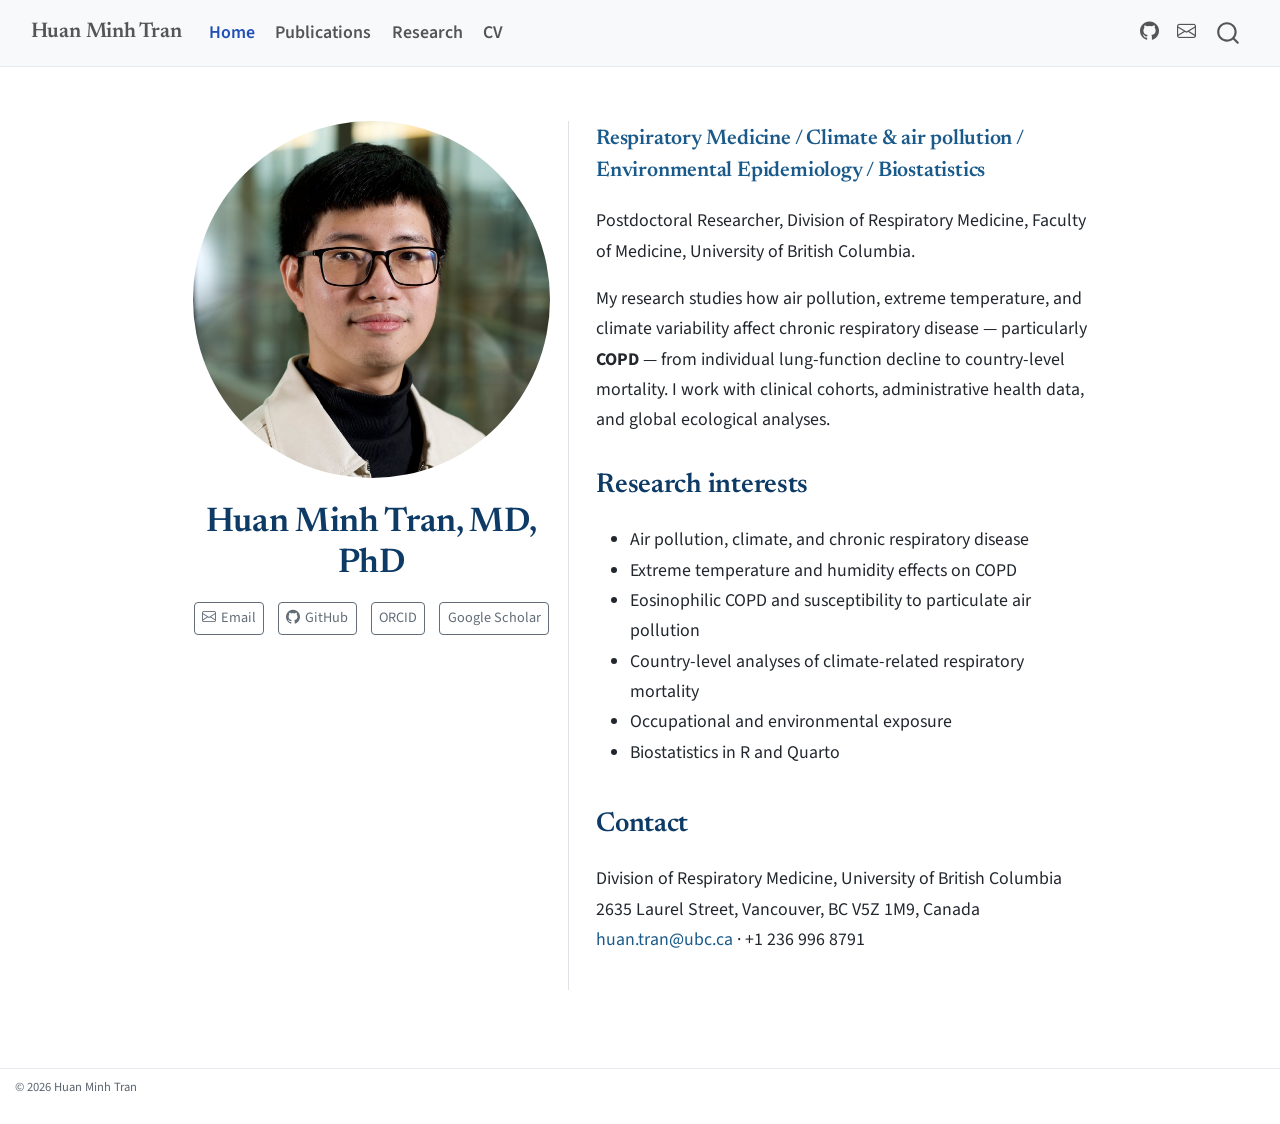
<file: index.html>
<!DOCTYPE html>
<html xmlns="http://www.w3.org/1999/xhtml" lang="en" xml:lang="en"><head>

<meta charset="utf-8">
<meta name="generator" content="quarto-1.9.38">

<meta name="viewport" content="width=device-width, initial-scale=1.0, user-scalable=yes">


<title>Huan Minh Tran, MD, PhD – Huan Minh Tran</title>
<style>
/* Default styles provided by pandoc.
** See https://pandoc.org/MANUAL.html#variables-for-html for config info.
*/
code{white-space: pre-wrap;}
span.smallcaps{font-variant: small-caps;}
div.columns{display: flex; gap: min(4vw, 1.5em);}
div.column{flex: auto; overflow-x: auto;}
div.hanging-indent{margin-left: 1.5em; text-indent: -1.5em;}
ul.task-list{list-style: none;}
ul.task-list li input[type="checkbox"] {
  width: 0.8em;
  margin: 0 0.8em 0.2em -1em; /* quarto-specific, see https://github.com/quarto-dev/quarto-cli/issues/4556 */ 
  vertical-align: middle;
}
</style>


<script src="site_libs/quarto-nav/quarto-nav.js"></script>
<script src="site_libs/quarto-nav/headroom.min.js"></script>
<script src="site_libs/clipboard/clipboard.min.js"></script>
<script src="site_libs/quarto-search/autocomplete.umd.js"></script>
<script src="site_libs/quarto-search/fuse.min.js"></script>
<script src="site_libs/quarto-search/quarto-search.js"></script>
<meta name="quarto:offset" content="./">
<script src="site_libs/quarto-html/quarto.js" type="module"></script>
<script src="site_libs/quarto-html/tabsets/tabsets.js" type="module"></script>
<script src="site_libs/quarto-html/popper.min.js"></script>
<script src="site_libs/quarto-html/tippy.umd.min.js"></script>
<link href="site_libs/quarto-html/tippy.css" rel="stylesheet">
<link href="site_libs/quarto-html/quarto-syntax-highlighting-15634bcf2e68342d4ad2dfa704d543f6.css" rel="stylesheet" id="quarto-text-highlighting-styles">
<script src="site_libs/bootstrap/bootstrap.min.js"></script>
<link href="site_libs/bootstrap/bootstrap-icons.css" rel="stylesheet">
<link href="site_libs/bootstrap/bootstrap-f1623cb938aee83da114aadb306b12ca.min.css" rel="stylesheet" append-hash="true" id="quarto-bootstrap" data-mode="light">
<script id="quarto-search-options" type="application/json">{
  "location": "navbar",
  "copy-button": false,
  "collapse-after": 3,
  "panel-placement": "end",
  "type": "overlay",
  "limit": 50,
  "keyboard-shortcut": [
    "f",
    "/",
    "s"
  ],
  "show-item-context": false,
  "language": {
    "search-no-results-text": "No results",
    "search-matching-documents-text": "matching documents",
    "search-copy-link-title": "Copy link to search",
    "search-hide-matches-text": "Hide additional matches",
    "search-more-match-text": "more match in this document",
    "search-more-matches-text": "more matches in this document",
    "search-clear-button-title": "Clear",
    "search-text-placeholder": "",
    "search-detached-cancel-button-title": "Cancel",
    "search-submit-button-title": "Submit",
    "search-label": "Search"
  }
}</script>
<link rel="stylesheet" href="https://unpkg.com/aos@2.3.4/dist/aos.css">


<link rel="stylesheet" href="styles.css">
</head>

<body class="nav-fixed fullcontent quarto-light">

<div id="quarto-search-results"></div>
  <header id="quarto-header" class="headroom fixed-top">
    <nav class="navbar navbar-expand-lg " data-bs-theme="dark">
      <div class="navbar-container container-fluid">
      <div class="navbar-brand-container mx-auto">
    <a class="navbar-brand" href="./index.html">
    <span class="navbar-title">Huan Minh Tran</span>
    </a>
  </div>
            <div id="quarto-search" class="" title="Search"></div>
          <button class="navbar-toggler" type="button" data-bs-toggle="collapse" data-bs-target="#navbarCollapse" aria-controls="navbarCollapse" role="menu" aria-expanded="false" aria-label="Toggle navigation" onclick="if (window.quartoToggleHeadroom) { window.quartoToggleHeadroom(); }">
  <span class="navbar-toggler-icon"></span>
</button>
          <div class="collapse navbar-collapse" id="navbarCollapse">
            <ul class="navbar-nav navbar-nav-scroll me-auto">
  <li class="nav-item">
    <a class="nav-link active" href="./index.html" aria-current="page"> 
<span class="menu-text">Home</span></a>
  </li>  
  <li class="nav-item">
    <a class="nav-link" href="./publications.html"> 
<span class="menu-text">Publications</span></a>
  </li>  
  <li class="nav-item">
    <a class="nav-link" href="./projects.html"> 
<span class="menu-text">Research</span></a>
  </li>  
  <li class="nav-item">
    <a class="nav-link" href="./cv.html"> 
<span class="menu-text">CV</span></a>
  </li>  
</ul>
            <ul class="navbar-nav navbar-nav-scroll ms-auto">
  <li class="nav-item compact">
    <a class="nav-link" href="https://github.com/huantranUBC"> <i class="bi bi-github" role="img">
</i> 
<span class="menu-text"></span></a>
  </li>  
  <li class="nav-item compact">
    <a class="nav-link" href="mailto:huan.tran@ubc.ca"> <i class="bi bi-envelope" role="img">
</i> 
<span class="menu-text"></span></a>
  </li>  
</ul>
          </div> <!-- /navcollapse -->
            <div class="quarto-navbar-tools">
</div>
      </div> <!-- /container-fluid -->
    </nav>
</header>
<!-- content -->
<div id="quarto-content" class="quarto-container page-columns page-rows-contents page-layout-article page-navbar">
<!-- sidebar -->
<!-- margin-sidebar -->
    
<!-- main -->
<div class="quarto-about-trestles">
  <div class="about-entity">
    <img src="assets/profile.jpg" class="about-image
  round " style="height: 20em; width: 20em;">
<header id="title-block-header" class="quarto-title-block default">
<div class="quarto-title">
<h1 class="title">Huan Minh Tran, MD, PhD</h1>
</div>
<div class="quarto-title-meta">
  </div>
</header>
    <div class="about-links">
  <a href="mailto:huan.tran@ubc.ca" class="about-link" rel="" target="">
    <i class="bi bi-envelope"></i>
     <span class="about-link-text">Email</span>
  </a>
  <a href="https://github.com/huantranUBC" class="about-link" rel="" target="">
    <i class="bi bi-github"></i>
     <span class="about-link-text">GitHub</span>
  </a>
  <a href="https://orcid.org/0000-0002-6415-8021" class="about-link" rel="" target="">
     <span class="about-link-text">ORCID</span>
  </a>
  <a href="https://scholar.google.com/citations?user=OsfxbQsAAAAJ&amp;hl=en" class="about-link" rel="" target="">
     <span class="about-link-text">Google Scholar</span>
  </a>
</div>
  </div>
  <div class="about-contents"><main class="content" id="quarto-document-content">
<div class="tagline">
<p>Respiratory Medicine / Climate &amp; air pollution / Environmental Epidemiology / Biostatistics</p>
</div>
<p>Postdoctoral Researcher, Division of Respiratory Medicine, Faculty of Medicine, University of British Columbia.</p>
<p>My research studies how air pollution, extreme temperature, and climate variability affect chronic respiratory disease — particularly <strong>COPD</strong> — from individual lung-function decline to country-level mortality. I work with clinical cohorts, administrative health data, and global ecological analyses.</p>
<section id="research-interests" class="level2">
<h2 data-anchor-id="research-interests">Research interests</h2>
<ul>
<li>Air pollution, climate, and chronic respiratory disease</li>
<li>Extreme temperature and humidity effects on COPD</li>
<li>Eosinophilic COPD and susceptibility to particulate air pollution</li>
<li>Country-level analyses of climate-related respiratory mortality</li>
<li>Occupational and environmental exposure</li>
<li>Biostatistics in R and Quarto</li>
</ul>
</section>
<section id="contact" class="level2">
<h2 data-anchor-id="contact">Contact</h2>
<p>Division of Respiratory Medicine, University of British Columbia<br>
2635 Laurel Street, Vancouver, BC V5Z 1M9, Canada<br>
<a href="mailto:huan.tran@ubc.ca">huan.tran@ubc.ca</a> · +1 236 996 8791</p>


</section>
</main></div>
</div>
 <!-- /main -->
<script id="quarto-html-after-body" type="application/javascript">
  window.document.addEventListener("DOMContentLoaded", function (event) {
    const isCodeAnnotation = (el) => {
      for (const clz of el.classList) {
        if (clz.startsWith('code-annotation-')) {                     
          return true;
        }
      }
      return false;
    }
    const onCopySuccess = function(e) {
      // button target
      const button = e.trigger;
      // don't keep focus
      button.blur();
      // flash "checked"
      button.classList.add('code-copy-button-checked');
      var currentTitle = button.getAttribute("title");
      button.setAttribute("title", "Copied!");
      let tooltip;
      if (window.bootstrap) {
        button.setAttribute("data-bs-toggle", "tooltip");
        button.setAttribute("data-bs-placement", "left");
        button.setAttribute("data-bs-title", "Copied!");
        tooltip = new bootstrap.Tooltip(button, 
          { trigger: "manual", 
            customClass: "code-copy-button-tooltip",
            offset: [0, -8]});
        tooltip.show();    
      }
      setTimeout(function() {
        if (tooltip) {
          tooltip.hide();
          button.removeAttribute("data-bs-title");
          button.removeAttribute("data-bs-toggle");
          button.removeAttribute("data-bs-placement");
        }
        button.setAttribute("title", currentTitle);
        button.classList.remove('code-copy-button-checked');
      }, 1000);
      // clear code selection
      e.clearSelection();
    }
    const getTextToCopy = function(trigger) {
      const outerScaffold = trigger.parentElement.cloneNode(true);
      const codeEl = outerScaffold.querySelector('code');
      for (const childEl of codeEl.children) {
        if (isCodeAnnotation(childEl)) {
          childEl.remove();
        }
      }
      return codeEl.innerText;
    }
    const clipboard = new window.ClipboardJS('.code-copy-button:not([data-in-quarto-modal])', {
      text: getTextToCopy
    });
    clipboard.on('success', onCopySuccess);
    if (window.document.getElementById('quarto-embedded-source-code-modal')) {
      const clipboardModal = new window.ClipboardJS('.code-copy-button[data-in-quarto-modal]', {
        text: getTextToCopy,
        container: window.document.getElementById('quarto-embedded-source-code-modal')
      });
      clipboardModal.on('success', onCopySuccess);
    }
      var localhostRegex = new RegExp(/^(?:http|https):\/\/localhost\:?[0-9]*\//);
      var mailtoRegex = new RegExp(/^mailto:/);
        var filterRegex = new RegExp("https:\/\/huantranUBC\.github\.io\/huan-research-site");
      var isInternal = (href) => {
          return filterRegex.test(href) || localhostRegex.test(href) || mailtoRegex.test(href);
      }
      // Inspect non-navigation links and adorn them if external
     var links = window.document.querySelectorAll('a[href]:not(.nav-link):not(.navbar-brand):not(.toc-action):not(.sidebar-link):not(.sidebar-item-toggle):not(.pagination-link):not(.no-external):not([aria-hidden]):not(.dropdown-item):not(.quarto-navigation-tool):not(.about-link)');
      for (var i=0; i<links.length; i++) {
        const link = links[i];
        if (!isInternal(link.href)) {
          // undo the damage that might have been done by quarto-nav.js in the case of
          // links that we want to consider external
          if (link.dataset.originalHref !== undefined) {
            link.href = link.dataset.originalHref;
          }
        }
      }
    function tippyHover(el, contentFn, onTriggerFn, onUntriggerFn) {
      const config = {
        allowHTML: true,
        maxWidth: 500,
        delay: 100,
        arrow: false,
        appendTo: function(el) {
            return el.parentElement;
        },
        interactive: true,
        interactiveBorder: 10,
        theme: 'quarto',
        placement: 'bottom-start',
      };
      if (contentFn) {
        config.content = contentFn;
      }
      if (onTriggerFn) {
        config.onTrigger = onTriggerFn;
      }
      if (onUntriggerFn) {
        config.onUntrigger = onUntriggerFn;
      }
      window.tippy(el, config); 
    }
    const noterefs = window.document.querySelectorAll('a[role="doc-noteref"]');
    for (var i=0; i<noterefs.length; i++) {
      const ref = noterefs[i];
      tippyHover(ref, function() {
        // use id or data attribute instead here
        let href = ref.getAttribute('data-footnote-href') || ref.getAttribute('href');
        try { href = new URL(href).hash; } catch {}
        const id = href.replace(/^#\/?/, "");
        const note = window.document.getElementById(id);
        if (note) {
          return note.innerHTML;
        } else {
          return "";
        }
      });
    }
    const xrefs = window.document.querySelectorAll('a.quarto-xref');
    const processXRef = (id, note) => {
      // Strip column container classes
      const stripColumnClz = (el) => {
        el.classList.remove("page-full", "page-columns");
        if (el.children) {
          for (const child of el.children) {
            stripColumnClz(child);
          }
        }
      }
      stripColumnClz(note)
      if (id === null || id.startsWith('sec-')) {
        // Special case sections, only their first couple elements
        const container = document.createElement("div");
        if (note.children && note.children.length > 2) {
          container.appendChild(note.children[0].cloneNode(true));
          for (let i = 1; i < note.children.length; i++) {
            const child = note.children[i];
            if (child.tagName === "P" && child.innerText === "") {
              continue;
            } else {
              container.appendChild(child.cloneNode(true));
              break;
            }
          }
          if (window.Quarto?.typesetMath) {
            window.Quarto.typesetMath(container);
          }
          return container.innerHTML
        } else {
          if (window.Quarto?.typesetMath) {
            window.Quarto.typesetMath(note);
          }
          return note.innerHTML;
        }
      } else {
        // Remove any anchor links if they are present
        const anchorLink = note.querySelector('a.anchorjs-link');
        if (anchorLink) {
          anchorLink.remove();
        }
        if (window.Quarto?.typesetMath) {
          window.Quarto.typesetMath(note);
        }
        if (note.classList.contains("callout")) {
          return note.outerHTML;
        } else {
          return note.innerHTML;
        }
      }
    }
    for (var i=0; i<xrefs.length; i++) {
      const xref = xrefs[i];
      tippyHover(xref, undefined, function(instance) {
        instance.disable();
        let url = xref.getAttribute('href');
        let hash = undefined; 
        if (url.startsWith('#')) {
          hash = url;
        } else {
          try { hash = new URL(url).hash; } catch {}
        }
        if (hash) {
          const id = hash.replace(/^#\/?/, "");
          const note = window.document.getElementById(id);
          if (note !== null) {
            try {
              const html = processXRef(id, note.cloneNode(true));
              instance.setContent(html);
            } finally {
              instance.enable();
              instance.show();
            }
          } else {
            // See if we can fetch this
            fetch(url.split('#')[0])
            .then(res => res.text())
            .then(html => {
              const parser = new DOMParser();
              const htmlDoc = parser.parseFromString(html, "text/html");
              const note = htmlDoc.getElementById(id);
              if (note !== null) {
                const html = processXRef(id, note);
                instance.setContent(html);
              } 
            }).finally(() => {
              instance.enable();
              instance.show();
            });
          }
        } else {
          // See if we can fetch a full url (with no hash to target)
          // This is a special case and we should probably do some content thinning / targeting
          fetch(url)
          .then(res => res.text())
          .then(html => {
            const parser = new DOMParser();
            const htmlDoc = parser.parseFromString(html, "text/html");
            const note = htmlDoc.querySelector('main.content');
            if (note !== null) {
              // This should only happen for chapter cross references
              // (since there is no id in the URL)
              // remove the first header
              if (note.children.length > 0 && note.children[0].tagName === "HEADER") {
                note.children[0].remove();
              }
              const html = processXRef(null, note);
              instance.setContent(html);
            } 
          }).finally(() => {
            instance.enable();
            instance.show();
          });
        }
      }, function(instance) {
      });
    }
        let selectedAnnoteEl;
        const selectorForAnnotation = ( cell, annotation) => {
          let cellAttr = 'data-code-cell="' + cell + '"';
          let lineAttr = 'data-code-annotation="' +  annotation + '"';
          const selector = 'span[' + cellAttr + '][' + lineAttr + ']';
          return selector;
        }
        const selectCodeLines = (annoteEl) => {
          const doc = window.document;
          const targetCell = annoteEl.getAttribute("data-target-cell");
          const targetAnnotation = annoteEl.getAttribute("data-target-annotation");
          const annoteSpan = window.document.querySelector(selectorForAnnotation(targetCell, targetAnnotation));
          const lines = annoteSpan.getAttribute("data-code-lines").split(",");
          const lineIds = lines.map((line) => {
            return targetCell + "-" + line;
          })
          let top = null;
          let height = null;
          let parent = null;
          if (lineIds.length > 0) {
              //compute the position of the single el (top and bottom and make a div)
              const el = window.document.getElementById(lineIds[0]);
              top = el.offsetTop;
              height = el.offsetHeight;
              parent = el.parentElement.parentElement;
            if (lineIds.length > 1) {
              const lastEl = window.document.getElementById(lineIds[lineIds.length - 1]);
              const bottom = lastEl.offsetTop + lastEl.offsetHeight;
              height = bottom - top;
            }
            if (top !== null && height !== null && parent !== null) {
              // cook up a div (if necessary) and position it 
              let div = window.document.getElementById("code-annotation-line-highlight");
              if (div === null) {
                div = window.document.createElement("div");
                div.setAttribute("id", "code-annotation-line-highlight");
                div.style.position = 'absolute';
                parent.appendChild(div);
              }
              div.style.top = top - 2 + "px";
              div.style.height = height + 4 + "px";
              div.style.left = 0;
              let gutterDiv = window.document.getElementById("code-annotation-line-highlight-gutter");
              if (gutterDiv === null) {
                gutterDiv = window.document.createElement("div");
                gutterDiv.setAttribute("id", "code-annotation-line-highlight-gutter");
                gutterDiv.style.position = 'absolute';
                const codeCell = window.document.getElementById(targetCell);
                const gutter = codeCell.querySelector('.code-annotation-gutter');
                gutter.appendChild(gutterDiv);
              }
              gutterDiv.style.top = top - 2 + "px";
              gutterDiv.style.height = height + 4 + "px";
            }
            selectedAnnoteEl = annoteEl;
          }
        };
        const unselectCodeLines = () => {
          const elementsIds = ["code-annotation-line-highlight", "code-annotation-line-highlight-gutter"];
          elementsIds.forEach((elId) => {
            const div = window.document.getElementById(elId);
            if (div) {
              div.remove();
            }
          });
          selectedAnnoteEl = undefined;
        };
          // Handle positioning of the toggle
      window.addEventListener(
        "resize",
        throttle(() => {
          elRect = undefined;
          if (selectedAnnoteEl) {
            selectCodeLines(selectedAnnoteEl);
          }
        }, 10)
      );
      function throttle(fn, ms) {
      let throttle = false;
      let timer;
        return (...args) => {
          if(!throttle) { // first call gets through
              fn.apply(this, args);
              throttle = true;
          } else { // all the others get throttled
              if(timer) clearTimeout(timer); // cancel #2
              timer = setTimeout(() => {
                fn.apply(this, args);
                timer = throttle = false;
              }, ms);
          }
        };
      }
        // Attach click handler to the DT
        const annoteDls = window.document.querySelectorAll('dt[data-target-cell]');
        for (const annoteDlNode of annoteDls) {
          annoteDlNode.addEventListener('click', (event) => {
            const clickedEl = event.target;
            if (clickedEl !== selectedAnnoteEl) {
              unselectCodeLines();
              const activeEl = window.document.querySelector('dt[data-target-cell].code-annotation-active');
              if (activeEl) {
                activeEl.classList.remove('code-annotation-active');
              }
              selectCodeLines(clickedEl);
              clickedEl.classList.add('code-annotation-active');
            } else {
              // Unselect the line
              unselectCodeLines();
              clickedEl.classList.remove('code-annotation-active');
            }
          });
        }
    const findCites = (el) => {
      const parentEl = el.parentElement;
      if (parentEl) {
        const cites = parentEl.dataset.cites;
        if (cites) {
          return {
            el,
            cites: cites.split(' ')
          };
        } else {
          return findCites(el.parentElement)
        }
      } else {
        return undefined;
      }
    };
    var bibliorefs = window.document.querySelectorAll('a[role="doc-biblioref"]');
    for (var i=0; i<bibliorefs.length; i++) {
      const ref = bibliorefs[i];
      const citeInfo = findCites(ref);
      if (citeInfo) {
        tippyHover(citeInfo.el, function() {
          var popup = window.document.createElement('div');
          citeInfo.cites.forEach(function(cite) {
            var citeDiv = window.document.createElement('div');
            citeDiv.classList.add('hanging-indent');
            citeDiv.classList.add('csl-entry');
            var biblioDiv = window.document.getElementById('ref-' + cite);
            if (biblioDiv) {
              citeDiv.innerHTML = biblioDiv.innerHTML;
            }
            popup.appendChild(citeDiv);
          });
          return popup.innerHTML;
        });
      }
    }
  });
  </script>
</div> <!-- /content -->
<footer class="footer">
  <div class="nav-footer">
    <div class="nav-footer-left">
<p>© 2026 Huan Minh Tran</p>
</div>   
    <div class="nav-footer-center">
      &nbsp;
    </div>
    <div class="nav-footer-right">
      &nbsp;
    </div>
  </div>
</footer>
<script src="https://unpkg.com/aos@2.3.4/dist/aos.js"></script>
<script>
  document.addEventListener('DOMContentLoaded', function () {
    // Animate-on-scroll: tag section headers and publication cards
    document.querySelectorAll(
      'main h2, main h3, .publications ul > li'
    ).forEach(function (el) {
      el.setAttribute('data-aos', 'fade-up');
      el.setAttribute('data-aos-duration', '600');
    });
    if (window.AOS) AOS.init({ once: true, offset: 60 });
  });
</script>




</body></html>
</file>
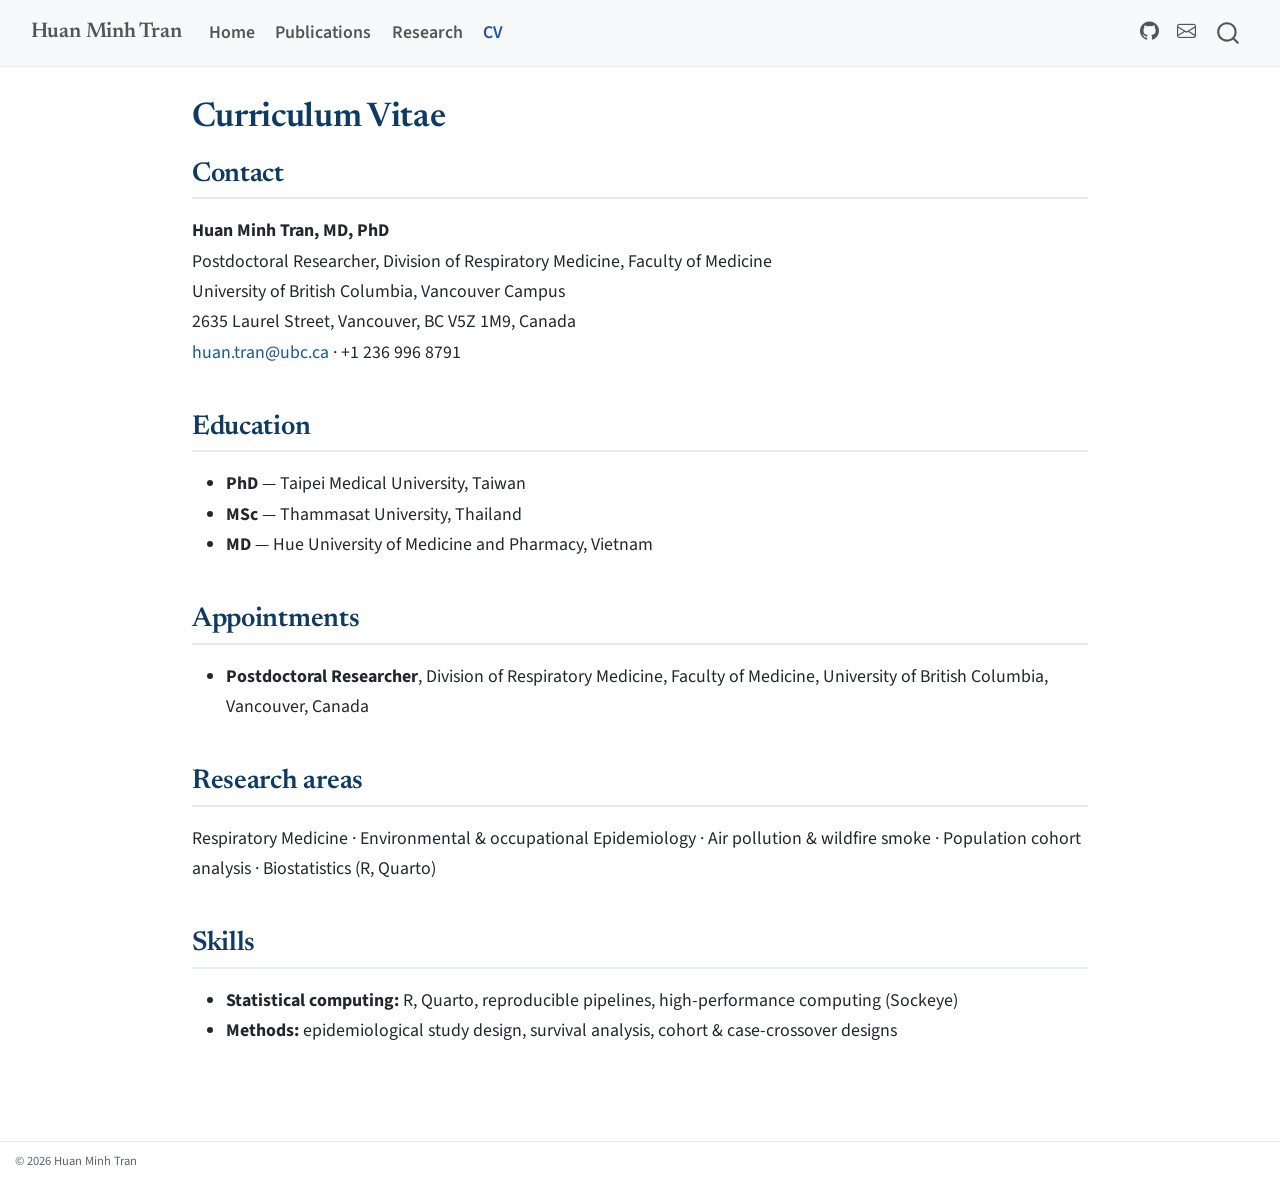
<file: cv.html>
<!DOCTYPE html>
<html xmlns="http://www.w3.org/1999/xhtml" lang="en" xml:lang="en"><head>

<meta charset="utf-8">
<meta name="generator" content="quarto-1.9.38">

<meta name="viewport" content="width=device-width, initial-scale=1.0, user-scalable=yes">


<title>Curriculum Vitae – Huan Minh Tran</title>
<style>
/* Default styles provided by pandoc.
** See https://pandoc.org/MANUAL.html#variables-for-html for config info.
*/
code{white-space: pre-wrap;}
span.smallcaps{font-variant: small-caps;}
div.columns{display: flex; gap: min(4vw, 1.5em);}
div.column{flex: auto; overflow-x: auto;}
div.hanging-indent{margin-left: 1.5em; text-indent: -1.5em;}
ul.task-list{list-style: none;}
ul.task-list li input[type="checkbox"] {
  width: 0.8em;
  margin: 0 0.8em 0.2em -1em; /* quarto-specific, see https://github.com/quarto-dev/quarto-cli/issues/4556 */ 
  vertical-align: middle;
}
</style>


<script src="site_libs/quarto-nav/quarto-nav.js"></script>
<script src="site_libs/quarto-nav/headroom.min.js"></script>
<script src="site_libs/clipboard/clipboard.min.js"></script>
<script src="site_libs/quarto-search/autocomplete.umd.js"></script>
<script src="site_libs/quarto-search/fuse.min.js"></script>
<script src="site_libs/quarto-search/quarto-search.js"></script>
<meta name="quarto:offset" content="./">
<script src="site_libs/quarto-html/quarto.js" type="module"></script>
<script src="site_libs/quarto-html/tabsets/tabsets.js" type="module"></script>
<script src="site_libs/quarto-html/popper.min.js"></script>
<script src="site_libs/quarto-html/tippy.umd.min.js"></script>
<script src="site_libs/quarto-html/anchor.min.js"></script>
<link href="site_libs/quarto-html/tippy.css" rel="stylesheet">
<link href="site_libs/quarto-html/quarto-syntax-highlighting-15634bcf2e68342d4ad2dfa704d543f6.css" rel="stylesheet" id="quarto-text-highlighting-styles">
<script src="site_libs/bootstrap/bootstrap.min.js"></script>
<link href="site_libs/bootstrap/bootstrap-icons.css" rel="stylesheet">
<link href="site_libs/bootstrap/bootstrap-f1623cb938aee83da114aadb306b12ca.min.css" rel="stylesheet" append-hash="true" id="quarto-bootstrap" data-mode="light">
<script id="quarto-search-options" type="application/json">{
  "location": "navbar",
  "copy-button": false,
  "collapse-after": 3,
  "panel-placement": "end",
  "type": "overlay",
  "limit": 50,
  "keyboard-shortcut": [
    "f",
    "/",
    "s"
  ],
  "show-item-context": false,
  "language": {
    "search-no-results-text": "No results",
    "search-matching-documents-text": "matching documents",
    "search-copy-link-title": "Copy link to search",
    "search-hide-matches-text": "Hide additional matches",
    "search-more-match-text": "more match in this document",
    "search-more-matches-text": "more matches in this document",
    "search-clear-button-title": "Clear",
    "search-text-placeholder": "",
    "search-detached-cancel-button-title": "Cancel",
    "search-submit-button-title": "Submit",
    "search-label": "Search"
  }
}</script>
<link rel="stylesheet" href="https://unpkg.com/aos@2.3.4/dist/aos.css">


<link rel="stylesheet" href="styles.css">
</head>

<body class="nav-fixed fullcontent quarto-light">

<div id="quarto-search-results"></div>
  <header id="quarto-header" class="headroom fixed-top">
    <nav class="navbar navbar-expand-lg " data-bs-theme="dark">
      <div class="navbar-container container-fluid">
      <div class="navbar-brand-container mx-auto">
    <a class="navbar-brand" href="./index.html">
    <span class="navbar-title">Huan Minh Tran</span>
    </a>
  </div>
            <div id="quarto-search" class="" title="Search"></div>
          <button class="navbar-toggler" type="button" data-bs-toggle="collapse" data-bs-target="#navbarCollapse" aria-controls="navbarCollapse" role="menu" aria-expanded="false" aria-label="Toggle navigation" onclick="if (window.quartoToggleHeadroom) { window.quartoToggleHeadroom(); }">
  <span class="navbar-toggler-icon"></span>
</button>
          <div class="collapse navbar-collapse" id="navbarCollapse">
            <ul class="navbar-nav navbar-nav-scroll me-auto">
  <li class="nav-item">
    <a class="nav-link" href="./index.html"> 
<span class="menu-text">Home</span></a>
  </li>  
  <li class="nav-item">
    <a class="nav-link" href="./publications.html"> 
<span class="menu-text">Publications</span></a>
  </li>  
  <li class="nav-item">
    <a class="nav-link" href="./projects.html"> 
<span class="menu-text">Research</span></a>
  </li>  
  <li class="nav-item">
    <a class="nav-link active" href="./cv.html" aria-current="page"> 
<span class="menu-text">CV</span></a>
  </li>  
</ul>
            <ul class="navbar-nav navbar-nav-scroll ms-auto">
  <li class="nav-item compact">
    <a class="nav-link" href="https://github.com/huantranUBC"> <i class="bi bi-github" role="img">
</i> 
<span class="menu-text"></span></a>
  </li>  
  <li class="nav-item compact">
    <a class="nav-link" href="mailto:huan.tran@ubc.ca"> <i class="bi bi-envelope" role="img">
</i> 
<span class="menu-text"></span></a>
  </li>  
</ul>
          </div> <!-- /navcollapse -->
            <div class="quarto-navbar-tools">
</div>
      </div> <!-- /container-fluid -->
    </nav>
</header>
<!-- content -->
<div id="quarto-content" class="quarto-container page-columns page-rows-contents page-layout-article page-navbar">
<!-- sidebar -->
<!-- margin-sidebar -->
    
<!-- main -->
<main class="content" id="quarto-document-content">

<header id="title-block-header" class="quarto-title-block default">
<div class="quarto-title">
<h1 class="title">Curriculum Vitae</h1>
</div>



<div class="quarto-title-meta">

    
  
    
  </div>
  


</header>


<!-- Optionally link a PDF CV: place cv.pdf in assets/ and uncomment below -->
<!-- [{{< fa file-pdf >}} Download full CV (PDF)](assets/cv.pdf){.btn .btn-outline-primary} -->
<section id="contact" class="level2">
<h2 class="anchored" data-anchor-id="contact">Contact</h2>
<p><strong>Huan Minh Tran, MD, PhD</strong><br>
Postdoctoral Researcher, Division of Respiratory Medicine, Faculty of Medicine<br>
University of British Columbia, Vancouver Campus<br>
2635 Laurel Street, Vancouver, BC V5Z 1M9, Canada<br>
<a href="mailto:huan.tran@ubc.ca">huan.tran@ubc.ca</a> · +1 236 996 8791</p>
</section>
<section id="education" class="level2">
<h2 class="anchored" data-anchor-id="education">Education</h2>
<ul>
<li><strong>PhD</strong> — Taipei Medical University, Taiwan</li>
<li><strong>MSc</strong> — Thammasat University, Thailand</li>
<li><strong>MD</strong> — Hue University of Medicine and Pharmacy, Vietnam</li>
</ul>
</section>
<section id="appointments" class="level2">
<h2 class="anchored" data-anchor-id="appointments">Appointments</h2>
<ul>
<li><strong>Postdoctoral Researcher</strong>, Division of Respiratory Medicine, Faculty of Medicine, University of British Columbia, Vancouver, Canada</li>
</ul>
</section>
<section id="research-areas" class="level2">
<h2 class="anchored" data-anchor-id="research-areas">Research areas</h2>
<p>Respiratory Medicine · Environmental &amp; occupational Epidemiology · Air pollution &amp; wildfire smoke · Population cohort analysis · Biostatistics (R, Quarto)</p>
</section>
<section id="skills" class="level2">
<h2 class="anchored" data-anchor-id="skills">Skills</h2>
<ul>
<li><strong>Statistical computing:</strong> R, Quarto, reproducible pipelines, high-performance computing (Sockeye)</li>
<li><strong>Methods:</strong> epidemiological study design, survival analysis, cohort &amp; case-crossover designs</li>
</ul>
<!-- TODO: add grants, awards, teaching, presentations as desired -->


</section>

</main> <!-- /main -->
<script id="quarto-html-after-body" type="application/javascript">
  window.document.addEventListener("DOMContentLoaded", function (event) {
    const icon = "";
    const anchorJS = new window.AnchorJS();
    anchorJS.options = {
      placement: 'right',
      icon: icon
    };
    anchorJS.add('.anchored');
    const isCodeAnnotation = (el) => {
      for (const clz of el.classList) {
        if (clz.startsWith('code-annotation-')) {                     
          return true;
        }
      }
      return false;
    }
    const onCopySuccess = function(e) {
      // button target
      const button = e.trigger;
      // don't keep focus
      button.blur();
      // flash "checked"
      button.classList.add('code-copy-button-checked');
      var currentTitle = button.getAttribute("title");
      button.setAttribute("title", "Copied!");
      let tooltip;
      if (window.bootstrap) {
        button.setAttribute("data-bs-toggle", "tooltip");
        button.setAttribute("data-bs-placement", "left");
        button.setAttribute("data-bs-title", "Copied!");
        tooltip = new bootstrap.Tooltip(button, 
          { trigger: "manual", 
            customClass: "code-copy-button-tooltip",
            offset: [0, -8]});
        tooltip.show();    
      }
      setTimeout(function() {
        if (tooltip) {
          tooltip.hide();
          button.removeAttribute("data-bs-title");
          button.removeAttribute("data-bs-toggle");
          button.removeAttribute("data-bs-placement");
        }
        button.setAttribute("title", currentTitle);
        button.classList.remove('code-copy-button-checked');
      }, 1000);
      // clear code selection
      e.clearSelection();
    }
    const getTextToCopy = function(trigger) {
      const outerScaffold = trigger.parentElement.cloneNode(true);
      const codeEl = outerScaffold.querySelector('code');
      for (const childEl of codeEl.children) {
        if (isCodeAnnotation(childEl)) {
          childEl.remove();
        }
      }
      return codeEl.innerText;
    }
    const clipboard = new window.ClipboardJS('.code-copy-button:not([data-in-quarto-modal])', {
      text: getTextToCopy
    });
    clipboard.on('success', onCopySuccess);
    if (window.document.getElementById('quarto-embedded-source-code-modal')) {
      const clipboardModal = new window.ClipboardJS('.code-copy-button[data-in-quarto-modal]', {
        text: getTextToCopy,
        container: window.document.getElementById('quarto-embedded-source-code-modal')
      });
      clipboardModal.on('success', onCopySuccess);
    }
      var localhostRegex = new RegExp(/^(?:http|https):\/\/localhost\:?[0-9]*\//);
      var mailtoRegex = new RegExp(/^mailto:/);
        var filterRegex = new RegExp("https:\/\/huantranUBC\.github\.io\/huan-research-site");
      var isInternal = (href) => {
          return filterRegex.test(href) || localhostRegex.test(href) || mailtoRegex.test(href);
      }
      // Inspect non-navigation links and adorn them if external
     var links = window.document.querySelectorAll('a[href]:not(.nav-link):not(.navbar-brand):not(.toc-action):not(.sidebar-link):not(.sidebar-item-toggle):not(.pagination-link):not(.no-external):not([aria-hidden]):not(.dropdown-item):not(.quarto-navigation-tool):not(.about-link)');
      for (var i=0; i<links.length; i++) {
        const link = links[i];
        if (!isInternal(link.href)) {
          // undo the damage that might have been done by quarto-nav.js in the case of
          // links that we want to consider external
          if (link.dataset.originalHref !== undefined) {
            link.href = link.dataset.originalHref;
          }
        }
      }
    function tippyHover(el, contentFn, onTriggerFn, onUntriggerFn) {
      const config = {
        allowHTML: true,
        maxWidth: 500,
        delay: 100,
        arrow: false,
        appendTo: function(el) {
            return el.parentElement;
        },
        interactive: true,
        interactiveBorder: 10,
        theme: 'quarto',
        placement: 'bottom-start',
      };
      if (contentFn) {
        config.content = contentFn;
      }
      if (onTriggerFn) {
        config.onTrigger = onTriggerFn;
      }
      if (onUntriggerFn) {
        config.onUntrigger = onUntriggerFn;
      }
      window.tippy(el, config); 
    }
    const noterefs = window.document.querySelectorAll('a[role="doc-noteref"]');
    for (var i=0; i<noterefs.length; i++) {
      const ref = noterefs[i];
      tippyHover(ref, function() {
        // use id or data attribute instead here
        let href = ref.getAttribute('data-footnote-href') || ref.getAttribute('href');
        try { href = new URL(href).hash; } catch {}
        const id = href.replace(/^#\/?/, "");
        const note = window.document.getElementById(id);
        if (note) {
          return note.innerHTML;
        } else {
          return "";
        }
      });
    }
    const xrefs = window.document.querySelectorAll('a.quarto-xref');
    const processXRef = (id, note) => {
      // Strip column container classes
      const stripColumnClz = (el) => {
        el.classList.remove("page-full", "page-columns");
        if (el.children) {
          for (const child of el.children) {
            stripColumnClz(child);
          }
        }
      }
      stripColumnClz(note)
      if (id === null || id.startsWith('sec-')) {
        // Special case sections, only their first couple elements
        const container = document.createElement("div");
        if (note.children && note.children.length > 2) {
          container.appendChild(note.children[0].cloneNode(true));
          for (let i = 1; i < note.children.length; i++) {
            const child = note.children[i];
            if (child.tagName === "P" && child.innerText === "") {
              continue;
            } else {
              container.appendChild(child.cloneNode(true));
              break;
            }
          }
          if (window.Quarto?.typesetMath) {
            window.Quarto.typesetMath(container);
          }
          return container.innerHTML
        } else {
          if (window.Quarto?.typesetMath) {
            window.Quarto.typesetMath(note);
          }
          return note.innerHTML;
        }
      } else {
        // Remove any anchor links if they are present
        const anchorLink = note.querySelector('a.anchorjs-link');
        if (anchorLink) {
          anchorLink.remove();
        }
        if (window.Quarto?.typesetMath) {
          window.Quarto.typesetMath(note);
        }
        if (note.classList.contains("callout")) {
          return note.outerHTML;
        } else {
          return note.innerHTML;
        }
      }
    }
    for (var i=0; i<xrefs.length; i++) {
      const xref = xrefs[i];
      tippyHover(xref, undefined, function(instance) {
        instance.disable();
        let url = xref.getAttribute('href');
        let hash = undefined; 
        if (url.startsWith('#')) {
          hash = url;
        } else {
          try { hash = new URL(url).hash; } catch {}
        }
        if (hash) {
          const id = hash.replace(/^#\/?/, "");
          const note = window.document.getElementById(id);
          if (note !== null) {
            try {
              const html = processXRef(id, note.cloneNode(true));
              instance.setContent(html);
            } finally {
              instance.enable();
              instance.show();
            }
          } else {
            // See if we can fetch this
            fetch(url.split('#')[0])
            .then(res => res.text())
            .then(html => {
              const parser = new DOMParser();
              const htmlDoc = parser.parseFromString(html, "text/html");
              const note = htmlDoc.getElementById(id);
              if (note !== null) {
                const html = processXRef(id, note);
                instance.setContent(html);
              } 
            }).finally(() => {
              instance.enable();
              instance.show();
            });
          }
        } else {
          // See if we can fetch a full url (with no hash to target)
          // This is a special case and we should probably do some content thinning / targeting
          fetch(url)
          .then(res => res.text())
          .then(html => {
            const parser = new DOMParser();
            const htmlDoc = parser.parseFromString(html, "text/html");
            const note = htmlDoc.querySelector('main.content');
            if (note !== null) {
              // This should only happen for chapter cross references
              // (since there is no id in the URL)
              // remove the first header
              if (note.children.length > 0 && note.children[0].tagName === "HEADER") {
                note.children[0].remove();
              }
              const html = processXRef(null, note);
              instance.setContent(html);
            } 
          }).finally(() => {
            instance.enable();
            instance.show();
          });
        }
      }, function(instance) {
      });
    }
        let selectedAnnoteEl;
        const selectorForAnnotation = ( cell, annotation) => {
          let cellAttr = 'data-code-cell="' + cell + '"';
          let lineAttr = 'data-code-annotation="' +  annotation + '"';
          const selector = 'span[' + cellAttr + '][' + lineAttr + ']';
          return selector;
        }
        const selectCodeLines = (annoteEl) => {
          const doc = window.document;
          const targetCell = annoteEl.getAttribute("data-target-cell");
          const targetAnnotation = annoteEl.getAttribute("data-target-annotation");
          const annoteSpan = window.document.querySelector(selectorForAnnotation(targetCell, targetAnnotation));
          const lines = annoteSpan.getAttribute("data-code-lines").split(",");
          const lineIds = lines.map((line) => {
            return targetCell + "-" + line;
          })
          let top = null;
          let height = null;
          let parent = null;
          if (lineIds.length > 0) {
              //compute the position of the single el (top and bottom and make a div)
              const el = window.document.getElementById(lineIds[0]);
              top = el.offsetTop;
              height = el.offsetHeight;
              parent = el.parentElement.parentElement;
            if (lineIds.length > 1) {
              const lastEl = window.document.getElementById(lineIds[lineIds.length - 1]);
              const bottom = lastEl.offsetTop + lastEl.offsetHeight;
              height = bottom - top;
            }
            if (top !== null && height !== null && parent !== null) {
              // cook up a div (if necessary) and position it 
              let div = window.document.getElementById("code-annotation-line-highlight");
              if (div === null) {
                div = window.document.createElement("div");
                div.setAttribute("id", "code-annotation-line-highlight");
                div.style.position = 'absolute';
                parent.appendChild(div);
              }
              div.style.top = top - 2 + "px";
              div.style.height = height + 4 + "px";
              div.style.left = 0;
              let gutterDiv = window.document.getElementById("code-annotation-line-highlight-gutter");
              if (gutterDiv === null) {
                gutterDiv = window.document.createElement("div");
                gutterDiv.setAttribute("id", "code-annotation-line-highlight-gutter");
                gutterDiv.style.position = 'absolute';
                const codeCell = window.document.getElementById(targetCell);
                const gutter = codeCell.querySelector('.code-annotation-gutter');
                gutter.appendChild(gutterDiv);
              }
              gutterDiv.style.top = top - 2 + "px";
              gutterDiv.style.height = height + 4 + "px";
            }
            selectedAnnoteEl = annoteEl;
          }
        };
        const unselectCodeLines = () => {
          const elementsIds = ["code-annotation-line-highlight", "code-annotation-line-highlight-gutter"];
          elementsIds.forEach((elId) => {
            const div = window.document.getElementById(elId);
            if (div) {
              div.remove();
            }
          });
          selectedAnnoteEl = undefined;
        };
          // Handle positioning of the toggle
      window.addEventListener(
        "resize",
        throttle(() => {
          elRect = undefined;
          if (selectedAnnoteEl) {
            selectCodeLines(selectedAnnoteEl);
          }
        }, 10)
      );
      function throttle(fn, ms) {
      let throttle = false;
      let timer;
        return (...args) => {
          if(!throttle) { // first call gets through
              fn.apply(this, args);
              throttle = true;
          } else { // all the others get throttled
              if(timer) clearTimeout(timer); // cancel #2
              timer = setTimeout(() => {
                fn.apply(this, args);
                timer = throttle = false;
              }, ms);
          }
        };
      }
        // Attach click handler to the DT
        const annoteDls = window.document.querySelectorAll('dt[data-target-cell]');
        for (const annoteDlNode of annoteDls) {
          annoteDlNode.addEventListener('click', (event) => {
            const clickedEl = event.target;
            if (clickedEl !== selectedAnnoteEl) {
              unselectCodeLines();
              const activeEl = window.document.querySelector('dt[data-target-cell].code-annotation-active');
              if (activeEl) {
                activeEl.classList.remove('code-annotation-active');
              }
              selectCodeLines(clickedEl);
              clickedEl.classList.add('code-annotation-active');
            } else {
              // Unselect the line
              unselectCodeLines();
              clickedEl.classList.remove('code-annotation-active');
            }
          });
        }
    const findCites = (el) => {
      const parentEl = el.parentElement;
      if (parentEl) {
        const cites = parentEl.dataset.cites;
        if (cites) {
          return {
            el,
            cites: cites.split(' ')
          };
        } else {
          return findCites(el.parentElement)
        }
      } else {
        return undefined;
      }
    };
    var bibliorefs = window.document.querySelectorAll('a[role="doc-biblioref"]');
    for (var i=0; i<bibliorefs.length; i++) {
      const ref = bibliorefs[i];
      const citeInfo = findCites(ref);
      if (citeInfo) {
        tippyHover(citeInfo.el, function() {
          var popup = window.document.createElement('div');
          citeInfo.cites.forEach(function(cite) {
            var citeDiv = window.document.createElement('div');
            citeDiv.classList.add('hanging-indent');
            citeDiv.classList.add('csl-entry');
            var biblioDiv = window.document.getElementById('ref-' + cite);
            if (biblioDiv) {
              citeDiv.innerHTML = biblioDiv.innerHTML;
            }
            popup.appendChild(citeDiv);
          });
          return popup.innerHTML;
        });
      }
    }
  });
  </script>
</div> <!-- /content -->
<footer class="footer">
  <div class="nav-footer">
    <div class="nav-footer-left">
<p>© 2026 Huan Minh Tran</p>
</div>   
    <div class="nav-footer-center">
      &nbsp;
    </div>
    <div class="nav-footer-right">
      &nbsp;
    </div>
  </div>
</footer>
<script src="https://unpkg.com/aos@2.3.4/dist/aos.js"></script>
<script>
  document.addEventListener('DOMContentLoaded', function () {
    // Animate-on-scroll: tag section headers and publication cards
    document.querySelectorAll(
      'main h2, main h3, .publications ul > li'
    ).forEach(function (el) {
      el.setAttribute('data-aos', 'fade-up');
      el.setAttribute('data-aos-duration', '600');
    });
    if (window.AOS) AOS.init({ once: true, offset: 60 });
  });
</script>




</body></html>
</file>
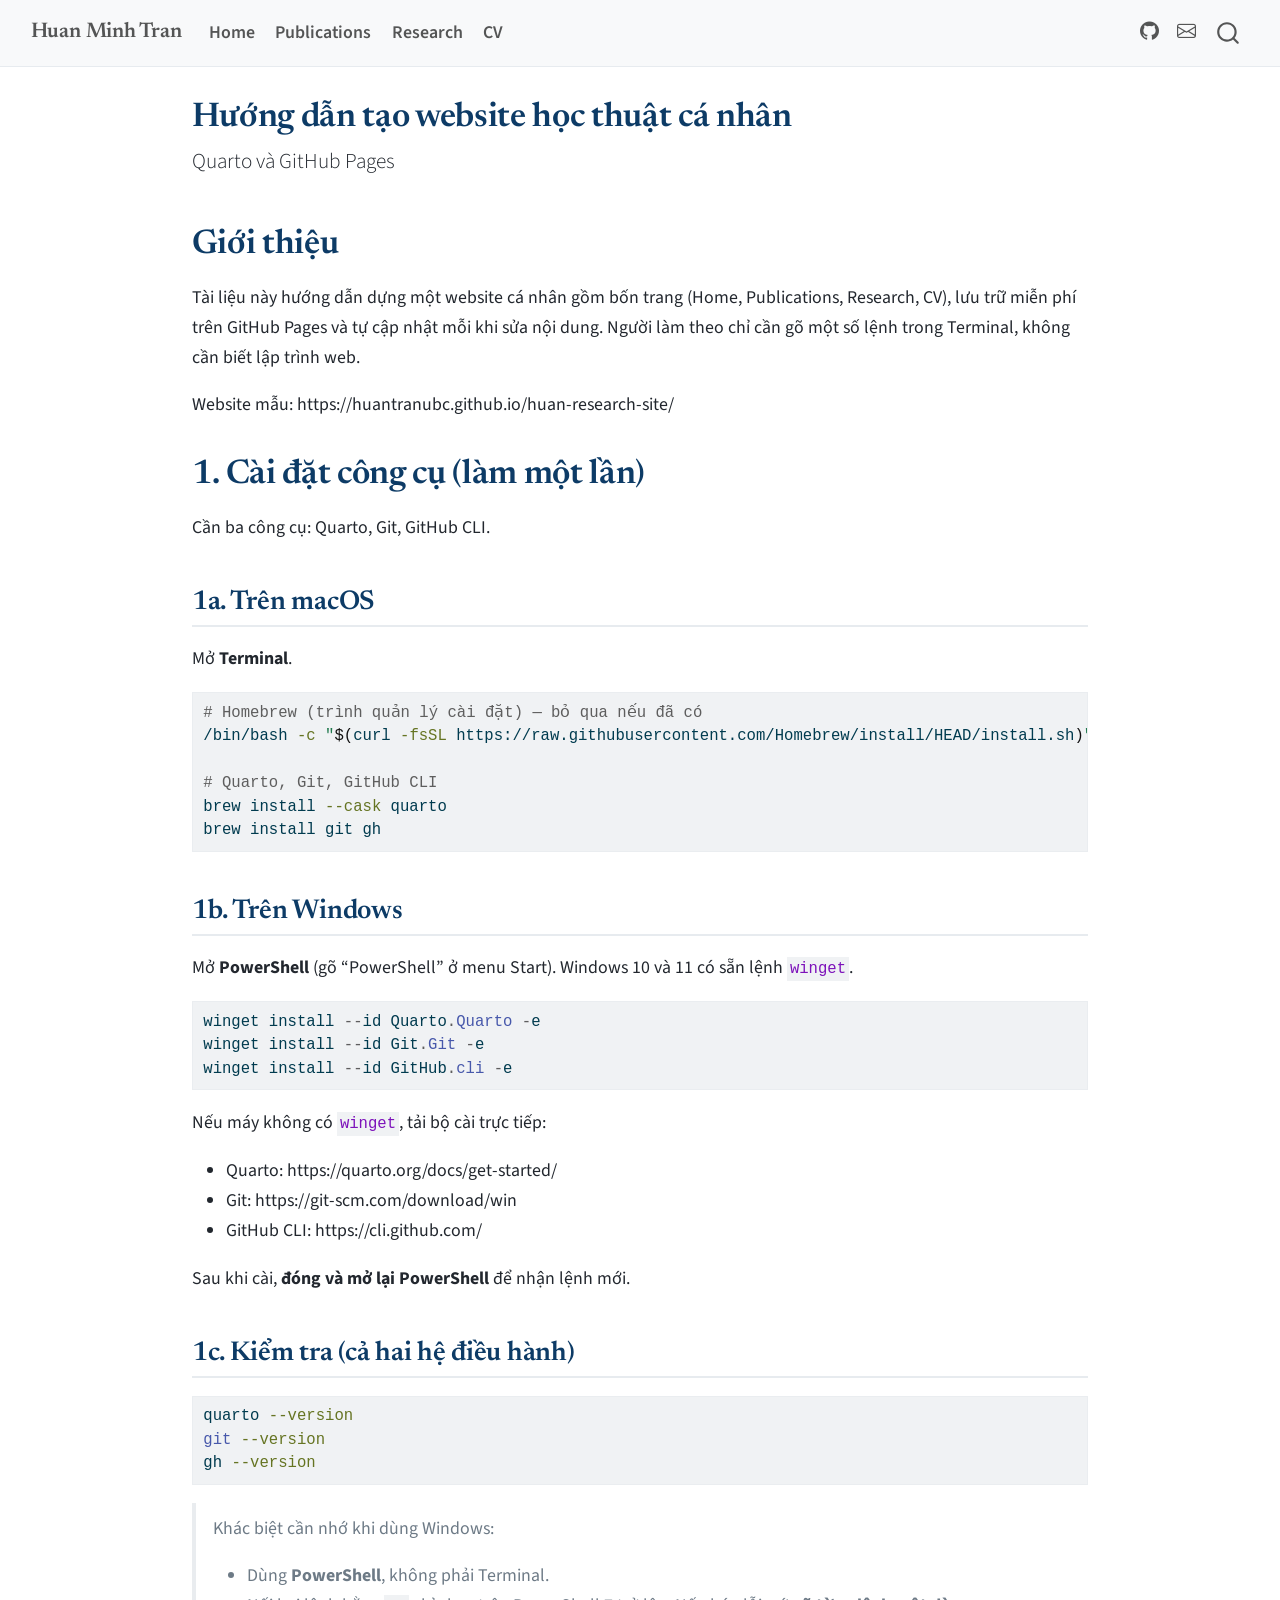
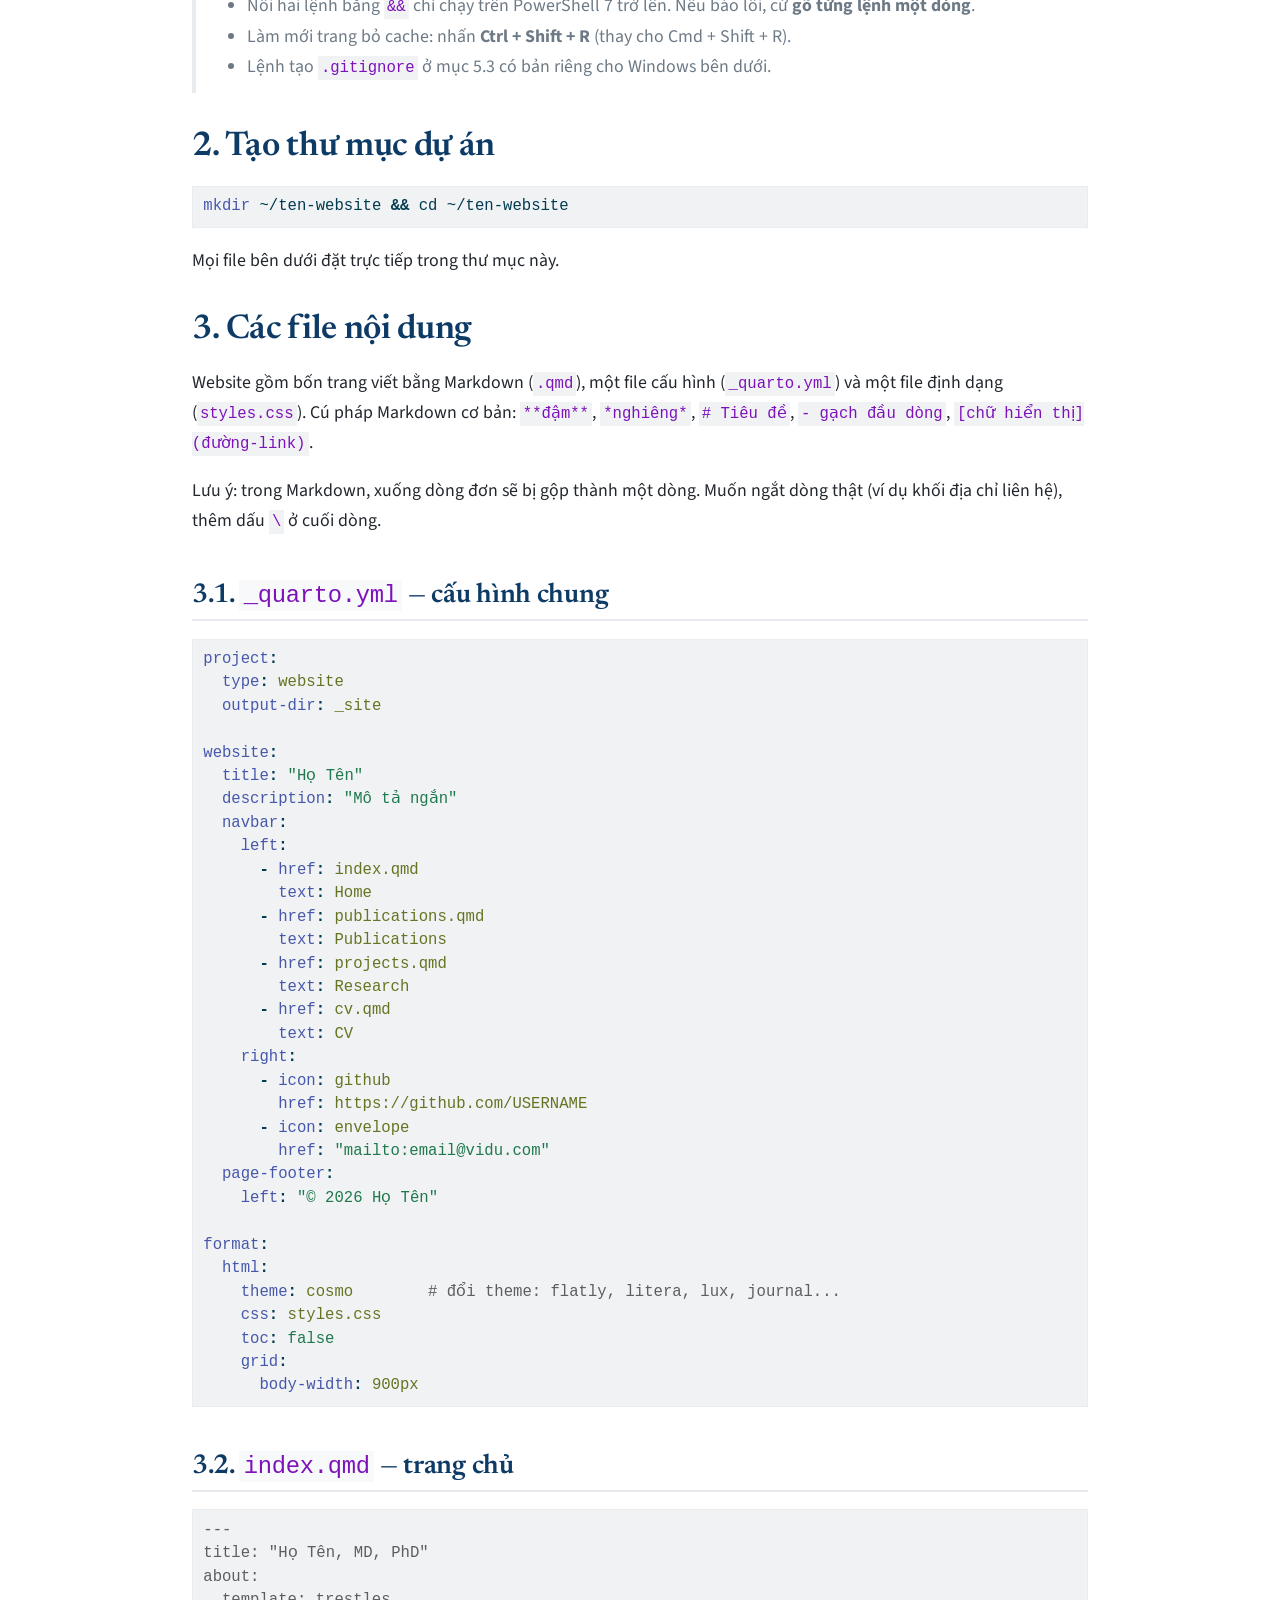
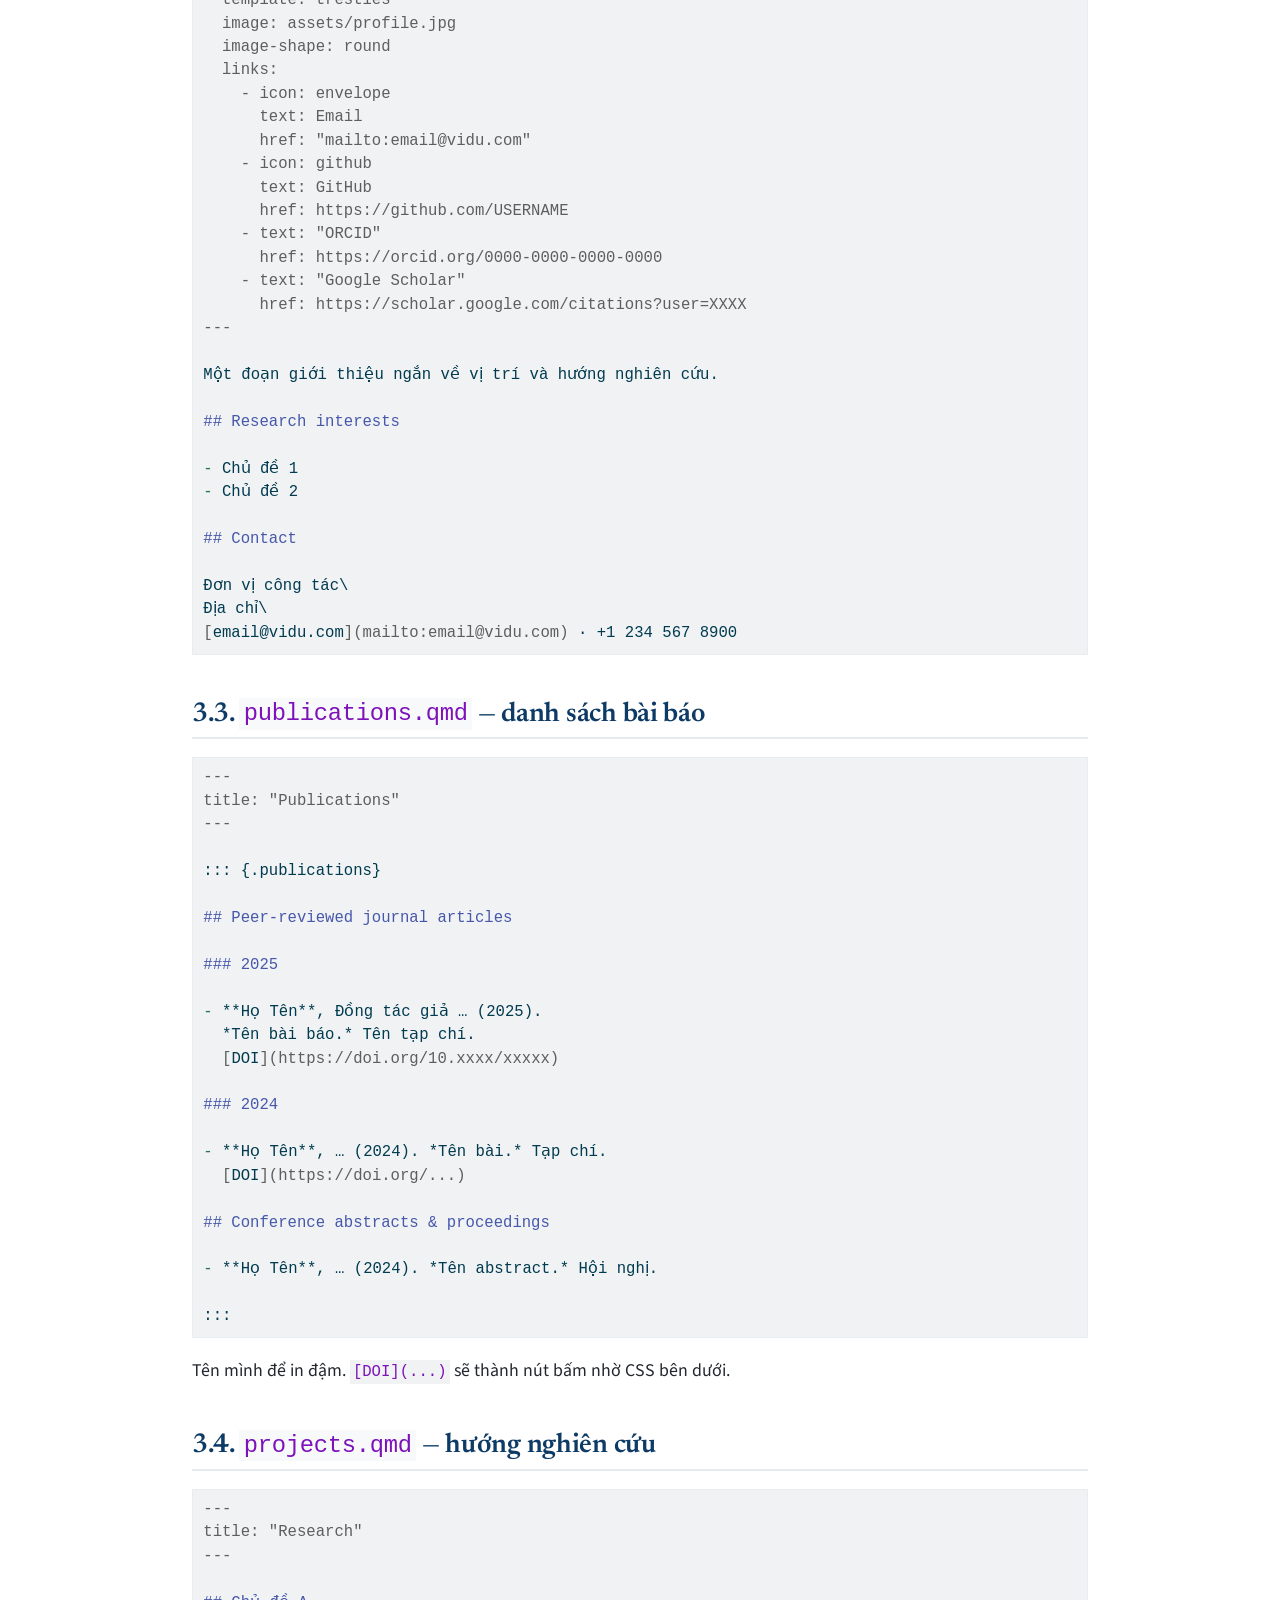
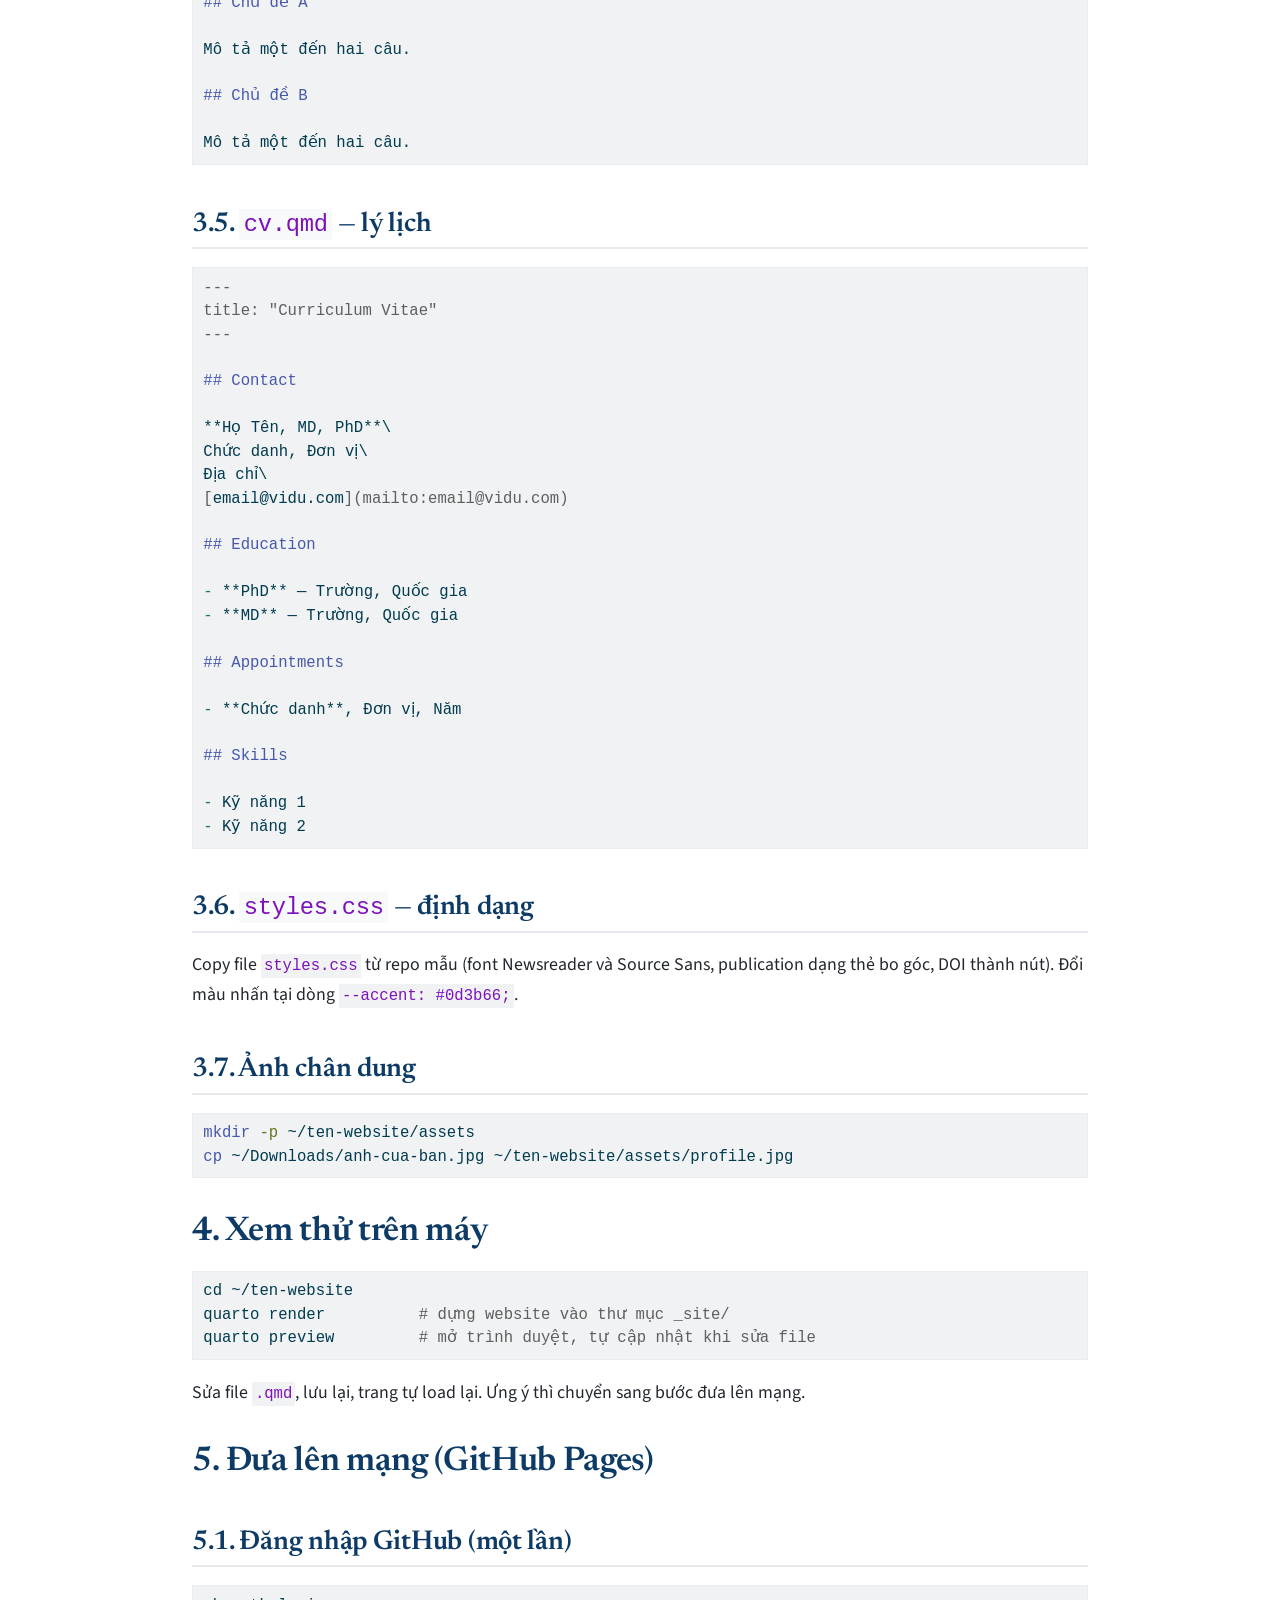
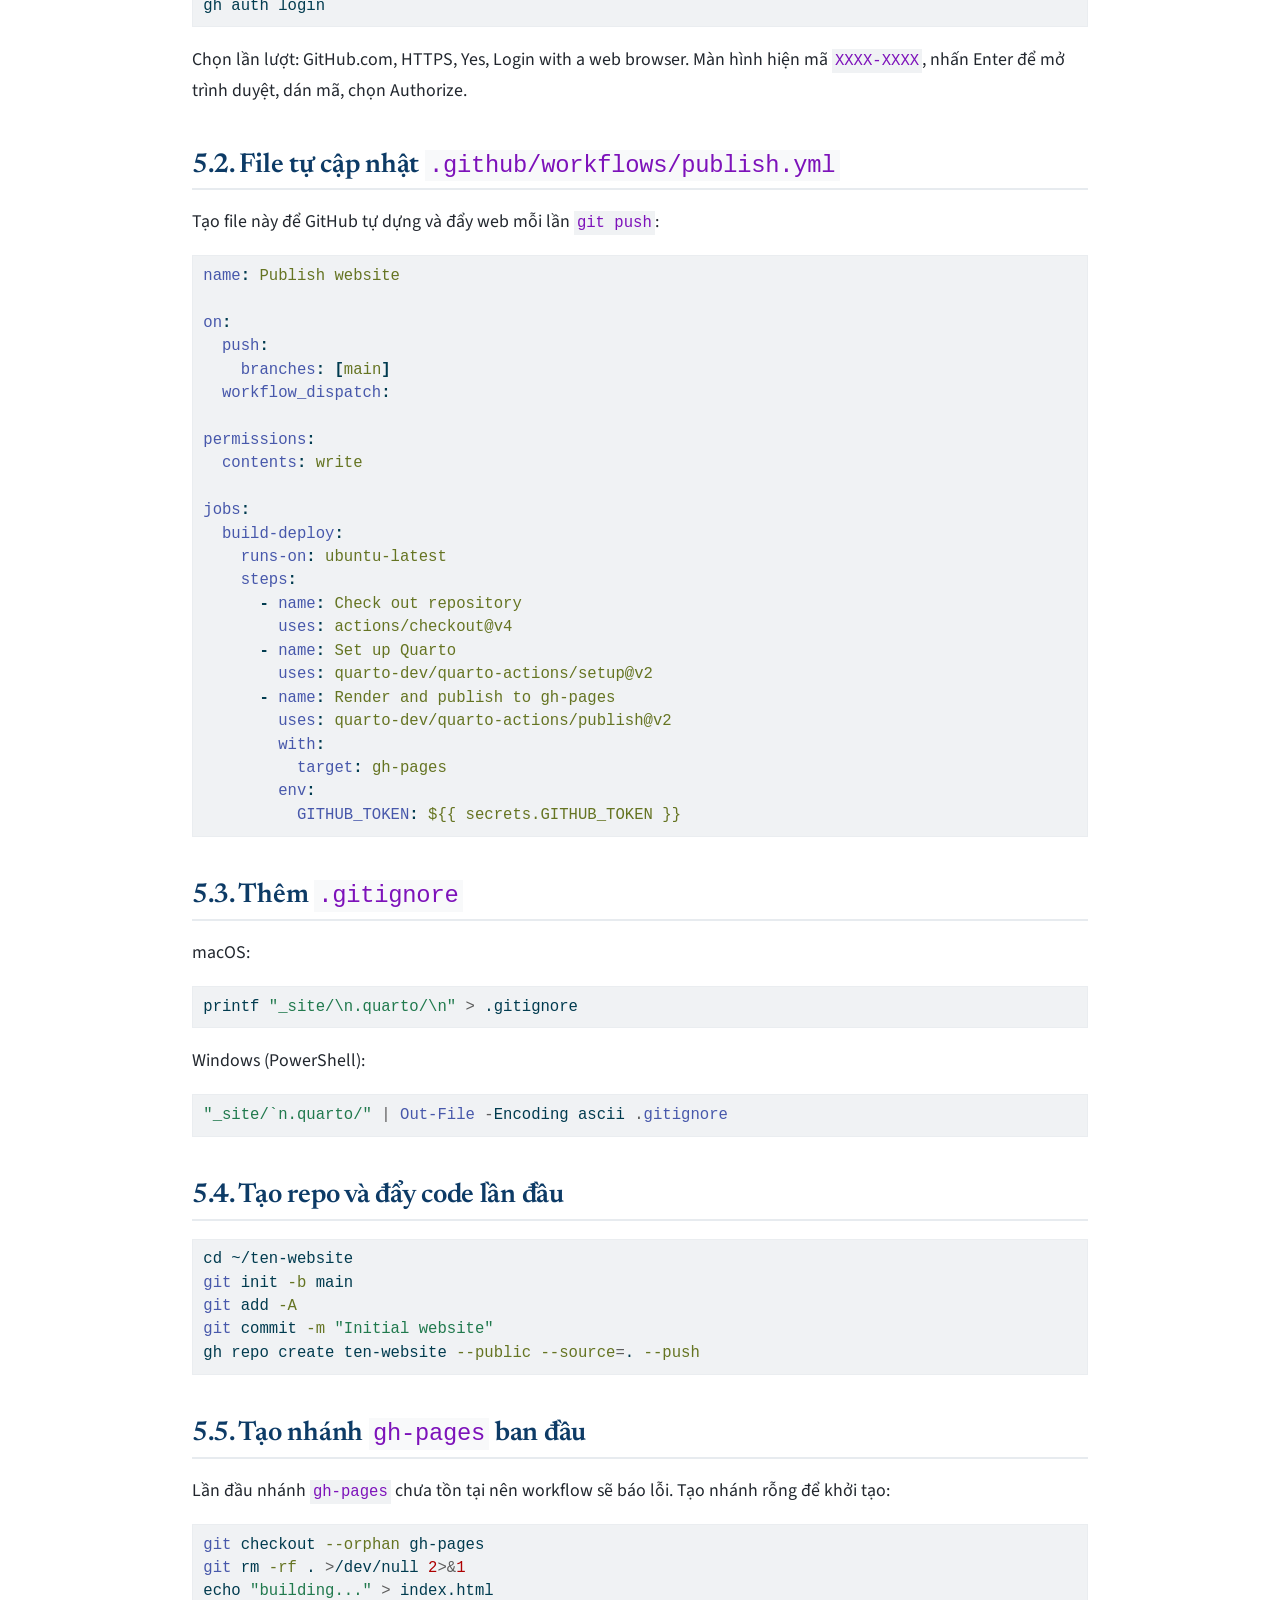
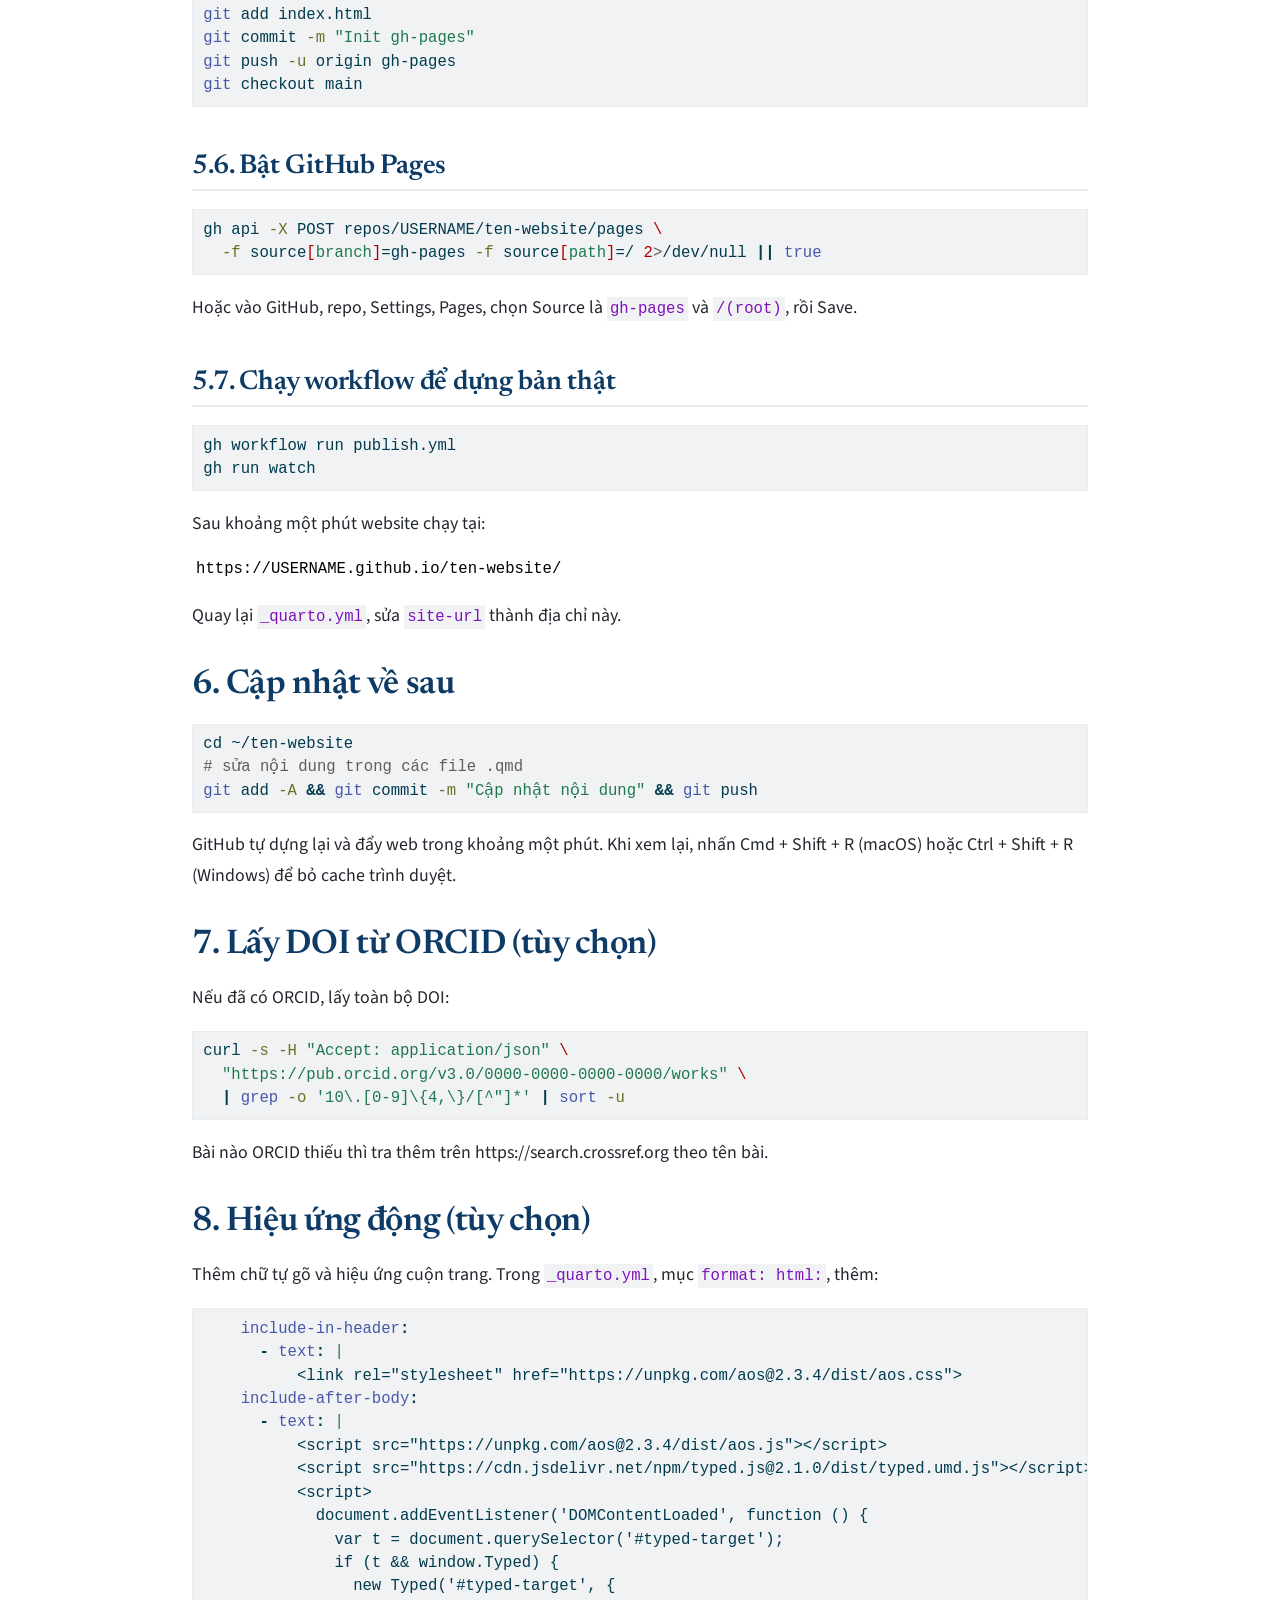
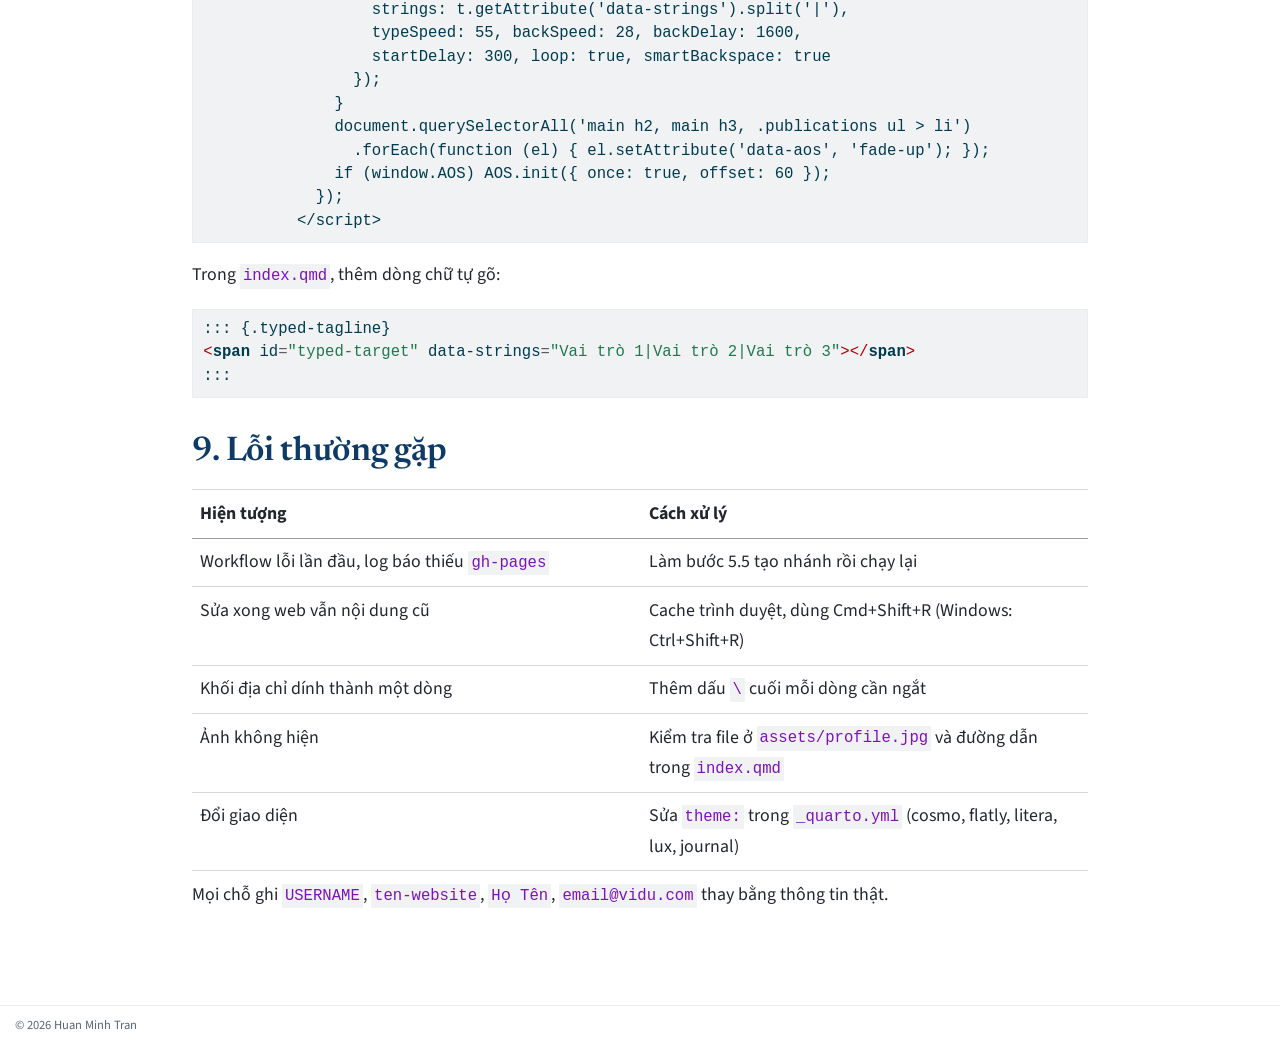
<file: HUONG_DAN.html>
<!DOCTYPE html>
<html xmlns="http://www.w3.org/1999/xhtml" lang="vi" xml:lang="vi"><head>

<meta charset="utf-8">
<meta name="generator" content="quarto-1.9.38">

<meta name="viewport" content="width=device-width, initial-scale=1.0, user-scalable=yes">


<title>Hướng dẫn tạo website học thuật cá nhân – Huan Minh Tran</title>
<style>
/* Default styles provided by pandoc.
** See https://pandoc.org/MANUAL.html#variables-for-html for config info.
*/
code{white-space: pre-wrap;}
span.smallcaps{font-variant: small-caps;}
div.columns{display: flex; gap: min(4vw, 1.5em);}
div.column{flex: auto; overflow-x: auto;}
div.hanging-indent{margin-left: 1.5em; text-indent: -1.5em;}
ul.task-list{list-style: none;}
ul.task-list li input[type="checkbox"] {
  width: 0.8em;
  margin: 0 0.8em 0.2em -1em; /* quarto-specific, see https://github.com/quarto-dev/quarto-cli/issues/4556 */ 
  vertical-align: middle;
}
/* CSS for syntax highlighting */
html { -webkit-text-size-adjust: 100%; }
pre > code.sourceCode { white-space: pre; position: relative; }
pre > code.sourceCode > span { display: inline-block; line-height: 1.25; }
pre > code.sourceCode > span:empty { height: 1.2em; }
.sourceCode { overflow: visible; }
code.sourceCode > span { color: inherit; text-decoration: inherit; }
div.sourceCode { margin: 1em 0; }
pre.sourceCode { margin: 0; }
@media screen {
div.sourceCode { overflow: auto; }
}
@media print {
pre > code.sourceCode { white-space: pre-wrap; }
pre > code.sourceCode > span { text-indent: -5em; padding-left: 5em; }
}
pre.numberSource code
  { counter-reset: source-line 0; }
pre.numberSource code > span
  { position: relative; left: -4em; counter-increment: source-line; }
pre.numberSource code > span > a:first-child::before
  { content: counter(source-line);
    position: relative; left: -1em; text-align: right; vertical-align: baseline;
    border: none; display: inline-block;
    -webkit-touch-callout: none; -webkit-user-select: none;
    -khtml-user-select: none; -moz-user-select: none;
    -ms-user-select: none; user-select: none;
    padding: 0 4px; width: 4em;
  }
pre.numberSource { margin-left: 3em;  padding-left: 4px; }
div.sourceCode
  {   }
@media screen {
pre > code.sourceCode > span > a:first-child::before { text-decoration: underline; }
}
</style>


<script src="site_libs/quarto-nav/quarto-nav.js"></script>
<script src="site_libs/quarto-nav/headroom.min.js"></script>
<script src="site_libs/clipboard/clipboard.min.js"></script>
<script src="site_libs/quarto-search/autocomplete.umd.js"></script>
<script src="site_libs/quarto-search/fuse.min.js"></script>
<script src="site_libs/quarto-search/quarto-search.js"></script>
<meta name="quarto:offset" content="./">
<script src="site_libs/quarto-html/quarto.js" type="module"></script>
<script src="site_libs/quarto-html/tabsets/tabsets.js" type="module"></script>
<script src="site_libs/quarto-html/popper.min.js"></script>
<script src="site_libs/quarto-html/tippy.umd.min.js"></script>
<script src="site_libs/quarto-html/anchor.min.js"></script>
<link href="site_libs/quarto-html/tippy.css" rel="stylesheet">
<link href="site_libs/quarto-html/quarto-syntax-highlighting-15634bcf2e68342d4ad2dfa704d543f6.css" rel="stylesheet" id="quarto-text-highlighting-styles">
<script src="site_libs/bootstrap/bootstrap.min.js"></script>
<link href="site_libs/bootstrap/bootstrap-icons.css" rel="stylesheet">
<link href="site_libs/bootstrap/bootstrap-f1623cb938aee83da114aadb306b12ca.min.css" rel="stylesheet" append-hash="true" id="quarto-bootstrap" data-mode="light">
<script id="quarto-search-options" type="application/json">{
  "location": "navbar",
  "copy-button": false,
  "collapse-after": 3,
  "panel-placement": "end",
  "type": "overlay",
  "limit": 50,
  "keyboard-shortcut": [
    "f",
    "/",
    "s"
  ],
  "show-item-context": false,
  "language": {
    "search-no-results-text": "No results",
    "search-matching-documents-text": "matching documents",
    "search-copy-link-title": "Copy link to search",
    "search-hide-matches-text": "Hide additional matches",
    "search-more-match-text": "more match in this document",
    "search-more-matches-text": "more matches in this document",
    "search-clear-button-title": "Clear",
    "search-text-placeholder": "",
    "search-detached-cancel-button-title": "Cancel",
    "search-submit-button-title": "Submit",
    "search-label": "Search"
  }
}</script>
<link rel="stylesheet" href="https://unpkg.com/aos@2.3.4/dist/aos.css">


<link rel="stylesheet" href="styles.css">
</head>

<body class="nav-fixed fullcontent quarto-light">

<div id="quarto-search-results"></div>
  <header id="quarto-header" class="headroom fixed-top">
    <nav class="navbar navbar-expand-lg " data-bs-theme="dark">
      <div class="navbar-container container-fluid">
      <div class="navbar-brand-container mx-auto">
    <a class="navbar-brand" href="./index.html">
    <span class="navbar-title">Huan Minh Tran</span>
    </a>
  </div>
            <div id="quarto-search" class="" title="Search"></div>
          <button class="navbar-toggler" type="button" data-bs-toggle="collapse" data-bs-target="#navbarCollapse" aria-controls="navbarCollapse" role="menu" aria-expanded="false" aria-label="Toggle navigation" onclick="if (window.quartoToggleHeadroom) { window.quartoToggleHeadroom(); }">
  <span class="navbar-toggler-icon"></span>
</button>
          <div class="collapse navbar-collapse" id="navbarCollapse">
            <ul class="navbar-nav navbar-nav-scroll me-auto">
  <li class="nav-item">
    <a class="nav-link" href="./index.html"> 
<span class="menu-text">Home</span></a>
  </li>  
  <li class="nav-item">
    <a class="nav-link" href="./publications.html"> 
<span class="menu-text">Publications</span></a>
  </li>  
  <li class="nav-item">
    <a class="nav-link" href="./projects.html"> 
<span class="menu-text">Research</span></a>
  </li>  
  <li class="nav-item">
    <a class="nav-link" href="./cv.html"> 
<span class="menu-text">CV</span></a>
  </li>  
</ul>
            <ul class="navbar-nav navbar-nav-scroll ms-auto">
  <li class="nav-item compact">
    <a class="nav-link" href="https://github.com/huantranUBC"> <i class="bi bi-github" role="img">
</i> 
<span class="menu-text"></span></a>
  </li>  
  <li class="nav-item compact">
    <a class="nav-link" href="mailto:huan.tran@ubc.ca"> <i class="bi bi-envelope" role="img">
</i> 
<span class="menu-text"></span></a>
  </li>  
</ul>
          </div> <!-- /navcollapse -->
            <div class="quarto-navbar-tools">
</div>
      </div> <!-- /container-fluid -->
    </nav>
</header>
<!-- content -->
<div id="quarto-content" class="quarto-container page-columns page-rows-contents page-layout-article page-navbar">
<!-- sidebar -->
<!-- margin-sidebar -->
    
<!-- main -->
<main class="content" id="quarto-document-content">

<header id="title-block-header" class="quarto-title-block default">
<div class="quarto-title">
<h1 class="title">Hướng dẫn tạo website học thuật cá nhân</h1>
<p class="subtitle lead">Quarto và GitHub Pages</p>
</div>



<div class="quarto-title-meta">

    
  
    
  </div>
  


</header>


<section id="giới-thiệu" class="level1">
<h1>Giới thiệu</h1>
<p>Tài liệu này hướng dẫn dựng một website cá nhân gồm bốn trang (Home, Publications, Research, CV), lưu trữ miễn phí trên GitHub Pages và tự cập nhật mỗi khi sửa nội dung. Người làm theo chỉ cần gõ một số lệnh trong Terminal, không cần biết lập trình web.</p>
<p>Website mẫu: https://huantranubc.github.io/huan-research-site/</p>
</section>
<section id="cài-đặt-công-cụ-làm-một-lần" class="level1">
<h1>1. Cài đặt công cụ (làm một lần)</h1>
<p>Cần ba công cụ: Quarto, Git, GitHub CLI.</p>
<section id="a.-trên-macos" class="level2">
<h2 class="anchored" data-anchor-id="a.-trên-macos">1a. Trên macOS</h2>
<p>Mở <strong>Terminal</strong>.</p>
<div class="code-copy-outer-scaffold"><div class="sourceCode" id="cb1"><pre class="sourceCode bash code-with-copy"><code class="sourceCode bash"><span id="cb1-1"><a href="#cb1-1" aria-hidden="true" tabindex="-1"></a><span class="co"># Homebrew (trình quản lý cài đặt) — bỏ qua nếu đã có</span></span>
<span id="cb1-2"><a href="#cb1-2" aria-hidden="true" tabindex="-1"></a><span class="ex">/bin/bash</span> <span class="at">-c</span> <span class="st">"</span><span class="va">$(</span><span class="ex">curl</span> <span class="at">-fsSL</span> https://raw.githubusercontent.com/Homebrew/install/HEAD/install.sh<span class="va">)</span><span class="st">"</span></span>
<span id="cb1-3"><a href="#cb1-3" aria-hidden="true" tabindex="-1"></a></span>
<span id="cb1-4"><a href="#cb1-4" aria-hidden="true" tabindex="-1"></a><span class="co"># Quarto, Git, GitHub CLI</span></span>
<span id="cb1-5"><a href="#cb1-5" aria-hidden="true" tabindex="-1"></a><span class="ex">brew</span> install <span class="at">--cask</span> quarto</span>
<span id="cb1-6"><a href="#cb1-6" aria-hidden="true" tabindex="-1"></a><span class="ex">brew</span> install git gh</span></code></pre></div><button title="Copy to Clipboard" class="code-copy-button"><i class="bi"></i></button></div>
</section>
<section id="b.-trên-windows" class="level2">
<h2 class="anchored" data-anchor-id="b.-trên-windows">1b. Trên Windows</h2>
<p>Mở <strong>PowerShell</strong> (gõ “PowerShell” ở menu Start). Windows 10 và 11 có sẵn lệnh <code>winget</code>.</p>
<div class="code-copy-outer-scaffold"><div class="sourceCode" id="cb2"><pre class="sourceCode powershell code-with-copy"><code class="sourceCode powershell"><span id="cb2-1"><a href="#cb2-1" aria-hidden="true" tabindex="-1"></a>winget install <span class="op">--</span>id Quarto<span class="op">.</span><span class="fu">Quarto</span> <span class="op">-</span>e</span>
<span id="cb2-2"><a href="#cb2-2" aria-hidden="true" tabindex="-1"></a>winget install <span class="op">--</span>id Git<span class="op">.</span><span class="fu">Git</span> <span class="op">-</span>e</span>
<span id="cb2-3"><a href="#cb2-3" aria-hidden="true" tabindex="-1"></a>winget install <span class="op">--</span>id GitHub<span class="op">.</span><span class="fu">cli</span> <span class="op">-</span>e</span></code></pre></div><button title="Copy to Clipboard" class="code-copy-button"><i class="bi"></i></button></div>
<p>Nếu máy không có <code>winget</code>, tải bộ cài trực tiếp:</p>
<ul>
<li>Quarto: https://quarto.org/docs/get-started/</li>
<li>Git: https://git-scm.com/download/win</li>
<li>GitHub CLI: https://cli.github.com/</li>
</ul>
<p>Sau khi cài, <strong>đóng và mở lại PowerShell</strong> để nhận lệnh mới.</p>
</section>
<section id="c.-kiểm-tra-cả-hai-hệ-điều-hành" class="level2">
<h2 class="anchored" data-anchor-id="c.-kiểm-tra-cả-hai-hệ-điều-hành">1c. Kiểm tra (cả hai hệ điều hành)</h2>
<div class="code-copy-outer-scaffold"><div class="sourceCode" id="cb3"><pre class="sourceCode bash code-with-copy"><code class="sourceCode bash"><span id="cb3-1"><a href="#cb3-1" aria-hidden="true" tabindex="-1"></a><span class="ex">quarto</span> <span class="at">--version</span></span>
<span id="cb3-2"><a href="#cb3-2" aria-hidden="true" tabindex="-1"></a><span class="fu">git</span> <span class="at">--version</span></span>
<span id="cb3-3"><a href="#cb3-3" aria-hidden="true" tabindex="-1"></a><span class="ex">gh</span> <span class="at">--version</span></span></code></pre></div><button title="Copy to Clipboard" class="code-copy-button"><i class="bi"></i></button></div>
<blockquote class="blockquote">
<p>Khác biệt cần nhớ khi dùng Windows:</p>
<ul>
<li>Dùng <strong>PowerShell</strong>, không phải Terminal.</li>
<li>Nối hai lệnh bằng <code>&amp;&amp;</code> chỉ chạy trên PowerShell 7 trở lên. Nếu báo lỗi, cứ <strong>gõ từng lệnh một dòng</strong>.</li>
<li>Làm mới trang bỏ cache: nhấn <strong>Ctrl + Shift + R</strong> (thay cho Cmd + Shift + R).</li>
<li>Lệnh tạo <code>.gitignore</code> ở mục 5.3 có bản riêng cho Windows bên dưới.</li>
</ul>
</blockquote>
</section>
</section>
<section id="tạo-thư-mục-dự-án" class="level1">
<h1>2. Tạo thư mục dự án</h1>
<div class="code-copy-outer-scaffold"><div class="sourceCode" id="cb4"><pre class="sourceCode bash code-with-copy"><code class="sourceCode bash"><span id="cb4-1"><a href="#cb4-1" aria-hidden="true" tabindex="-1"></a><span class="fu">mkdir</span> ~/ten-website <span class="kw">&amp;&amp;</span> <span class="bu">cd</span> ~/ten-website</span></code></pre></div><button title="Copy to Clipboard" class="code-copy-button"><i class="bi"></i></button></div>
<p>Mọi file bên dưới đặt trực tiếp trong thư mục này.</p>
</section>
<section id="các-file-nội-dung" class="level1">
<h1>3. Các file nội dung</h1>
<p>Website gồm bốn trang viết bằng Markdown (<code>.qmd</code>), một file cấu hình (<code>_quarto.yml</code>) và một file định dạng (<code>styles.css</code>). Cú pháp Markdown cơ bản: <code>**đậm**</code>, <code>*nghiêng*</code>, <code># Tiêu đề</code>, <code>- gạch đầu dòng</code>, <code>[chữ hiển thị](đường-link)</code>.</p>
<p>Lưu ý: trong Markdown, xuống dòng đơn sẽ bị gộp thành một dòng. Muốn ngắt dòng thật (ví dụ khối địa chỉ liên hệ), thêm dấu <code>\</code> ở cuối dòng.</p>
<section id="quarto.yml-cấu-hình-chung" class="level2">
<h2 class="anchored" data-anchor-id="quarto.yml-cấu-hình-chung">3.1. <code>_quarto.yml</code> — cấu hình chung</h2>
<div class="code-copy-outer-scaffold"><div class="sourceCode" id="cb5"><pre class="sourceCode yaml code-with-copy"><code class="sourceCode yaml"><span id="cb5-1"><a href="#cb5-1" aria-hidden="true" tabindex="-1"></a><span class="fu">project</span><span class="kw">:</span></span>
<span id="cb5-2"><a href="#cb5-2" aria-hidden="true" tabindex="-1"></a><span class="at">  </span><span class="fu">type</span><span class="kw">:</span><span class="at"> website</span></span>
<span id="cb5-3"><a href="#cb5-3" aria-hidden="true" tabindex="-1"></a><span class="at">  </span><span class="fu">output-dir</span><span class="kw">:</span><span class="at"> _site</span></span>
<span id="cb5-4"><a href="#cb5-4" aria-hidden="true" tabindex="-1"></a></span>
<span id="cb5-5"><a href="#cb5-5" aria-hidden="true" tabindex="-1"></a><span class="fu">website</span><span class="kw">:</span></span>
<span id="cb5-6"><a href="#cb5-6" aria-hidden="true" tabindex="-1"></a><span class="at">  </span><span class="fu">title</span><span class="kw">:</span><span class="at"> </span><span class="st">"Họ Tên"</span></span>
<span id="cb5-7"><a href="#cb5-7" aria-hidden="true" tabindex="-1"></a><span class="at">  </span><span class="fu">description</span><span class="kw">:</span><span class="at"> </span><span class="st">"Mô tả ngắn"</span></span>
<span id="cb5-8"><a href="#cb5-8" aria-hidden="true" tabindex="-1"></a><span class="at">  </span><span class="fu">navbar</span><span class="kw">:</span></span>
<span id="cb5-9"><a href="#cb5-9" aria-hidden="true" tabindex="-1"></a><span class="at">    </span><span class="fu">left</span><span class="kw">:</span></span>
<span id="cb5-10"><a href="#cb5-10" aria-hidden="true" tabindex="-1"></a><span class="at">      </span><span class="kw">-</span><span class="at"> </span><span class="fu">href</span><span class="kw">:</span><span class="at"> index.qmd</span></span>
<span id="cb5-11"><a href="#cb5-11" aria-hidden="true" tabindex="-1"></a><span class="at">        </span><span class="fu">text</span><span class="kw">:</span><span class="at"> Home</span></span>
<span id="cb5-12"><a href="#cb5-12" aria-hidden="true" tabindex="-1"></a><span class="at">      </span><span class="kw">-</span><span class="at"> </span><span class="fu">href</span><span class="kw">:</span><span class="at"> publications.qmd</span></span>
<span id="cb5-13"><a href="#cb5-13" aria-hidden="true" tabindex="-1"></a><span class="at">        </span><span class="fu">text</span><span class="kw">:</span><span class="at"> Publications</span></span>
<span id="cb5-14"><a href="#cb5-14" aria-hidden="true" tabindex="-1"></a><span class="at">      </span><span class="kw">-</span><span class="at"> </span><span class="fu">href</span><span class="kw">:</span><span class="at"> projects.qmd</span></span>
<span id="cb5-15"><a href="#cb5-15" aria-hidden="true" tabindex="-1"></a><span class="at">        </span><span class="fu">text</span><span class="kw">:</span><span class="at"> Research</span></span>
<span id="cb5-16"><a href="#cb5-16" aria-hidden="true" tabindex="-1"></a><span class="at">      </span><span class="kw">-</span><span class="at"> </span><span class="fu">href</span><span class="kw">:</span><span class="at"> cv.qmd</span></span>
<span id="cb5-17"><a href="#cb5-17" aria-hidden="true" tabindex="-1"></a><span class="at">        </span><span class="fu">text</span><span class="kw">:</span><span class="at"> CV</span></span>
<span id="cb5-18"><a href="#cb5-18" aria-hidden="true" tabindex="-1"></a><span class="at">    </span><span class="fu">right</span><span class="kw">:</span></span>
<span id="cb5-19"><a href="#cb5-19" aria-hidden="true" tabindex="-1"></a><span class="at">      </span><span class="kw">-</span><span class="at"> </span><span class="fu">icon</span><span class="kw">:</span><span class="at"> github</span></span>
<span id="cb5-20"><a href="#cb5-20" aria-hidden="true" tabindex="-1"></a><span class="at">        </span><span class="fu">href</span><span class="kw">:</span><span class="at"> https://github.com/USERNAME</span></span>
<span id="cb5-21"><a href="#cb5-21" aria-hidden="true" tabindex="-1"></a><span class="at">      </span><span class="kw">-</span><span class="at"> </span><span class="fu">icon</span><span class="kw">:</span><span class="at"> envelope</span></span>
<span id="cb5-22"><a href="#cb5-22" aria-hidden="true" tabindex="-1"></a><span class="at">        </span><span class="fu">href</span><span class="kw">:</span><span class="at"> </span><span class="st">"mailto:email@vidu.com"</span></span>
<span id="cb5-23"><a href="#cb5-23" aria-hidden="true" tabindex="-1"></a><span class="at">  </span><span class="fu">page-footer</span><span class="kw">:</span></span>
<span id="cb5-24"><a href="#cb5-24" aria-hidden="true" tabindex="-1"></a><span class="at">    </span><span class="fu">left</span><span class="kw">:</span><span class="at"> </span><span class="st">"© 2026 Họ Tên"</span></span>
<span id="cb5-25"><a href="#cb5-25" aria-hidden="true" tabindex="-1"></a></span>
<span id="cb5-26"><a href="#cb5-26" aria-hidden="true" tabindex="-1"></a><span class="fu">format</span><span class="kw">:</span></span>
<span id="cb5-27"><a href="#cb5-27" aria-hidden="true" tabindex="-1"></a><span class="at">  </span><span class="fu">html</span><span class="kw">:</span></span>
<span id="cb5-28"><a href="#cb5-28" aria-hidden="true" tabindex="-1"></a><span class="at">    </span><span class="fu">theme</span><span class="kw">:</span><span class="at"> cosmo</span><span class="co">        # đổi theme: flatly, litera, lux, journal...</span></span>
<span id="cb5-29"><a href="#cb5-29" aria-hidden="true" tabindex="-1"></a><span class="at">    </span><span class="fu">css</span><span class="kw">:</span><span class="at"> styles.css</span></span>
<span id="cb5-30"><a href="#cb5-30" aria-hidden="true" tabindex="-1"></a><span class="at">    </span><span class="fu">toc</span><span class="kw">:</span><span class="at"> </span><span class="ch">false</span></span>
<span id="cb5-31"><a href="#cb5-31" aria-hidden="true" tabindex="-1"></a><span class="at">    </span><span class="fu">grid</span><span class="kw">:</span></span>
<span id="cb5-32"><a href="#cb5-32" aria-hidden="true" tabindex="-1"></a><span class="at">      </span><span class="fu">body-width</span><span class="kw">:</span><span class="at"> 900px</span></span></code></pre></div><button title="Copy to Clipboard" class="code-copy-button"><i class="bi"></i></button></div>
</section>
<section id="index.qmd-trang-chủ" class="level2">
<h2 class="anchored" data-anchor-id="index.qmd-trang-chủ">3.2. <code>index.qmd</code> — trang chủ</h2>
<div class="code-copy-outer-scaffold"><div class="sourceCode" id="cb6"><pre class="sourceCode markdown code-with-copy"><code class="sourceCode markdown"><span id="cb6-1"><a href="#cb6-1" aria-hidden="true" tabindex="-1"></a><span class="co">---</span></span>
<span id="cb6-2"><a href="#cb6-2" aria-hidden="true" tabindex="-1"></a><span class="an">title:</span><span class="co"> "Họ Tên, MD, PhD"</span></span>
<span id="cb6-3"><a href="#cb6-3" aria-hidden="true" tabindex="-1"></a><span class="an">about:</span></span>
<span id="cb6-4"><a href="#cb6-4" aria-hidden="true" tabindex="-1"></a><span class="co">  template: trestles</span></span>
<span id="cb6-5"><a href="#cb6-5" aria-hidden="true" tabindex="-1"></a><span class="co">  image: assets/profile.jpg</span></span>
<span id="cb6-6"><a href="#cb6-6" aria-hidden="true" tabindex="-1"></a><span class="co">  image-shape: round</span></span>
<span id="cb6-7"><a href="#cb6-7" aria-hidden="true" tabindex="-1"></a><span class="co">  links:</span></span>
<span id="cb6-8"><a href="#cb6-8" aria-hidden="true" tabindex="-1"></a><span class="co">    - icon: envelope</span></span>
<span id="cb6-9"><a href="#cb6-9" aria-hidden="true" tabindex="-1"></a><span class="co">      text: Email</span></span>
<span id="cb6-10"><a href="#cb6-10" aria-hidden="true" tabindex="-1"></a><span class="co">      href: "mailto:email@vidu.com"</span></span>
<span id="cb6-11"><a href="#cb6-11" aria-hidden="true" tabindex="-1"></a><span class="co">    - icon: github</span></span>
<span id="cb6-12"><a href="#cb6-12" aria-hidden="true" tabindex="-1"></a><span class="co">      text: GitHub</span></span>
<span id="cb6-13"><a href="#cb6-13" aria-hidden="true" tabindex="-1"></a><span class="co">      href: https://github.com/USERNAME</span></span>
<span id="cb6-14"><a href="#cb6-14" aria-hidden="true" tabindex="-1"></a><span class="co">    - text: "ORCID"</span></span>
<span id="cb6-15"><a href="#cb6-15" aria-hidden="true" tabindex="-1"></a><span class="co">      href: https://orcid.org/0000-0000-0000-0000</span></span>
<span id="cb6-16"><a href="#cb6-16" aria-hidden="true" tabindex="-1"></a><span class="co">    - text: "Google Scholar"</span></span>
<span id="cb6-17"><a href="#cb6-17" aria-hidden="true" tabindex="-1"></a><span class="co">      href: https://scholar.google.com/citations?user=XXXX</span></span>
<span id="cb6-18"><a href="#cb6-18" aria-hidden="true" tabindex="-1"></a><span class="co">---</span></span>
<span id="cb6-19"><a href="#cb6-19" aria-hidden="true" tabindex="-1"></a></span>
<span id="cb6-20"><a href="#cb6-20" aria-hidden="true" tabindex="-1"></a>Một đoạn giới thiệu ngắn về vị trí và hướng nghiên cứu.</span>
<span id="cb6-21"><a href="#cb6-21" aria-hidden="true" tabindex="-1"></a></span>
<span id="cb6-22"><a href="#cb6-22" aria-hidden="true" tabindex="-1"></a><span class="fu">## Research interests</span></span>
<span id="cb6-23"><a href="#cb6-23" aria-hidden="true" tabindex="-1"></a></span>
<span id="cb6-24"><a href="#cb6-24" aria-hidden="true" tabindex="-1"></a><span class="ss">- </span>Chủ đề 1</span>
<span id="cb6-25"><a href="#cb6-25" aria-hidden="true" tabindex="-1"></a><span class="ss">- </span>Chủ đề 2</span>
<span id="cb6-26"><a href="#cb6-26" aria-hidden="true" tabindex="-1"></a></span>
<span id="cb6-27"><a href="#cb6-27" aria-hidden="true" tabindex="-1"></a><span class="fu">## Contact</span></span>
<span id="cb6-28"><a href="#cb6-28" aria-hidden="true" tabindex="-1"></a></span>
<span id="cb6-29"><a href="#cb6-29" aria-hidden="true" tabindex="-1"></a>Đơn vị công tác\</span>
<span id="cb6-30"><a href="#cb6-30" aria-hidden="true" tabindex="-1"></a>Địa chỉ\</span>
<span id="cb6-31"><a href="#cb6-31" aria-hidden="true" tabindex="-1"></a><span class="co">[</span><span class="ot">email@vidu.com</span><span class="co">](mailto:email@vidu.com)</span> · +1 234 567 8900</span></code></pre></div><button title="Copy to Clipboard" class="code-copy-button"><i class="bi"></i></button></div>
</section>
<section id="publications.qmd-danh-sách-bài-báo" class="level2">
<h2 class="anchored" data-anchor-id="publications.qmd-danh-sách-bài-báo">3.3. <code>publications.qmd</code> — danh sách bài báo</h2>
<div class="code-copy-outer-scaffold"><div class="sourceCode" id="cb7"><pre class="sourceCode markdown code-with-copy"><code class="sourceCode markdown"><span id="cb7-1"><a href="#cb7-1" aria-hidden="true" tabindex="-1"></a><span class="co">---</span></span>
<span id="cb7-2"><a href="#cb7-2" aria-hidden="true" tabindex="-1"></a><span class="an">title:</span><span class="co"> "Publications"</span></span>
<span id="cb7-3"><a href="#cb7-3" aria-hidden="true" tabindex="-1"></a><span class="co">---</span></span>
<span id="cb7-4"><a href="#cb7-4" aria-hidden="true" tabindex="-1"></a></span>
<span id="cb7-5"><a href="#cb7-5" aria-hidden="true" tabindex="-1"></a>::: {.publications}</span>
<span id="cb7-6"><a href="#cb7-6" aria-hidden="true" tabindex="-1"></a></span>
<span id="cb7-7"><a href="#cb7-7" aria-hidden="true" tabindex="-1"></a><span class="fu">## Peer-reviewed journal articles</span></span>
<span id="cb7-8"><a href="#cb7-8" aria-hidden="true" tabindex="-1"></a></span>
<span id="cb7-9"><a href="#cb7-9" aria-hidden="true" tabindex="-1"></a><span class="fu">### 2025</span></span>
<span id="cb7-10"><a href="#cb7-10" aria-hidden="true" tabindex="-1"></a></span>
<span id="cb7-11"><a href="#cb7-11" aria-hidden="true" tabindex="-1"></a><span class="ss">- </span>**Họ Tên**, Đồng tác giả … (2025).</span>
<span id="cb7-12"><a href="#cb7-12" aria-hidden="true" tabindex="-1"></a>  *Tên bài báo.* Tên tạp chí.</span>
<span id="cb7-13"><a href="#cb7-13" aria-hidden="true" tabindex="-1"></a>  <span class="co">[</span><span class="ot">DOI</span><span class="co">](https://doi.org/10.xxxx/xxxxx)</span></span>
<span id="cb7-14"><a href="#cb7-14" aria-hidden="true" tabindex="-1"></a></span>
<span id="cb7-15"><a href="#cb7-15" aria-hidden="true" tabindex="-1"></a><span class="fu">### 2024</span></span>
<span id="cb7-16"><a href="#cb7-16" aria-hidden="true" tabindex="-1"></a></span>
<span id="cb7-17"><a href="#cb7-17" aria-hidden="true" tabindex="-1"></a><span class="ss">- </span>**Họ Tên**, … (2024). *Tên bài.* Tạp chí.</span>
<span id="cb7-18"><a href="#cb7-18" aria-hidden="true" tabindex="-1"></a>  <span class="co">[</span><span class="ot">DOI</span><span class="co">](https://doi.org/...)</span></span>
<span id="cb7-19"><a href="#cb7-19" aria-hidden="true" tabindex="-1"></a></span>
<span id="cb7-20"><a href="#cb7-20" aria-hidden="true" tabindex="-1"></a><span class="fu">## Conference abstracts &amp; proceedings</span></span>
<span id="cb7-21"><a href="#cb7-21" aria-hidden="true" tabindex="-1"></a></span>
<span id="cb7-22"><a href="#cb7-22" aria-hidden="true" tabindex="-1"></a><span class="ss">- </span>**Họ Tên**, … (2024). *Tên abstract.* Hội nghị.</span>
<span id="cb7-23"><a href="#cb7-23" aria-hidden="true" tabindex="-1"></a></span>
<span id="cb7-24"><a href="#cb7-24" aria-hidden="true" tabindex="-1"></a>:::</span></code></pre></div><button title="Copy to Clipboard" class="code-copy-button"><i class="bi"></i></button></div>
<p>Tên mình để in đậm. <code>[DOI](...)</code> sẽ thành nút bấm nhờ CSS bên dưới.</p>
</section>
<section id="projects.qmd-hướng-nghiên-cứu" class="level2">
<h2 class="anchored" data-anchor-id="projects.qmd-hướng-nghiên-cứu">3.4. <code>projects.qmd</code> — hướng nghiên cứu</h2>
<div class="code-copy-outer-scaffold"><div class="sourceCode" id="cb8"><pre class="sourceCode markdown code-with-copy"><code class="sourceCode markdown"><span id="cb8-1"><a href="#cb8-1" aria-hidden="true" tabindex="-1"></a><span class="co">---</span></span>
<span id="cb8-2"><a href="#cb8-2" aria-hidden="true" tabindex="-1"></a><span class="an">title:</span><span class="co"> "Research"</span></span>
<span id="cb8-3"><a href="#cb8-3" aria-hidden="true" tabindex="-1"></a><span class="co">---</span></span>
<span id="cb8-4"><a href="#cb8-4" aria-hidden="true" tabindex="-1"></a></span>
<span id="cb8-5"><a href="#cb8-5" aria-hidden="true" tabindex="-1"></a><span class="fu">## Chủ đề A</span></span>
<span id="cb8-6"><a href="#cb8-6" aria-hidden="true" tabindex="-1"></a></span>
<span id="cb8-7"><a href="#cb8-7" aria-hidden="true" tabindex="-1"></a>Mô tả một đến hai câu.</span>
<span id="cb8-8"><a href="#cb8-8" aria-hidden="true" tabindex="-1"></a></span>
<span id="cb8-9"><a href="#cb8-9" aria-hidden="true" tabindex="-1"></a><span class="fu">## Chủ đề B</span></span>
<span id="cb8-10"><a href="#cb8-10" aria-hidden="true" tabindex="-1"></a></span>
<span id="cb8-11"><a href="#cb8-11" aria-hidden="true" tabindex="-1"></a>Mô tả một đến hai câu.</span></code></pre></div><button title="Copy to Clipboard" class="code-copy-button"><i class="bi"></i></button></div>
</section>
<section id="cv.qmd-lý-lịch" class="level2">
<h2 class="anchored" data-anchor-id="cv.qmd-lý-lịch">3.5. <code>cv.qmd</code> — lý lịch</h2>
<div class="code-copy-outer-scaffold"><div class="sourceCode" id="cb9"><pre class="sourceCode markdown code-with-copy"><code class="sourceCode markdown"><span id="cb9-1"><a href="#cb9-1" aria-hidden="true" tabindex="-1"></a><span class="co">---</span></span>
<span id="cb9-2"><a href="#cb9-2" aria-hidden="true" tabindex="-1"></a><span class="an">title:</span><span class="co"> "Curriculum Vitae"</span></span>
<span id="cb9-3"><a href="#cb9-3" aria-hidden="true" tabindex="-1"></a><span class="co">---</span></span>
<span id="cb9-4"><a href="#cb9-4" aria-hidden="true" tabindex="-1"></a></span>
<span id="cb9-5"><a href="#cb9-5" aria-hidden="true" tabindex="-1"></a><span class="fu">## Contact</span></span>
<span id="cb9-6"><a href="#cb9-6" aria-hidden="true" tabindex="-1"></a></span>
<span id="cb9-7"><a href="#cb9-7" aria-hidden="true" tabindex="-1"></a>**Họ Tên, MD, PhD**\</span>
<span id="cb9-8"><a href="#cb9-8" aria-hidden="true" tabindex="-1"></a>Chức danh, Đơn vị\</span>
<span id="cb9-9"><a href="#cb9-9" aria-hidden="true" tabindex="-1"></a>Địa chỉ\</span>
<span id="cb9-10"><a href="#cb9-10" aria-hidden="true" tabindex="-1"></a><span class="co">[</span><span class="ot">email@vidu.com</span><span class="co">](mailto:email@vidu.com)</span></span>
<span id="cb9-11"><a href="#cb9-11" aria-hidden="true" tabindex="-1"></a></span>
<span id="cb9-12"><a href="#cb9-12" aria-hidden="true" tabindex="-1"></a><span class="fu">## Education</span></span>
<span id="cb9-13"><a href="#cb9-13" aria-hidden="true" tabindex="-1"></a></span>
<span id="cb9-14"><a href="#cb9-14" aria-hidden="true" tabindex="-1"></a><span class="ss">- </span>**PhD** — Trường, Quốc gia</span>
<span id="cb9-15"><a href="#cb9-15" aria-hidden="true" tabindex="-1"></a><span class="ss">- </span>**MD** — Trường, Quốc gia</span>
<span id="cb9-16"><a href="#cb9-16" aria-hidden="true" tabindex="-1"></a></span>
<span id="cb9-17"><a href="#cb9-17" aria-hidden="true" tabindex="-1"></a><span class="fu">## Appointments</span></span>
<span id="cb9-18"><a href="#cb9-18" aria-hidden="true" tabindex="-1"></a></span>
<span id="cb9-19"><a href="#cb9-19" aria-hidden="true" tabindex="-1"></a><span class="ss">- </span>**Chức danh**, Đơn vị, Năm</span>
<span id="cb9-20"><a href="#cb9-20" aria-hidden="true" tabindex="-1"></a></span>
<span id="cb9-21"><a href="#cb9-21" aria-hidden="true" tabindex="-1"></a><span class="fu">## Skills</span></span>
<span id="cb9-22"><a href="#cb9-22" aria-hidden="true" tabindex="-1"></a></span>
<span id="cb9-23"><a href="#cb9-23" aria-hidden="true" tabindex="-1"></a><span class="ss">- </span>Kỹ năng 1</span>
<span id="cb9-24"><a href="#cb9-24" aria-hidden="true" tabindex="-1"></a><span class="ss">- </span>Kỹ năng 2</span></code></pre></div><button title="Copy to Clipboard" class="code-copy-button"><i class="bi"></i></button></div>
</section>
<section id="styles.css-định-dạng" class="level2">
<h2 class="anchored" data-anchor-id="styles.css-định-dạng">3.6. <code>styles.css</code> — định dạng</h2>
<p>Copy file <code>styles.css</code> từ repo mẫu (font Newsreader và Source Sans, publication dạng thẻ bo góc, DOI thành nút). Đổi màu nhấn tại dòng <code>--accent: #0d3b66;</code>.</p>
</section>
<section id="ảnh-chân-dung" class="level2">
<h2 class="anchored" data-anchor-id="ảnh-chân-dung">3.7. Ảnh chân dung</h2>
<div class="code-copy-outer-scaffold"><div class="sourceCode" id="cb10"><pre class="sourceCode bash code-with-copy"><code class="sourceCode bash"><span id="cb10-1"><a href="#cb10-1" aria-hidden="true" tabindex="-1"></a><span class="fu">mkdir</span> <span class="at">-p</span> ~/ten-website/assets</span>
<span id="cb10-2"><a href="#cb10-2" aria-hidden="true" tabindex="-1"></a><span class="fu">cp</span> ~/Downloads/anh-cua-ban.jpg ~/ten-website/assets/profile.jpg</span></code></pre></div><button title="Copy to Clipboard" class="code-copy-button"><i class="bi"></i></button></div>
</section>
</section>
<section id="xem-thử-trên-máy" class="level1">
<h1>4. Xem thử trên máy</h1>
<div class="code-copy-outer-scaffold"><div class="sourceCode" id="cb11"><pre class="sourceCode bash code-with-copy"><code class="sourceCode bash"><span id="cb11-1"><a href="#cb11-1" aria-hidden="true" tabindex="-1"></a><span class="bu">cd</span> ~/ten-website</span>
<span id="cb11-2"><a href="#cb11-2" aria-hidden="true" tabindex="-1"></a><span class="ex">quarto</span> render          <span class="co"># dựng website vào thư mục _site/</span></span>
<span id="cb11-3"><a href="#cb11-3" aria-hidden="true" tabindex="-1"></a><span class="ex">quarto</span> preview         <span class="co"># mở trình duyệt, tự cập nhật khi sửa file</span></span></code></pre></div><button title="Copy to Clipboard" class="code-copy-button"><i class="bi"></i></button></div>
<p>Sửa file <code>.qmd</code>, lưu lại, trang tự load lại. Ưng ý thì chuyển sang bước đưa lên mạng.</p>
</section>
<section id="đưa-lên-mạng-github-pages" class="level1">
<h1>5. Đưa lên mạng (GitHub Pages)</h1>
<section id="đăng-nhập-github-một-lần" class="level2">
<h2 class="anchored" data-anchor-id="đăng-nhập-github-một-lần">5.1. Đăng nhập GitHub (một lần)</h2>
<div class="code-copy-outer-scaffold"><div class="sourceCode" id="cb12"><pre class="sourceCode bash code-with-copy"><code class="sourceCode bash"><span id="cb12-1"><a href="#cb12-1" aria-hidden="true" tabindex="-1"></a><span class="ex">gh</span> auth login</span></code></pre></div><button title="Copy to Clipboard" class="code-copy-button"><i class="bi"></i></button></div>
<p>Chọn lần lượt: GitHub.com, HTTPS, Yes, Login with a web browser. Màn hình hiện mã <code>XXXX-XXXX</code>, nhấn Enter để mở trình duyệt, dán mã, chọn Authorize.</p>
</section>
<section id="file-tự-cập-nhật-.githubworkflowspublish.yml" class="level2">
<h2 class="anchored" data-anchor-id="file-tự-cập-nhật-.githubworkflowspublish.yml">5.2. File tự cập nhật <code>.github/workflows/publish.yml</code></h2>
<p>Tạo file này để GitHub tự dựng và đẩy web mỗi lần <code>git push</code>:</p>
<div class="code-copy-outer-scaffold"><div class="sourceCode" id="cb13"><pre class="sourceCode yaml code-with-copy"><code class="sourceCode yaml"><span id="cb13-1"><a href="#cb13-1" aria-hidden="true" tabindex="-1"></a><span class="fu">name</span><span class="kw">:</span><span class="at"> Publish website</span></span>
<span id="cb13-2"><a href="#cb13-2" aria-hidden="true" tabindex="-1"></a></span>
<span id="cb13-3"><a href="#cb13-3" aria-hidden="true" tabindex="-1"></a><span class="fu">on</span><span class="kw">:</span></span>
<span id="cb13-4"><a href="#cb13-4" aria-hidden="true" tabindex="-1"></a><span class="at">  </span><span class="fu">push</span><span class="kw">:</span></span>
<span id="cb13-5"><a href="#cb13-5" aria-hidden="true" tabindex="-1"></a><span class="at">    </span><span class="fu">branches</span><span class="kw">:</span><span class="at"> </span><span class="kw">[</span><span class="at">main</span><span class="kw">]</span></span>
<span id="cb13-6"><a href="#cb13-6" aria-hidden="true" tabindex="-1"></a><span class="at">  </span><span class="fu">workflow_dispatch</span><span class="kw">:</span></span>
<span id="cb13-7"><a href="#cb13-7" aria-hidden="true" tabindex="-1"></a></span>
<span id="cb13-8"><a href="#cb13-8" aria-hidden="true" tabindex="-1"></a><span class="fu">permissions</span><span class="kw">:</span></span>
<span id="cb13-9"><a href="#cb13-9" aria-hidden="true" tabindex="-1"></a><span class="at">  </span><span class="fu">contents</span><span class="kw">:</span><span class="at"> write</span></span>
<span id="cb13-10"><a href="#cb13-10" aria-hidden="true" tabindex="-1"></a></span>
<span id="cb13-11"><a href="#cb13-11" aria-hidden="true" tabindex="-1"></a><span class="fu">jobs</span><span class="kw">:</span></span>
<span id="cb13-12"><a href="#cb13-12" aria-hidden="true" tabindex="-1"></a><span class="at">  </span><span class="fu">build-deploy</span><span class="kw">:</span></span>
<span id="cb13-13"><a href="#cb13-13" aria-hidden="true" tabindex="-1"></a><span class="at">    </span><span class="fu">runs-on</span><span class="kw">:</span><span class="at"> ubuntu-latest</span></span>
<span id="cb13-14"><a href="#cb13-14" aria-hidden="true" tabindex="-1"></a><span class="at">    </span><span class="fu">steps</span><span class="kw">:</span></span>
<span id="cb13-15"><a href="#cb13-15" aria-hidden="true" tabindex="-1"></a><span class="at">      </span><span class="kw">-</span><span class="at"> </span><span class="fu">name</span><span class="kw">:</span><span class="at"> Check out repository</span></span>
<span id="cb13-16"><a href="#cb13-16" aria-hidden="true" tabindex="-1"></a><span class="at">        </span><span class="fu">uses</span><span class="kw">:</span><span class="at"> actions/checkout@v4</span></span>
<span id="cb13-17"><a href="#cb13-17" aria-hidden="true" tabindex="-1"></a><span class="at">      </span><span class="kw">-</span><span class="at"> </span><span class="fu">name</span><span class="kw">:</span><span class="at"> Set up Quarto</span></span>
<span id="cb13-18"><a href="#cb13-18" aria-hidden="true" tabindex="-1"></a><span class="at">        </span><span class="fu">uses</span><span class="kw">:</span><span class="at"> quarto-dev/quarto-actions/setup@v2</span></span>
<span id="cb13-19"><a href="#cb13-19" aria-hidden="true" tabindex="-1"></a><span class="at">      </span><span class="kw">-</span><span class="at"> </span><span class="fu">name</span><span class="kw">:</span><span class="at"> Render and publish to gh-pages</span></span>
<span id="cb13-20"><a href="#cb13-20" aria-hidden="true" tabindex="-1"></a><span class="at">        </span><span class="fu">uses</span><span class="kw">:</span><span class="at"> quarto-dev/quarto-actions/publish@v2</span></span>
<span id="cb13-21"><a href="#cb13-21" aria-hidden="true" tabindex="-1"></a><span class="at">        </span><span class="fu">with</span><span class="kw">:</span></span>
<span id="cb13-22"><a href="#cb13-22" aria-hidden="true" tabindex="-1"></a><span class="at">          </span><span class="fu">target</span><span class="kw">:</span><span class="at"> gh-pages</span></span>
<span id="cb13-23"><a href="#cb13-23" aria-hidden="true" tabindex="-1"></a><span class="at">        </span><span class="fu">env</span><span class="kw">:</span></span>
<span id="cb13-24"><a href="#cb13-24" aria-hidden="true" tabindex="-1"></a><span class="at">          </span><span class="fu">GITHUB_TOKEN</span><span class="kw">:</span><span class="at"> ${{ secrets.GITHUB_TOKEN }}</span></span></code></pre></div><button title="Copy to Clipboard" class="code-copy-button"><i class="bi"></i></button></div>
</section>
<section id="thêm-.gitignore" class="level2">
<h2 class="anchored" data-anchor-id="thêm-.gitignore">5.3. Thêm <code>.gitignore</code></h2>
<p>macOS:</p>
<div class="code-copy-outer-scaffold"><div class="sourceCode" id="cb14"><pre class="sourceCode bash code-with-copy"><code class="sourceCode bash"><span id="cb14-1"><a href="#cb14-1" aria-hidden="true" tabindex="-1"></a><span class="bu">printf</span> <span class="st">"_site/\n.quarto/\n"</span> <span class="op">&gt;</span> .gitignore</span></code></pre></div><button title="Copy to Clipboard" class="code-copy-button"><i class="bi"></i></button></div>
<p>Windows (PowerShell):</p>
<div class="code-copy-outer-scaffold"><div class="sourceCode" id="cb15"><pre class="sourceCode powershell code-with-copy"><code class="sourceCode powershell"><span id="cb15-1"><a href="#cb15-1" aria-hidden="true" tabindex="-1"></a><span class="st">"_site/</span><span class="ch">`n</span><span class="st">.quarto/"</span> <span class="op">|</span> <span class="fu">Out-File</span> <span class="op">-</span>Encoding ascii <span class="op">.</span><span class="fu">gitignore</span></span></code></pre></div><button title="Copy to Clipboard" class="code-copy-button"><i class="bi"></i></button></div>
</section>
<section id="tạo-repo-và-đẩy-code-lần-đầu" class="level2">
<h2 class="anchored" data-anchor-id="tạo-repo-và-đẩy-code-lần-đầu">5.4. Tạo repo và đẩy code lần đầu</h2>
<div class="code-copy-outer-scaffold"><div class="sourceCode" id="cb16"><pre class="sourceCode bash code-with-copy"><code class="sourceCode bash"><span id="cb16-1"><a href="#cb16-1" aria-hidden="true" tabindex="-1"></a><span class="bu">cd</span> ~/ten-website</span>
<span id="cb16-2"><a href="#cb16-2" aria-hidden="true" tabindex="-1"></a><span class="fu">git</span> init <span class="at">-b</span> main</span>
<span id="cb16-3"><a href="#cb16-3" aria-hidden="true" tabindex="-1"></a><span class="fu">git</span> add <span class="at">-A</span></span>
<span id="cb16-4"><a href="#cb16-4" aria-hidden="true" tabindex="-1"></a><span class="fu">git</span> commit <span class="at">-m</span> <span class="st">"Initial website"</span></span>
<span id="cb16-5"><a href="#cb16-5" aria-hidden="true" tabindex="-1"></a><span class="ex">gh</span> repo create ten-website <span class="at">--public</span> <span class="at">--source</span><span class="op">=</span>. <span class="at">--push</span></span></code></pre></div><button title="Copy to Clipboard" class="code-copy-button"><i class="bi"></i></button></div>
</section>
<section id="tạo-nhánh-gh-pages-ban-đầu" class="level2">
<h2 class="anchored" data-anchor-id="tạo-nhánh-gh-pages-ban-đầu">5.5. Tạo nhánh <code>gh-pages</code> ban đầu</h2>
<p>Lần đầu nhánh <code>gh-pages</code> chưa tồn tại nên workflow sẽ báo lỗi. Tạo nhánh rỗng để khởi tạo:</p>
<div class="code-copy-outer-scaffold"><div class="sourceCode" id="cb17"><pre class="sourceCode bash code-with-copy"><code class="sourceCode bash"><span id="cb17-1"><a href="#cb17-1" aria-hidden="true" tabindex="-1"></a><span class="fu">git</span> checkout <span class="at">--orphan</span> gh-pages</span>
<span id="cb17-2"><a href="#cb17-2" aria-hidden="true" tabindex="-1"></a><span class="fu">git</span> rm <span class="at">-rf</span> . <span class="op">&gt;</span>/dev/null <span class="dv">2</span><span class="op">&gt;&amp;</span><span class="dv">1</span></span>
<span id="cb17-3"><a href="#cb17-3" aria-hidden="true" tabindex="-1"></a><span class="bu">echo</span> <span class="st">"building..."</span> <span class="op">&gt;</span> index.html</span>
<span id="cb17-4"><a href="#cb17-4" aria-hidden="true" tabindex="-1"></a><span class="fu">git</span> add index.html</span>
<span id="cb17-5"><a href="#cb17-5" aria-hidden="true" tabindex="-1"></a><span class="fu">git</span> commit <span class="at">-m</span> <span class="st">"Init gh-pages"</span></span>
<span id="cb17-6"><a href="#cb17-6" aria-hidden="true" tabindex="-1"></a><span class="fu">git</span> push <span class="at">-u</span> origin gh-pages</span>
<span id="cb17-7"><a href="#cb17-7" aria-hidden="true" tabindex="-1"></a><span class="fu">git</span> checkout main</span></code></pre></div><button title="Copy to Clipboard" class="code-copy-button"><i class="bi"></i></button></div>
</section>
<section id="bật-github-pages" class="level2">
<h2 class="anchored" data-anchor-id="bật-github-pages">5.6. Bật GitHub Pages</h2>
<div class="code-copy-outer-scaffold"><div class="sourceCode" id="cb18"><pre class="sourceCode bash code-with-copy"><code class="sourceCode bash"><span id="cb18-1"><a href="#cb18-1" aria-hidden="true" tabindex="-1"></a><span class="ex">gh</span> api <span class="at">-X</span> POST repos/USERNAME/ten-website/pages <span class="dt">\</span></span>
<span id="cb18-2"><a href="#cb18-2" aria-hidden="true" tabindex="-1"></a>  <span class="at">-f</span> source<span class="pp">[</span><span class="ss">branch</span><span class="pp">]</span>=gh-pages <span class="at">-f</span> source<span class="pp">[</span><span class="ss">path</span><span class="pp">]</span>=/ <span class="dv">2</span><span class="op">&gt;</span>/dev/null <span class="kw">||</span> <span class="fu">true</span></span></code></pre></div><button title="Copy to Clipboard" class="code-copy-button"><i class="bi"></i></button></div>
<p>Hoặc vào GitHub, repo, Settings, Pages, chọn Source là <code>gh-pages</code> và <code>/(root)</code>, rồi Save.</p>
</section>
<section id="chạy-workflow-để-dựng-bản-thật" class="level2">
<h2 class="anchored" data-anchor-id="chạy-workflow-để-dựng-bản-thật">5.7. Chạy workflow để dựng bản thật</h2>
<div class="code-copy-outer-scaffold"><div class="sourceCode" id="cb19"><pre class="sourceCode bash code-with-copy"><code class="sourceCode bash"><span id="cb19-1"><a href="#cb19-1" aria-hidden="true" tabindex="-1"></a><span class="ex">gh</span> workflow run publish.yml</span>
<span id="cb19-2"><a href="#cb19-2" aria-hidden="true" tabindex="-1"></a><span class="ex">gh</span> run watch</span></code></pre></div><button title="Copy to Clipboard" class="code-copy-button"><i class="bi"></i></button></div>
<p>Sau khoảng một phút website chạy tại:</p>
<pre><code>https://USERNAME.github.io/ten-website/</code></pre>
<p>Quay lại <code>_quarto.yml</code>, sửa <code>site-url</code> thành địa chỉ này.</p>
</section>
</section>
<section id="cập-nhật-về-sau" class="level1">
<h1>6. Cập nhật về sau</h1>
<div class="code-copy-outer-scaffold"><div class="sourceCode" id="cb21"><pre class="sourceCode bash code-with-copy"><code class="sourceCode bash"><span id="cb21-1"><a href="#cb21-1" aria-hidden="true" tabindex="-1"></a><span class="bu">cd</span> ~/ten-website</span>
<span id="cb21-2"><a href="#cb21-2" aria-hidden="true" tabindex="-1"></a><span class="co"># sửa nội dung trong các file .qmd</span></span>
<span id="cb21-3"><a href="#cb21-3" aria-hidden="true" tabindex="-1"></a><span class="fu">git</span> add <span class="at">-A</span> <span class="kw">&amp;&amp;</span> <span class="fu">git</span> commit <span class="at">-m</span> <span class="st">"Cập nhật nội dung"</span> <span class="kw">&amp;&amp;</span> <span class="fu">git</span> push</span></code></pre></div><button title="Copy to Clipboard" class="code-copy-button"><i class="bi"></i></button></div>
<p>GitHub tự dựng lại và đẩy web trong khoảng một phút. Khi xem lại, nhấn Cmd + Shift + R (macOS) hoặc Ctrl + Shift + R (Windows) để bỏ cache trình duyệt.</p>
</section>
<section id="lấy-doi-từ-orcid-tùy-chọn" class="level1">
<h1>7. Lấy DOI từ ORCID (tùy chọn)</h1>
<p>Nếu đã có ORCID, lấy toàn bộ DOI:</p>
<div class="code-copy-outer-scaffold"><div class="sourceCode" id="cb22"><pre class="sourceCode bash code-with-copy"><code class="sourceCode bash"><span id="cb22-1"><a href="#cb22-1" aria-hidden="true" tabindex="-1"></a><span class="ex">curl</span> <span class="at">-s</span> <span class="at">-H</span> <span class="st">"Accept: application/json"</span> <span class="dt">\</span></span>
<span id="cb22-2"><a href="#cb22-2" aria-hidden="true" tabindex="-1"></a>  <span class="st">"https://pub.orcid.org/v3.0/0000-0000-0000-0000/works"</span> <span class="dt">\</span></span>
<span id="cb22-3"><a href="#cb22-3" aria-hidden="true" tabindex="-1"></a>  <span class="kw">|</span> <span class="fu">grep</span> <span class="at">-o</span> <span class="st">'10\.[0-9]\{4,\}/[^"]*'</span> <span class="kw">|</span> <span class="fu">sort</span> <span class="at">-u</span></span></code></pre></div><button title="Copy to Clipboard" class="code-copy-button"><i class="bi"></i></button></div>
<p>Bài nào ORCID thiếu thì tra thêm trên https://search.crossref.org theo tên bài.</p>
</section>
<section id="hiệu-ứng-động-tùy-chọn" class="level1">
<h1>8. Hiệu ứng động (tùy chọn)</h1>
<p>Thêm chữ tự gõ và hiệu ứng cuộn trang. Trong <code>_quarto.yml</code>, mục <code>format: html:</code>, thêm:</p>
<div class="code-copy-outer-scaffold"><div class="sourceCode" id="cb23"><pre class="sourceCode yaml code-with-copy"><code class="sourceCode yaml"><span id="cb23-1"><a href="#cb23-1" aria-hidden="true" tabindex="-1"></a><span class="at">    </span><span class="fu">include-in-header</span><span class="kw">:</span></span>
<span id="cb23-2"><a href="#cb23-2" aria-hidden="true" tabindex="-1"></a><span class="kw">      - </span><span class="fu">text</span><span class="kw">:</span><span class="at"> </span><span class="ch">|</span></span>
<span id="cb23-3"><a href="#cb23-3" aria-hidden="true" tabindex="-1"></a>          &lt;link rel="stylesheet" href="https://unpkg.com/aos@2.3.4/dist/aos.css"&gt;</span>
<span id="cb23-4"><a href="#cb23-4" aria-hidden="true" tabindex="-1"></a><span class="at">    </span><span class="fu">include-after-body</span><span class="kw">:</span></span>
<span id="cb23-5"><a href="#cb23-5" aria-hidden="true" tabindex="-1"></a><span class="kw">      - </span><span class="fu">text</span><span class="kw">:</span><span class="at"> </span><span class="ch">|</span></span>
<span id="cb23-6"><a href="#cb23-6" aria-hidden="true" tabindex="-1"></a>          &lt;script src="https://unpkg.com/aos@2.3.4/dist/aos.js"&gt;&lt;/script&gt;</span>
<span id="cb23-7"><a href="#cb23-7" aria-hidden="true" tabindex="-1"></a>          &lt;script src="https://cdn.jsdelivr.net/npm/typed.js@2.1.0/dist/typed.umd.js"&gt;&lt;/script&gt;</span>
<span id="cb23-8"><a href="#cb23-8" aria-hidden="true" tabindex="-1"></a>          &lt;script&gt;</span>
<span id="cb23-9"><a href="#cb23-9" aria-hidden="true" tabindex="-1"></a>            document.addEventListener('DOMContentLoaded', function () {</span>
<span id="cb23-10"><a href="#cb23-10" aria-hidden="true" tabindex="-1"></a>              var t = document.querySelector('#typed-target');</span>
<span id="cb23-11"><a href="#cb23-11" aria-hidden="true" tabindex="-1"></a>              if (t &amp;&amp; window.Typed) {</span>
<span id="cb23-12"><a href="#cb23-12" aria-hidden="true" tabindex="-1"></a>                new Typed('#typed-target', {</span>
<span id="cb23-13"><a href="#cb23-13" aria-hidden="true" tabindex="-1"></a>                  strings: t.getAttribute('data-strings').split('|'),</span>
<span id="cb23-14"><a href="#cb23-14" aria-hidden="true" tabindex="-1"></a>                  typeSpeed: 55, backSpeed: 28, backDelay: 1600,</span>
<span id="cb23-15"><a href="#cb23-15" aria-hidden="true" tabindex="-1"></a>                  startDelay: 300, loop: true, smartBackspace: true</span>
<span id="cb23-16"><a href="#cb23-16" aria-hidden="true" tabindex="-1"></a>                });</span>
<span id="cb23-17"><a href="#cb23-17" aria-hidden="true" tabindex="-1"></a>              }</span>
<span id="cb23-18"><a href="#cb23-18" aria-hidden="true" tabindex="-1"></a>              document.querySelectorAll('main h2, main h3, .publications ul &gt; li')</span>
<span id="cb23-19"><a href="#cb23-19" aria-hidden="true" tabindex="-1"></a>                .forEach(function (el) { el.setAttribute('data-aos', 'fade-up'); });</span>
<span id="cb23-20"><a href="#cb23-20" aria-hidden="true" tabindex="-1"></a>              if (window.AOS) AOS.init({ once: true, offset: 60 });</span>
<span id="cb23-21"><a href="#cb23-21" aria-hidden="true" tabindex="-1"></a>            });</span>
<span id="cb23-22"><a href="#cb23-22" aria-hidden="true" tabindex="-1"></a>          &lt;/script&gt;</span></code></pre></div><button title="Copy to Clipboard" class="code-copy-button"><i class="bi"></i></button></div>
<p>Trong <code>index.qmd</code>, thêm dòng chữ tự gõ:</p>
<div class="code-copy-outer-scaffold"><div class="sourceCode" id="cb24"><pre class="sourceCode markdown code-with-copy"><code class="sourceCode markdown"><span id="cb24-1"><a href="#cb24-1" aria-hidden="true" tabindex="-1"></a>::: {.typed-tagline}</span>
<span id="cb24-2"><a href="#cb24-2" aria-hidden="true" tabindex="-1"></a><span class="dt">&lt;</span><span class="kw">span</span><span class="ot"> id</span><span class="op">=</span><span class="st">"typed-target"</span><span class="ot"> data-strings</span><span class="op">=</span><span class="st">"Vai trò 1|Vai trò 2|Vai trò 3"</span><span class="dt">&gt;&lt;/</span><span class="kw">span</span><span class="dt">&gt;</span></span>
<span id="cb24-3"><a href="#cb24-3" aria-hidden="true" tabindex="-1"></a>:::</span></code></pre></div><button title="Copy to Clipboard" class="code-copy-button"><i class="bi"></i></button></div>
</section>
<section id="lỗi-thường-gặp" class="level1">
<h1>9. Lỗi thường gặp</h1>
<table class="caption-top table">
<colgroup>
<col style="width: 50%">
<col style="width: 50%">
</colgroup>
<thead>
<tr class="header">
<th>Hiện tượng</th>
<th>Cách xử lý</th>
</tr>
</thead>
<tbody>
<tr class="odd">
<td>Workflow lỗi lần đầu, log báo thiếu <code>gh-pages</code></td>
<td>Làm bước 5.5 tạo nhánh rồi chạy lại</td>
</tr>
<tr class="even">
<td>Sửa xong web vẫn nội dung cũ</td>
<td>Cache trình duyệt, dùng Cmd+Shift+R (Windows: Ctrl+Shift+R)</td>
</tr>
<tr class="odd">
<td>Khối địa chỉ dính thành một dòng</td>
<td>Thêm dấu <code>\</code> cuối mỗi dòng cần ngắt</td>
</tr>
<tr class="even">
<td>Ảnh không hiện</td>
<td>Kiểm tra file ở <code>assets/profile.jpg</code> và đường dẫn trong <code>index.qmd</code></td>
</tr>
<tr class="odd">
<td>Đổi giao diện</td>
<td>Sửa <code>theme:</code> trong <code>_quarto.yml</code> (cosmo, flatly, litera, lux, journal)</td>
</tr>
</tbody>
</table>
<p>Mọi chỗ ghi <code>USERNAME</code>, <code>ten-website</code>, <code>Họ Tên</code>, <code>email@vidu.com</code> thay bằng thông tin thật.</p>


</section>

</main> <!-- /main -->
<script id="quarto-html-after-body" type="application/javascript">
  window.document.addEventListener("DOMContentLoaded", function (event) {
    const icon = "";
    const anchorJS = new window.AnchorJS();
    anchorJS.options = {
      placement: 'right',
      icon: icon
    };
    anchorJS.add('.anchored');
    const isCodeAnnotation = (el) => {
      for (const clz of el.classList) {
        if (clz.startsWith('code-annotation-')) {                     
          return true;
        }
      }
      return false;
    }
    const onCopySuccess = function(e) {
      // button target
      const button = e.trigger;
      // don't keep focus
      button.blur();
      // flash "checked"
      button.classList.add('code-copy-button-checked');
      var currentTitle = button.getAttribute("title");
      button.setAttribute("title", "Copied!");
      let tooltip;
      if (window.bootstrap) {
        button.setAttribute("data-bs-toggle", "tooltip");
        button.setAttribute("data-bs-placement", "left");
        button.setAttribute("data-bs-title", "Copied!");
        tooltip = new bootstrap.Tooltip(button, 
          { trigger: "manual", 
            customClass: "code-copy-button-tooltip",
            offset: [0, -8]});
        tooltip.show();    
      }
      setTimeout(function() {
        if (tooltip) {
          tooltip.hide();
          button.removeAttribute("data-bs-title");
          button.removeAttribute("data-bs-toggle");
          button.removeAttribute("data-bs-placement");
        }
        button.setAttribute("title", currentTitle);
        button.classList.remove('code-copy-button-checked');
      }, 1000);
      // clear code selection
      e.clearSelection();
    }
    const getTextToCopy = function(trigger) {
      const outerScaffold = trigger.parentElement.cloneNode(true);
      const codeEl = outerScaffold.querySelector('code');
      for (const childEl of codeEl.children) {
        if (isCodeAnnotation(childEl)) {
          childEl.remove();
        }
      }
      return codeEl.innerText;
    }
    const clipboard = new window.ClipboardJS('.code-copy-button:not([data-in-quarto-modal])', {
      text: getTextToCopy
    });
    clipboard.on('success', onCopySuccess);
    if (window.document.getElementById('quarto-embedded-source-code-modal')) {
      const clipboardModal = new window.ClipboardJS('.code-copy-button[data-in-quarto-modal]', {
        text: getTextToCopy,
        container: window.document.getElementById('quarto-embedded-source-code-modal')
      });
      clipboardModal.on('success', onCopySuccess);
    }
      var localhostRegex = new RegExp(/^(?:http|https):\/\/localhost\:?[0-9]*\//);
      var mailtoRegex = new RegExp(/^mailto:/);
        var filterRegex = new RegExp("https:\/\/huantranUBC\.github\.io\/huan-research-site");
      var isInternal = (href) => {
          return filterRegex.test(href) || localhostRegex.test(href) || mailtoRegex.test(href);
      }
      // Inspect non-navigation links and adorn them if external
     var links = window.document.querySelectorAll('a[href]:not(.nav-link):not(.navbar-brand):not(.toc-action):not(.sidebar-link):not(.sidebar-item-toggle):not(.pagination-link):not(.no-external):not([aria-hidden]):not(.dropdown-item):not(.quarto-navigation-tool):not(.about-link)');
      for (var i=0; i<links.length; i++) {
        const link = links[i];
        if (!isInternal(link.href)) {
          // undo the damage that might have been done by quarto-nav.js in the case of
          // links that we want to consider external
          if (link.dataset.originalHref !== undefined) {
            link.href = link.dataset.originalHref;
          }
        }
      }
    function tippyHover(el, contentFn, onTriggerFn, onUntriggerFn) {
      const config = {
        allowHTML: true,
        maxWidth: 500,
        delay: 100,
        arrow: false,
        appendTo: function(el) {
            return el.parentElement;
        },
        interactive: true,
        interactiveBorder: 10,
        theme: 'quarto',
        placement: 'bottom-start',
      };
      if (contentFn) {
        config.content = contentFn;
      }
      if (onTriggerFn) {
        config.onTrigger = onTriggerFn;
      }
      if (onUntriggerFn) {
        config.onUntrigger = onUntriggerFn;
      }
      window.tippy(el, config); 
    }
    const noterefs = window.document.querySelectorAll('a[role="doc-noteref"]');
    for (var i=0; i<noterefs.length; i++) {
      const ref = noterefs[i];
      tippyHover(ref, function() {
        // use id or data attribute instead here
        let href = ref.getAttribute('data-footnote-href') || ref.getAttribute('href');
        try { href = new URL(href).hash; } catch {}
        const id = href.replace(/^#\/?/, "");
        const note = window.document.getElementById(id);
        if (note) {
          return note.innerHTML;
        } else {
          return "";
        }
      });
    }
    const xrefs = window.document.querySelectorAll('a.quarto-xref');
    const processXRef = (id, note) => {
      // Strip column container classes
      const stripColumnClz = (el) => {
        el.classList.remove("page-full", "page-columns");
        if (el.children) {
          for (const child of el.children) {
            stripColumnClz(child);
          }
        }
      }
      stripColumnClz(note)
      if (id === null || id.startsWith('sec-')) {
        // Special case sections, only their first couple elements
        const container = document.createElement("div");
        if (note.children && note.children.length > 2) {
          container.appendChild(note.children[0].cloneNode(true));
          for (let i = 1; i < note.children.length; i++) {
            const child = note.children[i];
            if (child.tagName === "P" && child.innerText === "") {
              continue;
            } else {
              container.appendChild(child.cloneNode(true));
              break;
            }
          }
          if (window.Quarto?.typesetMath) {
            window.Quarto.typesetMath(container);
          }
          return container.innerHTML
        } else {
          if (window.Quarto?.typesetMath) {
            window.Quarto.typesetMath(note);
          }
          return note.innerHTML;
        }
      } else {
        // Remove any anchor links if they are present
        const anchorLink = note.querySelector('a.anchorjs-link');
        if (anchorLink) {
          anchorLink.remove();
        }
        if (window.Quarto?.typesetMath) {
          window.Quarto.typesetMath(note);
        }
        if (note.classList.contains("callout")) {
          return note.outerHTML;
        } else {
          return note.innerHTML;
        }
      }
    }
    for (var i=0; i<xrefs.length; i++) {
      const xref = xrefs[i];
      tippyHover(xref, undefined, function(instance) {
        instance.disable();
        let url = xref.getAttribute('href');
        let hash = undefined; 
        if (url.startsWith('#')) {
          hash = url;
        } else {
          try { hash = new URL(url).hash; } catch {}
        }
        if (hash) {
          const id = hash.replace(/^#\/?/, "");
          const note = window.document.getElementById(id);
          if (note !== null) {
            try {
              const html = processXRef(id, note.cloneNode(true));
              instance.setContent(html);
            } finally {
              instance.enable();
              instance.show();
            }
          } else {
            // See if we can fetch this
            fetch(url.split('#')[0])
            .then(res => res.text())
            .then(html => {
              const parser = new DOMParser();
              const htmlDoc = parser.parseFromString(html, "text/html");
              const note = htmlDoc.getElementById(id);
              if (note !== null) {
                const html = processXRef(id, note);
                instance.setContent(html);
              } 
            }).finally(() => {
              instance.enable();
              instance.show();
            });
          }
        } else {
          // See if we can fetch a full url (with no hash to target)
          // This is a special case and we should probably do some content thinning / targeting
          fetch(url)
          .then(res => res.text())
          .then(html => {
            const parser = new DOMParser();
            const htmlDoc = parser.parseFromString(html, "text/html");
            const note = htmlDoc.querySelector('main.content');
            if (note !== null) {
              // This should only happen for chapter cross references
              // (since there is no id in the URL)
              // remove the first header
              if (note.children.length > 0 && note.children[0].tagName === "HEADER") {
                note.children[0].remove();
              }
              const html = processXRef(null, note);
              instance.setContent(html);
            } 
          }).finally(() => {
            instance.enable();
            instance.show();
          });
        }
      }, function(instance) {
      });
    }
        let selectedAnnoteEl;
        const selectorForAnnotation = ( cell, annotation) => {
          let cellAttr = 'data-code-cell="' + cell + '"';
          let lineAttr = 'data-code-annotation="' +  annotation + '"';
          const selector = 'span[' + cellAttr + '][' + lineAttr + ']';
          return selector;
        }
        const selectCodeLines = (annoteEl) => {
          const doc = window.document;
          const targetCell = annoteEl.getAttribute("data-target-cell");
          const targetAnnotation = annoteEl.getAttribute("data-target-annotation");
          const annoteSpan = window.document.querySelector(selectorForAnnotation(targetCell, targetAnnotation));
          const lines = annoteSpan.getAttribute("data-code-lines").split(",");
          const lineIds = lines.map((line) => {
            return targetCell + "-" + line;
          })
          let top = null;
          let height = null;
          let parent = null;
          if (lineIds.length > 0) {
              //compute the position of the single el (top and bottom and make a div)
              const el = window.document.getElementById(lineIds[0]);
              top = el.offsetTop;
              height = el.offsetHeight;
              parent = el.parentElement.parentElement;
            if (lineIds.length > 1) {
              const lastEl = window.document.getElementById(lineIds[lineIds.length - 1]);
              const bottom = lastEl.offsetTop + lastEl.offsetHeight;
              height = bottom - top;
            }
            if (top !== null && height !== null && parent !== null) {
              // cook up a div (if necessary) and position it 
              let div = window.document.getElementById("code-annotation-line-highlight");
              if (div === null) {
                div = window.document.createElement("div");
                div.setAttribute("id", "code-annotation-line-highlight");
                div.style.position = 'absolute';
                parent.appendChild(div);
              }
              div.style.top = top - 2 + "px";
              div.style.height = height + 4 + "px";
              div.style.left = 0;
              let gutterDiv = window.document.getElementById("code-annotation-line-highlight-gutter");
              if (gutterDiv === null) {
                gutterDiv = window.document.createElement("div");
                gutterDiv.setAttribute("id", "code-annotation-line-highlight-gutter");
                gutterDiv.style.position = 'absolute';
                const codeCell = window.document.getElementById(targetCell);
                const gutter = codeCell.querySelector('.code-annotation-gutter');
                gutter.appendChild(gutterDiv);
              }
              gutterDiv.style.top = top - 2 + "px";
              gutterDiv.style.height = height + 4 + "px";
            }
            selectedAnnoteEl = annoteEl;
          }
        };
        const unselectCodeLines = () => {
          const elementsIds = ["code-annotation-line-highlight", "code-annotation-line-highlight-gutter"];
          elementsIds.forEach((elId) => {
            const div = window.document.getElementById(elId);
            if (div) {
              div.remove();
            }
          });
          selectedAnnoteEl = undefined;
        };
          // Handle positioning of the toggle
      window.addEventListener(
        "resize",
        throttle(() => {
          elRect = undefined;
          if (selectedAnnoteEl) {
            selectCodeLines(selectedAnnoteEl);
          }
        }, 10)
      );
      function throttle(fn, ms) {
      let throttle = false;
      let timer;
        return (...args) => {
          if(!throttle) { // first call gets through
              fn.apply(this, args);
              throttle = true;
          } else { // all the others get throttled
              if(timer) clearTimeout(timer); // cancel #2
              timer = setTimeout(() => {
                fn.apply(this, args);
                timer = throttle = false;
              }, ms);
          }
        };
      }
        // Attach click handler to the DT
        const annoteDls = window.document.querySelectorAll('dt[data-target-cell]');
        for (const annoteDlNode of annoteDls) {
          annoteDlNode.addEventListener('click', (event) => {
            const clickedEl = event.target;
            if (clickedEl !== selectedAnnoteEl) {
              unselectCodeLines();
              const activeEl = window.document.querySelector('dt[data-target-cell].code-annotation-active');
              if (activeEl) {
                activeEl.classList.remove('code-annotation-active');
              }
              selectCodeLines(clickedEl);
              clickedEl.classList.add('code-annotation-active');
            } else {
              // Unselect the line
              unselectCodeLines();
              clickedEl.classList.remove('code-annotation-active');
            }
          });
        }
    const findCites = (el) => {
      const parentEl = el.parentElement;
      if (parentEl) {
        const cites = parentEl.dataset.cites;
        if (cites) {
          return {
            el,
            cites: cites.split(' ')
          };
        } else {
          return findCites(el.parentElement)
        }
      } else {
        return undefined;
      }
    };
    var bibliorefs = window.document.querySelectorAll('a[role="doc-biblioref"]');
    for (var i=0; i<bibliorefs.length; i++) {
      const ref = bibliorefs[i];
      const citeInfo = findCites(ref);
      if (citeInfo) {
        tippyHover(citeInfo.el, function() {
          var popup = window.document.createElement('div');
          citeInfo.cites.forEach(function(cite) {
            var citeDiv = window.document.createElement('div');
            citeDiv.classList.add('hanging-indent');
            citeDiv.classList.add('csl-entry');
            var biblioDiv = window.document.getElementById('ref-' + cite);
            if (biblioDiv) {
              citeDiv.innerHTML = biblioDiv.innerHTML;
            }
            popup.appendChild(citeDiv);
          });
          return popup.innerHTML;
        });
      }
    }
  });
  </script>
</div> <!-- /content -->
<footer class="footer">
  <div class="nav-footer">
    <div class="nav-footer-left">
<p>© 2026 Huan Minh Tran</p>
</div>   
    <div class="nav-footer-center">
      &nbsp;
    </div>
    <div class="nav-footer-right">
      &nbsp;
    </div>
  </div>
</footer>
<script src="https://unpkg.com/aos@2.3.4/dist/aos.js"></script>
<script>
  document.addEventListener('DOMContentLoaded', function () {
    // Animate-on-scroll: tag section headers and publication cards
    document.querySelectorAll(
      'main h2, main h3, .publications ul > li'
    ).forEach(function (el) {
      el.setAttribute('data-aos', 'fade-up');
      el.setAttribute('data-aos-duration', '600');
    });
    if (window.AOS) AOS.init({ once: true, offset: 60 });
  });
</script>




</body></html>
</file>
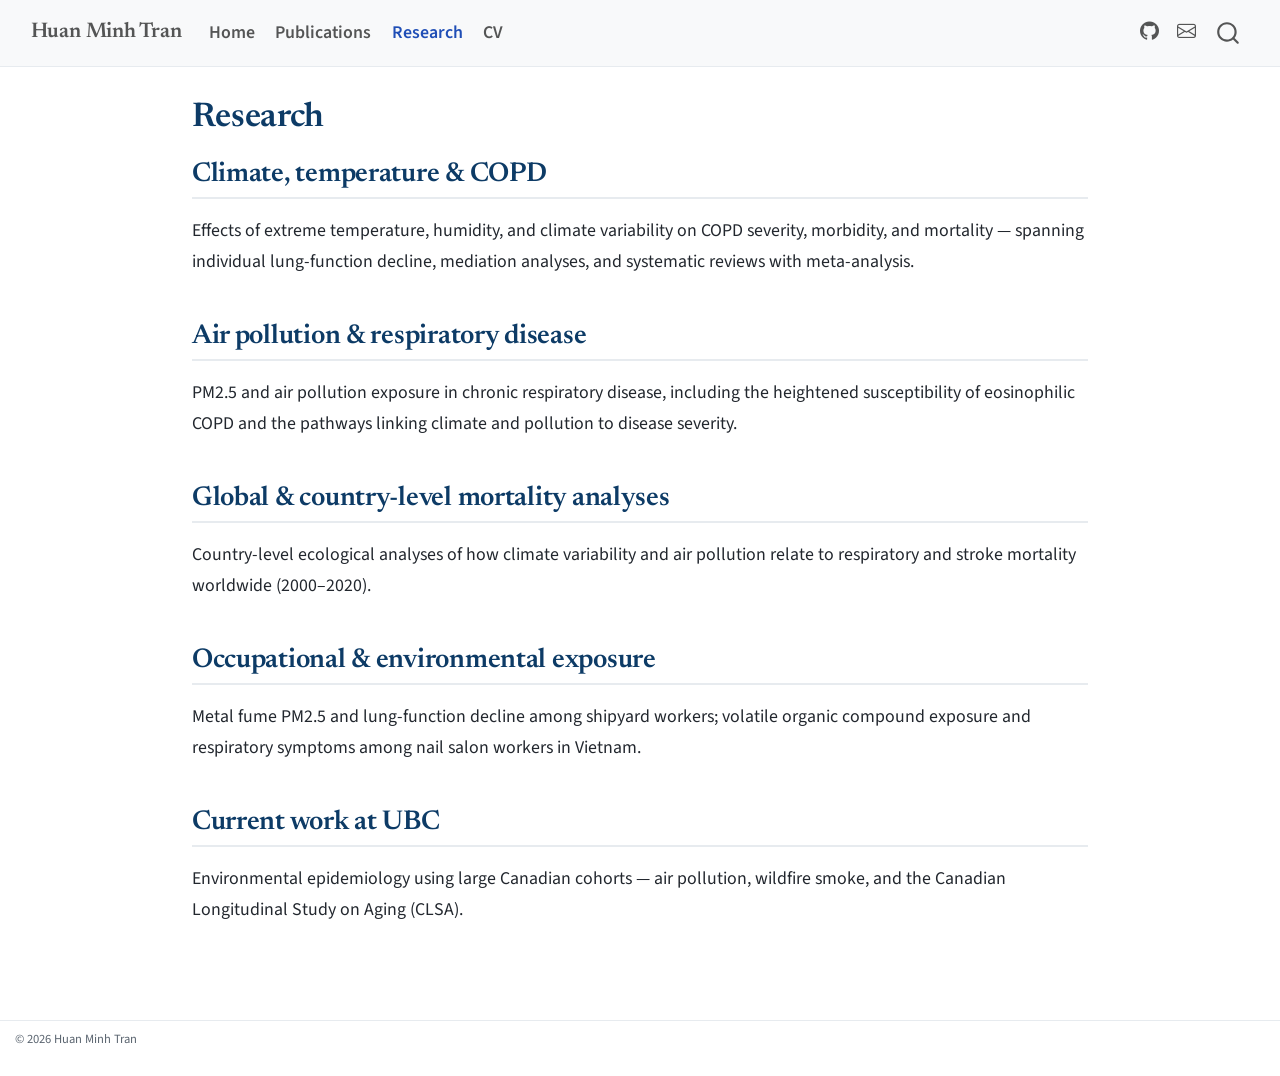
<file: projects.html>
<!DOCTYPE html>
<html xmlns="http://www.w3.org/1999/xhtml" lang="en" xml:lang="en"><head>

<meta charset="utf-8">
<meta name="generator" content="quarto-1.9.38">

<meta name="viewport" content="width=device-width, initial-scale=1.0, user-scalable=yes">


<title>Research – Huan Minh Tran</title>
<style>
/* Default styles provided by pandoc.
** See https://pandoc.org/MANUAL.html#variables-for-html for config info.
*/
code{white-space: pre-wrap;}
span.smallcaps{font-variant: small-caps;}
div.columns{display: flex; gap: min(4vw, 1.5em);}
div.column{flex: auto; overflow-x: auto;}
div.hanging-indent{margin-left: 1.5em; text-indent: -1.5em;}
ul.task-list{list-style: none;}
ul.task-list li input[type="checkbox"] {
  width: 0.8em;
  margin: 0 0.8em 0.2em -1em; /* quarto-specific, see https://github.com/quarto-dev/quarto-cli/issues/4556 */ 
  vertical-align: middle;
}
</style>


<script src="site_libs/quarto-nav/quarto-nav.js"></script>
<script src="site_libs/quarto-nav/headroom.min.js"></script>
<script src="site_libs/clipboard/clipboard.min.js"></script>
<script src="site_libs/quarto-search/autocomplete.umd.js"></script>
<script src="site_libs/quarto-search/fuse.min.js"></script>
<script src="site_libs/quarto-search/quarto-search.js"></script>
<meta name="quarto:offset" content="./">
<script src="site_libs/quarto-html/quarto.js" type="module"></script>
<script src="site_libs/quarto-html/tabsets/tabsets.js" type="module"></script>
<script src="site_libs/quarto-html/popper.min.js"></script>
<script src="site_libs/quarto-html/tippy.umd.min.js"></script>
<script src="site_libs/quarto-html/anchor.min.js"></script>
<link href="site_libs/quarto-html/tippy.css" rel="stylesheet">
<link href="site_libs/quarto-html/quarto-syntax-highlighting-15634bcf2e68342d4ad2dfa704d543f6.css" rel="stylesheet" id="quarto-text-highlighting-styles">
<script src="site_libs/bootstrap/bootstrap.min.js"></script>
<link href="site_libs/bootstrap/bootstrap-icons.css" rel="stylesheet">
<link href="site_libs/bootstrap/bootstrap-f1623cb938aee83da114aadb306b12ca.min.css" rel="stylesheet" append-hash="true" id="quarto-bootstrap" data-mode="light">
<script id="quarto-search-options" type="application/json">{
  "location": "navbar",
  "copy-button": false,
  "collapse-after": 3,
  "panel-placement": "end",
  "type": "overlay",
  "limit": 50,
  "keyboard-shortcut": [
    "f",
    "/",
    "s"
  ],
  "show-item-context": false,
  "language": {
    "search-no-results-text": "No results",
    "search-matching-documents-text": "matching documents",
    "search-copy-link-title": "Copy link to search",
    "search-hide-matches-text": "Hide additional matches",
    "search-more-match-text": "more match in this document",
    "search-more-matches-text": "more matches in this document",
    "search-clear-button-title": "Clear",
    "search-text-placeholder": "",
    "search-detached-cancel-button-title": "Cancel",
    "search-submit-button-title": "Submit",
    "search-label": "Search"
  }
}</script>
<link rel="stylesheet" href="https://unpkg.com/aos@2.3.4/dist/aos.css">


<link rel="stylesheet" href="styles.css">
</head>

<body class="nav-fixed fullcontent quarto-light">

<div id="quarto-search-results"></div>
  <header id="quarto-header" class="headroom fixed-top">
    <nav class="navbar navbar-expand-lg " data-bs-theme="dark">
      <div class="navbar-container container-fluid">
      <div class="navbar-brand-container mx-auto">
    <a class="navbar-brand" href="./index.html">
    <span class="navbar-title">Huan Minh Tran</span>
    </a>
  </div>
            <div id="quarto-search" class="" title="Search"></div>
          <button class="navbar-toggler" type="button" data-bs-toggle="collapse" data-bs-target="#navbarCollapse" aria-controls="navbarCollapse" role="menu" aria-expanded="false" aria-label="Toggle navigation" onclick="if (window.quartoToggleHeadroom) { window.quartoToggleHeadroom(); }">
  <span class="navbar-toggler-icon"></span>
</button>
          <div class="collapse navbar-collapse" id="navbarCollapse">
            <ul class="navbar-nav navbar-nav-scroll me-auto">
  <li class="nav-item">
    <a class="nav-link" href="./index.html"> 
<span class="menu-text">Home</span></a>
  </li>  
  <li class="nav-item">
    <a class="nav-link" href="./publications.html"> 
<span class="menu-text">Publications</span></a>
  </li>  
  <li class="nav-item">
    <a class="nav-link active" href="./projects.html" aria-current="page"> 
<span class="menu-text">Research</span></a>
  </li>  
  <li class="nav-item">
    <a class="nav-link" href="./cv.html"> 
<span class="menu-text">CV</span></a>
  </li>  
</ul>
            <ul class="navbar-nav navbar-nav-scroll ms-auto">
  <li class="nav-item compact">
    <a class="nav-link" href="https://github.com/huantranUBC"> <i class="bi bi-github" role="img">
</i> 
<span class="menu-text"></span></a>
  </li>  
  <li class="nav-item compact">
    <a class="nav-link" href="mailto:huan.tran@ubc.ca"> <i class="bi bi-envelope" role="img">
</i> 
<span class="menu-text"></span></a>
  </li>  
</ul>
          </div> <!-- /navcollapse -->
            <div class="quarto-navbar-tools">
</div>
      </div> <!-- /container-fluid -->
    </nav>
</header>
<!-- content -->
<div id="quarto-content" class="quarto-container page-columns page-rows-contents page-layout-article page-navbar">
<!-- sidebar -->
<!-- margin-sidebar -->
    
<!-- main -->
<main class="content" id="quarto-document-content">

<header id="title-block-header" class="quarto-title-block default">
<div class="quarto-title">
<h1 class="title">Research</h1>
</div>



<div class="quarto-title-meta">

    
  
    
  </div>
  


</header>


<section id="climate-temperature-copd" class="level2">
<h2 class="anchored" data-anchor-id="climate-temperature-copd">Climate, temperature &amp; COPD</h2>
<p>Effects of extreme temperature, humidity, and climate variability on COPD severity, morbidity, and mortality — spanning individual lung-function decline, mediation analyses, and systematic reviews with meta-analysis.</p>
</section>
<section id="air-pollution-respiratory-disease" class="level2">
<h2 class="anchored" data-anchor-id="air-pollution-respiratory-disease">Air pollution &amp; respiratory disease</h2>
<p>PM2.5 and air pollution exposure in chronic respiratory disease, including the heightened susceptibility of eosinophilic COPD and the pathways linking climate and pollution to disease severity.</p>
</section>
<section id="global-country-level-mortality-analyses" class="level2">
<h2 class="anchored" data-anchor-id="global-country-level-mortality-analyses">Global &amp; country-level mortality analyses</h2>
<p>Country-level ecological analyses of how climate variability and air pollution relate to respiratory and stroke mortality worldwide (2000–2020).</p>
</section>
<section id="occupational-environmental-exposure" class="level2">
<h2 class="anchored" data-anchor-id="occupational-environmental-exposure">Occupational &amp; environmental exposure</h2>
<p>Metal fume PM2.5 and lung-function decline among shipyard workers; volatile organic compound exposure and respiratory symptoms among nail salon workers in Vietnam.</p>
</section>
<section id="current-work-at-ubc" class="level2">
<h2 class="anchored" data-anchor-id="current-work-at-ubc">Current work at UBC</h2>
<p>Environmental epidemiology using large Canadian cohorts — air pollution, wildfire smoke, and the Canadian Longitudinal Study on Aging (CLSA).</p>


</section>

</main> <!-- /main -->
<script id="quarto-html-after-body" type="application/javascript">
  window.document.addEventListener("DOMContentLoaded", function (event) {
    const icon = "";
    const anchorJS = new window.AnchorJS();
    anchorJS.options = {
      placement: 'right',
      icon: icon
    };
    anchorJS.add('.anchored');
    const isCodeAnnotation = (el) => {
      for (const clz of el.classList) {
        if (clz.startsWith('code-annotation-')) {                     
          return true;
        }
      }
      return false;
    }
    const onCopySuccess = function(e) {
      // button target
      const button = e.trigger;
      // don't keep focus
      button.blur();
      // flash "checked"
      button.classList.add('code-copy-button-checked');
      var currentTitle = button.getAttribute("title");
      button.setAttribute("title", "Copied!");
      let tooltip;
      if (window.bootstrap) {
        button.setAttribute("data-bs-toggle", "tooltip");
        button.setAttribute("data-bs-placement", "left");
        button.setAttribute("data-bs-title", "Copied!");
        tooltip = new bootstrap.Tooltip(button, 
          { trigger: "manual", 
            customClass: "code-copy-button-tooltip",
            offset: [0, -8]});
        tooltip.show();    
      }
      setTimeout(function() {
        if (tooltip) {
          tooltip.hide();
          button.removeAttribute("data-bs-title");
          button.removeAttribute("data-bs-toggle");
          button.removeAttribute("data-bs-placement");
        }
        button.setAttribute("title", currentTitle);
        button.classList.remove('code-copy-button-checked');
      }, 1000);
      // clear code selection
      e.clearSelection();
    }
    const getTextToCopy = function(trigger) {
      const outerScaffold = trigger.parentElement.cloneNode(true);
      const codeEl = outerScaffold.querySelector('code');
      for (const childEl of codeEl.children) {
        if (isCodeAnnotation(childEl)) {
          childEl.remove();
        }
      }
      return codeEl.innerText;
    }
    const clipboard = new window.ClipboardJS('.code-copy-button:not([data-in-quarto-modal])', {
      text: getTextToCopy
    });
    clipboard.on('success', onCopySuccess);
    if (window.document.getElementById('quarto-embedded-source-code-modal')) {
      const clipboardModal = new window.ClipboardJS('.code-copy-button[data-in-quarto-modal]', {
        text: getTextToCopy,
        container: window.document.getElementById('quarto-embedded-source-code-modal')
      });
      clipboardModal.on('success', onCopySuccess);
    }
      var localhostRegex = new RegExp(/^(?:http|https):\/\/localhost\:?[0-9]*\//);
      var mailtoRegex = new RegExp(/^mailto:/);
        var filterRegex = new RegExp("https:\/\/huantranUBC\.github\.io\/huan-research-site");
      var isInternal = (href) => {
          return filterRegex.test(href) || localhostRegex.test(href) || mailtoRegex.test(href);
      }
      // Inspect non-navigation links and adorn them if external
     var links = window.document.querySelectorAll('a[href]:not(.nav-link):not(.navbar-brand):not(.toc-action):not(.sidebar-link):not(.sidebar-item-toggle):not(.pagination-link):not(.no-external):not([aria-hidden]):not(.dropdown-item):not(.quarto-navigation-tool):not(.about-link)');
      for (var i=0; i<links.length; i++) {
        const link = links[i];
        if (!isInternal(link.href)) {
          // undo the damage that might have been done by quarto-nav.js in the case of
          // links that we want to consider external
          if (link.dataset.originalHref !== undefined) {
            link.href = link.dataset.originalHref;
          }
        }
      }
    function tippyHover(el, contentFn, onTriggerFn, onUntriggerFn) {
      const config = {
        allowHTML: true,
        maxWidth: 500,
        delay: 100,
        arrow: false,
        appendTo: function(el) {
            return el.parentElement;
        },
        interactive: true,
        interactiveBorder: 10,
        theme: 'quarto',
        placement: 'bottom-start',
      };
      if (contentFn) {
        config.content = contentFn;
      }
      if (onTriggerFn) {
        config.onTrigger = onTriggerFn;
      }
      if (onUntriggerFn) {
        config.onUntrigger = onUntriggerFn;
      }
      window.tippy(el, config); 
    }
    const noterefs = window.document.querySelectorAll('a[role="doc-noteref"]');
    for (var i=0; i<noterefs.length; i++) {
      const ref = noterefs[i];
      tippyHover(ref, function() {
        // use id or data attribute instead here
        let href = ref.getAttribute('data-footnote-href') || ref.getAttribute('href');
        try { href = new URL(href).hash; } catch {}
        const id = href.replace(/^#\/?/, "");
        const note = window.document.getElementById(id);
        if (note) {
          return note.innerHTML;
        } else {
          return "";
        }
      });
    }
    const xrefs = window.document.querySelectorAll('a.quarto-xref');
    const processXRef = (id, note) => {
      // Strip column container classes
      const stripColumnClz = (el) => {
        el.classList.remove("page-full", "page-columns");
        if (el.children) {
          for (const child of el.children) {
            stripColumnClz(child);
          }
        }
      }
      stripColumnClz(note)
      if (id === null || id.startsWith('sec-')) {
        // Special case sections, only their first couple elements
        const container = document.createElement("div");
        if (note.children && note.children.length > 2) {
          container.appendChild(note.children[0].cloneNode(true));
          for (let i = 1; i < note.children.length; i++) {
            const child = note.children[i];
            if (child.tagName === "P" && child.innerText === "") {
              continue;
            } else {
              container.appendChild(child.cloneNode(true));
              break;
            }
          }
          if (window.Quarto?.typesetMath) {
            window.Quarto.typesetMath(container);
          }
          return container.innerHTML
        } else {
          if (window.Quarto?.typesetMath) {
            window.Quarto.typesetMath(note);
          }
          return note.innerHTML;
        }
      } else {
        // Remove any anchor links if they are present
        const anchorLink = note.querySelector('a.anchorjs-link');
        if (anchorLink) {
          anchorLink.remove();
        }
        if (window.Quarto?.typesetMath) {
          window.Quarto.typesetMath(note);
        }
        if (note.classList.contains("callout")) {
          return note.outerHTML;
        } else {
          return note.innerHTML;
        }
      }
    }
    for (var i=0; i<xrefs.length; i++) {
      const xref = xrefs[i];
      tippyHover(xref, undefined, function(instance) {
        instance.disable();
        let url = xref.getAttribute('href');
        let hash = undefined; 
        if (url.startsWith('#')) {
          hash = url;
        } else {
          try { hash = new URL(url).hash; } catch {}
        }
        if (hash) {
          const id = hash.replace(/^#\/?/, "");
          const note = window.document.getElementById(id);
          if (note !== null) {
            try {
              const html = processXRef(id, note.cloneNode(true));
              instance.setContent(html);
            } finally {
              instance.enable();
              instance.show();
            }
          } else {
            // See if we can fetch this
            fetch(url.split('#')[0])
            .then(res => res.text())
            .then(html => {
              const parser = new DOMParser();
              const htmlDoc = parser.parseFromString(html, "text/html");
              const note = htmlDoc.getElementById(id);
              if (note !== null) {
                const html = processXRef(id, note);
                instance.setContent(html);
              } 
            }).finally(() => {
              instance.enable();
              instance.show();
            });
          }
        } else {
          // See if we can fetch a full url (with no hash to target)
          // This is a special case and we should probably do some content thinning / targeting
          fetch(url)
          .then(res => res.text())
          .then(html => {
            const parser = new DOMParser();
            const htmlDoc = parser.parseFromString(html, "text/html");
            const note = htmlDoc.querySelector('main.content');
            if (note !== null) {
              // This should only happen for chapter cross references
              // (since there is no id in the URL)
              // remove the first header
              if (note.children.length > 0 && note.children[0].tagName === "HEADER") {
                note.children[0].remove();
              }
              const html = processXRef(null, note);
              instance.setContent(html);
            } 
          }).finally(() => {
            instance.enable();
            instance.show();
          });
        }
      }, function(instance) {
      });
    }
        let selectedAnnoteEl;
        const selectorForAnnotation = ( cell, annotation) => {
          let cellAttr = 'data-code-cell="' + cell + '"';
          let lineAttr = 'data-code-annotation="' +  annotation + '"';
          const selector = 'span[' + cellAttr + '][' + lineAttr + ']';
          return selector;
        }
        const selectCodeLines = (annoteEl) => {
          const doc = window.document;
          const targetCell = annoteEl.getAttribute("data-target-cell");
          const targetAnnotation = annoteEl.getAttribute("data-target-annotation");
          const annoteSpan = window.document.querySelector(selectorForAnnotation(targetCell, targetAnnotation));
          const lines = annoteSpan.getAttribute("data-code-lines").split(",");
          const lineIds = lines.map((line) => {
            return targetCell + "-" + line;
          })
          let top = null;
          let height = null;
          let parent = null;
          if (lineIds.length > 0) {
              //compute the position of the single el (top and bottom and make a div)
              const el = window.document.getElementById(lineIds[0]);
              top = el.offsetTop;
              height = el.offsetHeight;
              parent = el.parentElement.parentElement;
            if (lineIds.length > 1) {
              const lastEl = window.document.getElementById(lineIds[lineIds.length - 1]);
              const bottom = lastEl.offsetTop + lastEl.offsetHeight;
              height = bottom - top;
            }
            if (top !== null && height !== null && parent !== null) {
              // cook up a div (if necessary) and position it 
              let div = window.document.getElementById("code-annotation-line-highlight");
              if (div === null) {
                div = window.document.createElement("div");
                div.setAttribute("id", "code-annotation-line-highlight");
                div.style.position = 'absolute';
                parent.appendChild(div);
              }
              div.style.top = top - 2 + "px";
              div.style.height = height + 4 + "px";
              div.style.left = 0;
              let gutterDiv = window.document.getElementById("code-annotation-line-highlight-gutter");
              if (gutterDiv === null) {
                gutterDiv = window.document.createElement("div");
                gutterDiv.setAttribute("id", "code-annotation-line-highlight-gutter");
                gutterDiv.style.position = 'absolute';
                const codeCell = window.document.getElementById(targetCell);
                const gutter = codeCell.querySelector('.code-annotation-gutter');
                gutter.appendChild(gutterDiv);
              }
              gutterDiv.style.top = top - 2 + "px";
              gutterDiv.style.height = height + 4 + "px";
            }
            selectedAnnoteEl = annoteEl;
          }
        };
        const unselectCodeLines = () => {
          const elementsIds = ["code-annotation-line-highlight", "code-annotation-line-highlight-gutter"];
          elementsIds.forEach((elId) => {
            const div = window.document.getElementById(elId);
            if (div) {
              div.remove();
            }
          });
          selectedAnnoteEl = undefined;
        };
          // Handle positioning of the toggle
      window.addEventListener(
        "resize",
        throttle(() => {
          elRect = undefined;
          if (selectedAnnoteEl) {
            selectCodeLines(selectedAnnoteEl);
          }
        }, 10)
      );
      function throttle(fn, ms) {
      let throttle = false;
      let timer;
        return (...args) => {
          if(!throttle) { // first call gets through
              fn.apply(this, args);
              throttle = true;
          } else { // all the others get throttled
              if(timer) clearTimeout(timer); // cancel #2
              timer = setTimeout(() => {
                fn.apply(this, args);
                timer = throttle = false;
              }, ms);
          }
        };
      }
        // Attach click handler to the DT
        const annoteDls = window.document.querySelectorAll('dt[data-target-cell]');
        for (const annoteDlNode of annoteDls) {
          annoteDlNode.addEventListener('click', (event) => {
            const clickedEl = event.target;
            if (clickedEl !== selectedAnnoteEl) {
              unselectCodeLines();
              const activeEl = window.document.querySelector('dt[data-target-cell].code-annotation-active');
              if (activeEl) {
                activeEl.classList.remove('code-annotation-active');
              }
              selectCodeLines(clickedEl);
              clickedEl.classList.add('code-annotation-active');
            } else {
              // Unselect the line
              unselectCodeLines();
              clickedEl.classList.remove('code-annotation-active');
            }
          });
        }
    const findCites = (el) => {
      const parentEl = el.parentElement;
      if (parentEl) {
        const cites = parentEl.dataset.cites;
        if (cites) {
          return {
            el,
            cites: cites.split(' ')
          };
        } else {
          return findCites(el.parentElement)
        }
      } else {
        return undefined;
      }
    };
    var bibliorefs = window.document.querySelectorAll('a[role="doc-biblioref"]');
    for (var i=0; i<bibliorefs.length; i++) {
      const ref = bibliorefs[i];
      const citeInfo = findCites(ref);
      if (citeInfo) {
        tippyHover(citeInfo.el, function() {
          var popup = window.document.createElement('div');
          citeInfo.cites.forEach(function(cite) {
            var citeDiv = window.document.createElement('div');
            citeDiv.classList.add('hanging-indent');
            citeDiv.classList.add('csl-entry');
            var biblioDiv = window.document.getElementById('ref-' + cite);
            if (biblioDiv) {
              citeDiv.innerHTML = biblioDiv.innerHTML;
            }
            popup.appendChild(citeDiv);
          });
          return popup.innerHTML;
        });
      }
    }
  });
  </script>
</div> <!-- /content -->
<footer class="footer">
  <div class="nav-footer">
    <div class="nav-footer-left">
<p>© 2026 Huan Minh Tran</p>
</div>   
    <div class="nav-footer-center">
      &nbsp;
    </div>
    <div class="nav-footer-right">
      &nbsp;
    </div>
  </div>
</footer>
<script src="https://unpkg.com/aos@2.3.4/dist/aos.js"></script>
<script>
  document.addEventListener('DOMContentLoaded', function () {
    // Animate-on-scroll: tag section headers and publication cards
    document.querySelectorAll(
      'main h2, main h3, .publications ul > li'
    ).forEach(function (el) {
      el.setAttribute('data-aos', 'fade-up');
      el.setAttribute('data-aos-duration', '600');
    });
    if (window.AOS) AOS.init({ once: true, offset: 60 });
  });
</script>




</body></html>
</file>
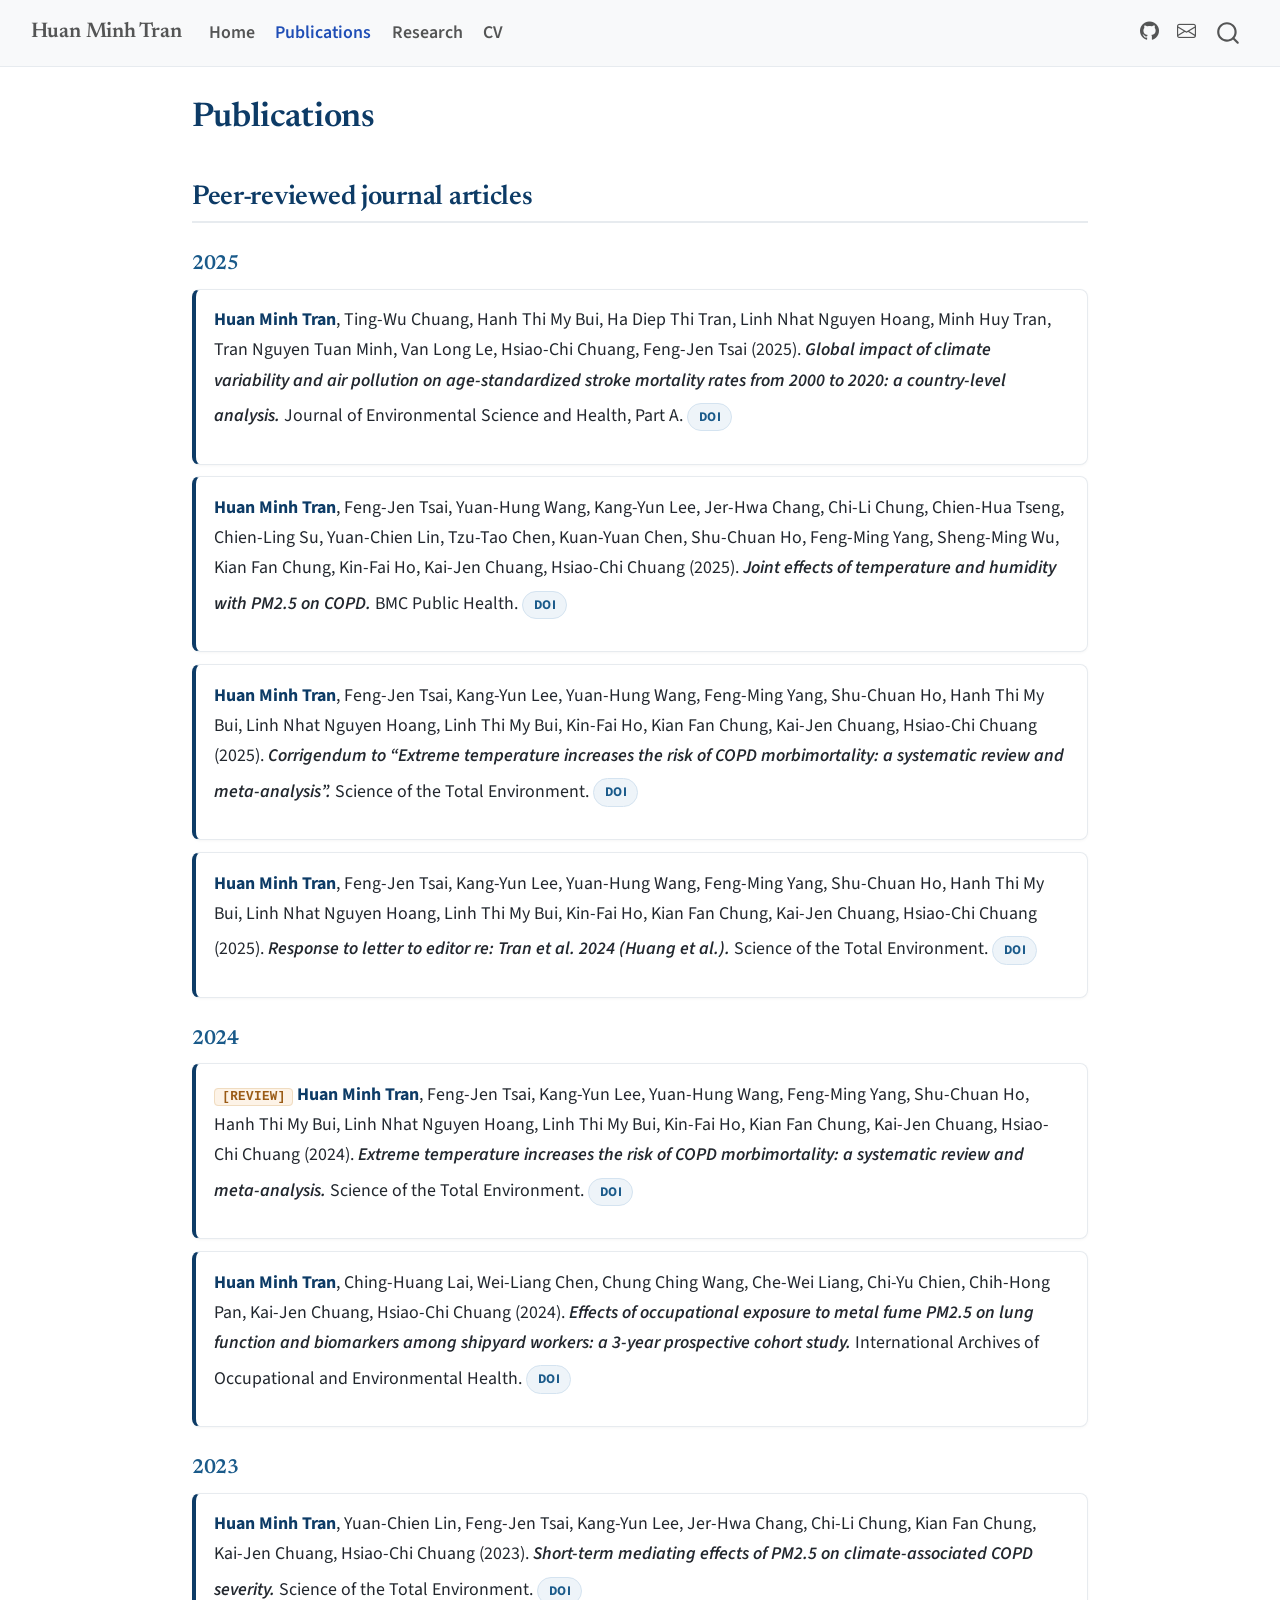
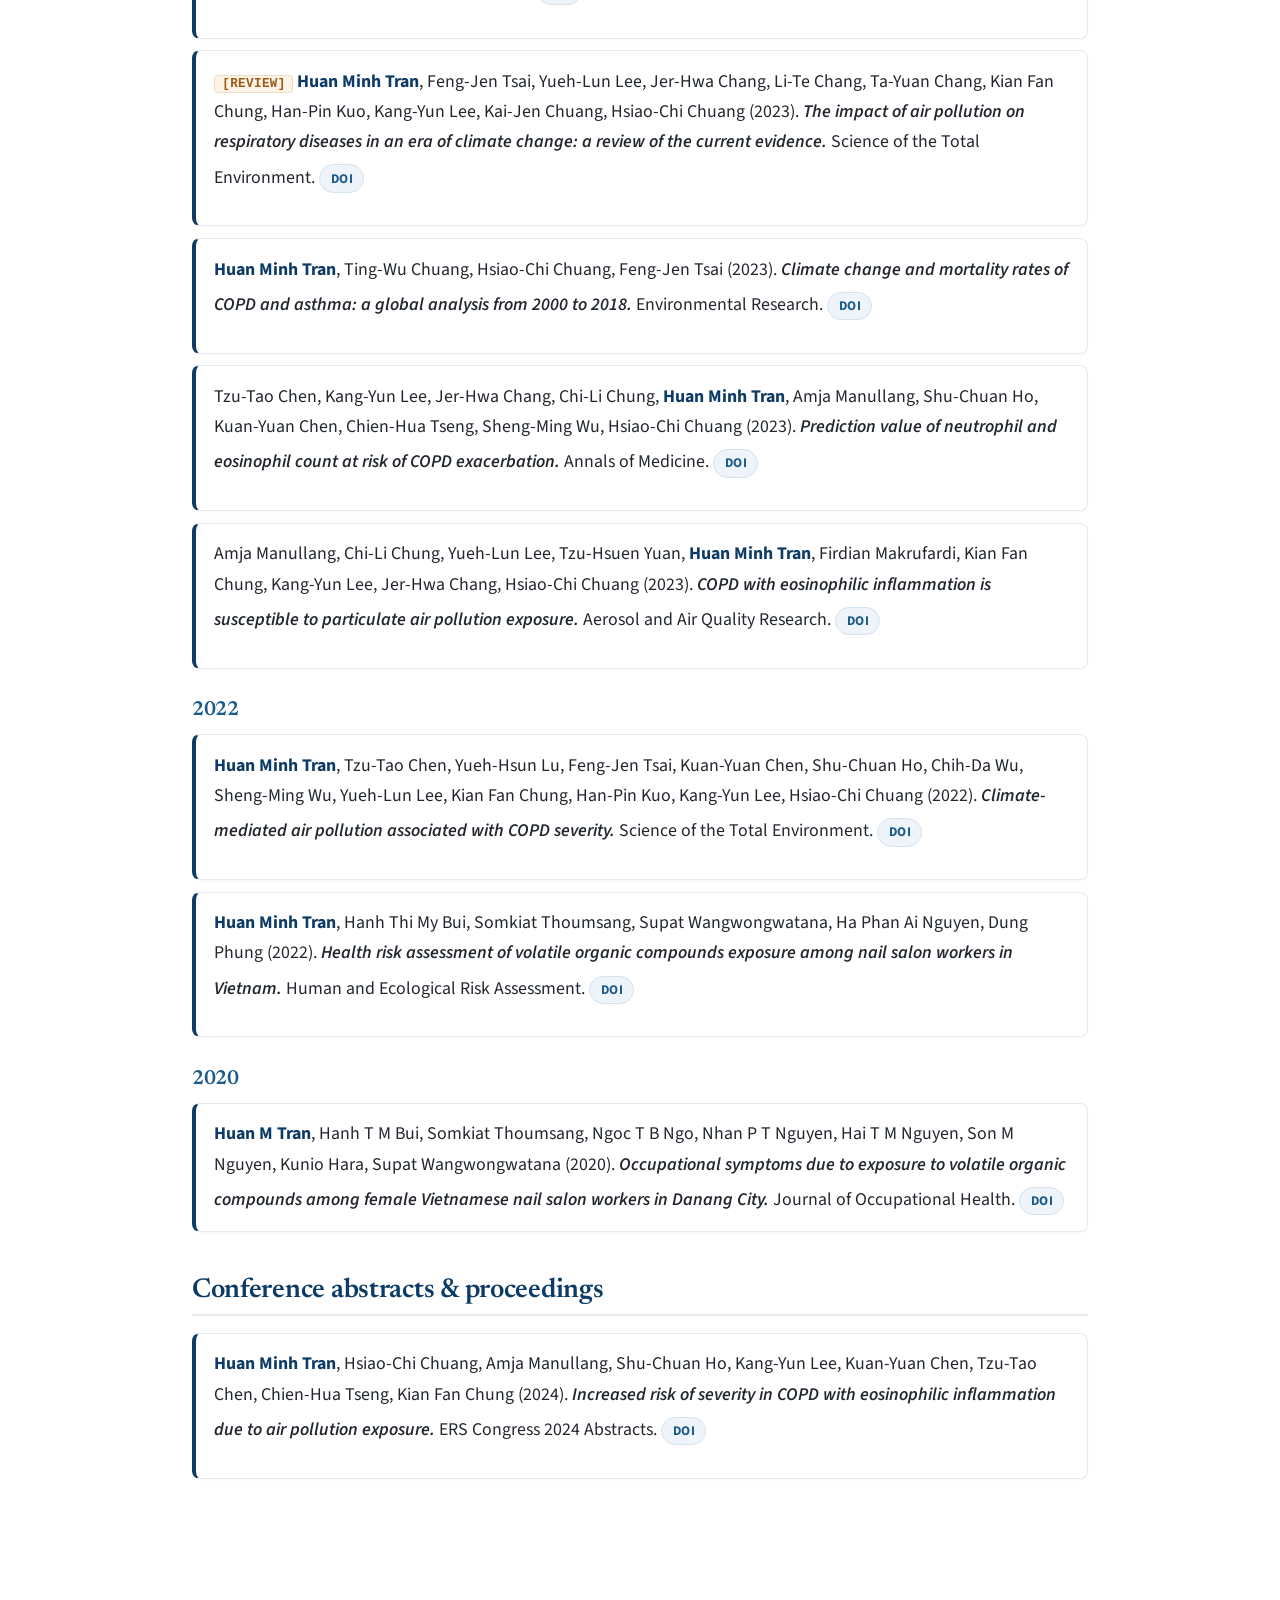
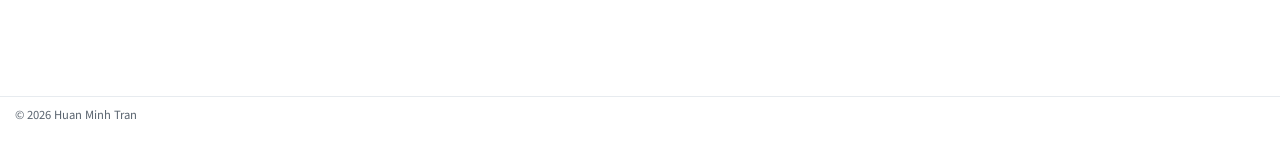
<file: publications.html>
<!DOCTYPE html>
<html xmlns="http://www.w3.org/1999/xhtml" lang="en" xml:lang="en"><head>

<meta charset="utf-8">
<meta name="generator" content="quarto-1.9.38">

<meta name="viewport" content="width=device-width, initial-scale=1.0, user-scalable=yes">


<title>Publications – Huan Minh Tran</title>
<style>
/* Default styles provided by pandoc.
** See https://pandoc.org/MANUAL.html#variables-for-html for config info.
*/
code{white-space: pre-wrap;}
span.smallcaps{font-variant: small-caps;}
div.columns{display: flex; gap: min(4vw, 1.5em);}
div.column{flex: auto; overflow-x: auto;}
div.hanging-indent{margin-left: 1.5em; text-indent: -1.5em;}
ul.task-list{list-style: none;}
ul.task-list li input[type="checkbox"] {
  width: 0.8em;
  margin: 0 0.8em 0.2em -1em; /* quarto-specific, see https://github.com/quarto-dev/quarto-cli/issues/4556 */ 
  vertical-align: middle;
}
</style>


<script src="site_libs/quarto-nav/quarto-nav.js"></script>
<script src="site_libs/quarto-nav/headroom.min.js"></script>
<script src="site_libs/clipboard/clipboard.min.js"></script>
<script src="site_libs/quarto-search/autocomplete.umd.js"></script>
<script src="site_libs/quarto-search/fuse.min.js"></script>
<script src="site_libs/quarto-search/quarto-search.js"></script>
<meta name="quarto:offset" content="./">
<script src="site_libs/quarto-html/quarto.js" type="module"></script>
<script src="site_libs/quarto-html/tabsets/tabsets.js" type="module"></script>
<script src="site_libs/quarto-html/popper.min.js"></script>
<script src="site_libs/quarto-html/tippy.umd.min.js"></script>
<script src="site_libs/quarto-html/anchor.min.js"></script>
<link href="site_libs/quarto-html/tippy.css" rel="stylesheet">
<link href="site_libs/quarto-html/quarto-syntax-highlighting-15634bcf2e68342d4ad2dfa704d543f6.css" rel="stylesheet" id="quarto-text-highlighting-styles">
<script src="site_libs/bootstrap/bootstrap.min.js"></script>
<link href="site_libs/bootstrap/bootstrap-icons.css" rel="stylesheet">
<link href="site_libs/bootstrap/bootstrap-f1623cb938aee83da114aadb306b12ca.min.css" rel="stylesheet" append-hash="true" id="quarto-bootstrap" data-mode="light">
<script id="quarto-search-options" type="application/json">{
  "location": "navbar",
  "copy-button": false,
  "collapse-after": 3,
  "panel-placement": "end",
  "type": "overlay",
  "limit": 50,
  "keyboard-shortcut": [
    "f",
    "/",
    "s"
  ],
  "show-item-context": false,
  "language": {
    "search-no-results-text": "No results",
    "search-matching-documents-text": "matching documents",
    "search-copy-link-title": "Copy link to search",
    "search-hide-matches-text": "Hide additional matches",
    "search-more-match-text": "more match in this document",
    "search-more-matches-text": "more matches in this document",
    "search-clear-button-title": "Clear",
    "search-text-placeholder": "",
    "search-detached-cancel-button-title": "Cancel",
    "search-submit-button-title": "Submit",
    "search-label": "Search"
  }
}</script>
<link rel="stylesheet" href="https://unpkg.com/aos@2.3.4/dist/aos.css">


<link rel="stylesheet" href="styles.css">
</head>

<body class="nav-fixed fullcontent quarto-light">

<div id="quarto-search-results"></div>
  <header id="quarto-header" class="headroom fixed-top">
    <nav class="navbar navbar-expand-lg " data-bs-theme="dark">
      <div class="navbar-container container-fluid">
      <div class="navbar-brand-container mx-auto">
    <a class="navbar-brand" href="./index.html">
    <span class="navbar-title">Huan Minh Tran</span>
    </a>
  </div>
            <div id="quarto-search" class="" title="Search"></div>
          <button class="navbar-toggler" type="button" data-bs-toggle="collapse" data-bs-target="#navbarCollapse" aria-controls="navbarCollapse" role="menu" aria-expanded="false" aria-label="Toggle navigation" onclick="if (window.quartoToggleHeadroom) { window.quartoToggleHeadroom(); }">
  <span class="navbar-toggler-icon"></span>
</button>
          <div class="collapse navbar-collapse" id="navbarCollapse">
            <ul class="navbar-nav navbar-nav-scroll me-auto">
  <li class="nav-item">
    <a class="nav-link" href="./index.html"> 
<span class="menu-text">Home</span></a>
  </li>  
  <li class="nav-item">
    <a class="nav-link active" href="./publications.html" aria-current="page"> 
<span class="menu-text">Publications</span></a>
  </li>  
  <li class="nav-item">
    <a class="nav-link" href="./projects.html"> 
<span class="menu-text">Research</span></a>
  </li>  
  <li class="nav-item">
    <a class="nav-link" href="./cv.html"> 
<span class="menu-text">CV</span></a>
  </li>  
</ul>
            <ul class="navbar-nav navbar-nav-scroll ms-auto">
  <li class="nav-item compact">
    <a class="nav-link" href="https://github.com/huantranUBC"> <i class="bi bi-github" role="img">
</i> 
<span class="menu-text"></span></a>
  </li>  
  <li class="nav-item compact">
    <a class="nav-link" href="mailto:huan.tran@ubc.ca"> <i class="bi bi-envelope" role="img">
</i> 
<span class="menu-text"></span></a>
  </li>  
</ul>
          </div> <!-- /navcollapse -->
            <div class="quarto-navbar-tools">
</div>
      </div> <!-- /container-fluid -->
    </nav>
</header>
<!-- content -->
<div id="quarto-content" class="quarto-container page-columns page-rows-contents page-layout-article page-navbar">
<!-- sidebar -->
<!-- margin-sidebar -->
    
<!-- main -->
<main class="content" id="quarto-document-content">

<header id="title-block-header" class="quarto-title-block default">
<div class="quarto-title">
<h1 class="title">Publications</h1>
</div>



<div class="quarto-title-meta">

    
  
    
  </div>
  


</header>


<div class="publications">
<section id="peer-reviewed-journal-articles" class="level2">
<h2 class="anchored" data-anchor-id="peer-reviewed-journal-articles">Peer-reviewed journal articles</h2>
<section id="section" class="level3">
<h3 class="anchored" data-anchor-id="section">2025</h3>
<ul>
<li><p><strong>Huan Minh Tran</strong>, Ting-Wu Chuang, Hanh Thi My Bui, Ha Diep Thi Tran, Linh Nhat Nguyen Hoang, Minh Huy Tran, Tran Nguyen Tuan Minh, Van Long Le, Hsiao-Chi Chuang, Feng-Jen Tsai (2025). <em>Global impact of climate variability and air pollution on age-standardized stroke mortality rates from 2000 to 2020: a country-level analysis.</em> Journal of Environmental Science and Health, Part A. <a href="https://doi.org/10.1080/10934529.2025.2607921">DOI</a></p></li>
<li><p><strong>Huan Minh Tran</strong>, Feng-Jen Tsai, Yuan-Hung Wang, Kang-Yun Lee, Jer-Hwa Chang, Chi-Li Chung, Chien-Hua Tseng, Chien-Ling Su, Yuan-Chien Lin, Tzu-Tao Chen, Kuan-Yuan Chen, Shu-Chuan Ho, Feng-Ming Yang, Sheng-Ming Wu, Kian Fan Chung, Kin-Fai Ho, Kai-Jen Chuang, Hsiao-Chi Chuang (2025). <em>Joint effects of temperature and humidity with PM2.5 on COPD.</em> BMC Public Health. <a href="https://doi.org/10.1186/s12889-025-21564-3">DOI</a></p></li>
<li><p><strong>Huan Minh Tran</strong>, Feng-Jen Tsai, Kang-Yun Lee, Yuan-Hung Wang, Feng-Ming Yang, Shu-Chuan Ho, Hanh Thi My Bui, Linh Nhat Nguyen Hoang, Linh Thi My Bui, Kin-Fai Ho, Kian Fan Chung, Kai-Jen Chuang, Hsiao-Chi Chuang (2025). <em>Corrigendum to “Extreme temperature increases the risk of COPD morbimortality: a systematic review and meta-analysis”.</em> Science of the Total Environment. <a href="https://doi.org/10.1016/j.scitotenv.2025.178996">DOI</a></p></li>
<li><p><strong>Huan Minh Tran</strong>, Feng-Jen Tsai, Kang-Yun Lee, Yuan-Hung Wang, Feng-Ming Yang, Shu-Chuan Ho, Hanh Thi My Bui, Linh Nhat Nguyen Hoang, Linh Thi My Bui, Kin-Fai Ho, Kian Fan Chung, Kai-Jen Chuang, Hsiao-Chi Chuang (2025). <em>Response to letter to editor re: Tran et al.&nbsp;2024 (Huang et al.).</em> Science of the Total Environment. <a href="https://doi.org/10.1016/j.scitotenv.2025.179107">DOI</a></p></li>
</ul>
</section>
<section id="section-1" class="level3">
<h3 class="anchored" data-anchor-id="section-1">2024</h3>
<ul>
<li><p><code>[Review]</code> <strong>Huan Minh Tran</strong>, Feng-Jen Tsai, Kang-Yun Lee, Yuan-Hung Wang, Feng-Ming Yang, Shu-Chuan Ho, Hanh Thi My Bui, Linh Nhat Nguyen Hoang, Linh Thi My Bui, Kin-Fai Ho, Kian Fan Chung, Kai-Jen Chuang, Hsiao-Chi Chuang (2024). <em>Extreme temperature increases the risk of COPD morbimortality: a systematic review and meta-analysis.</em> Science of the Total Environment. <a href="https://doi.org/10.1016/j.scitotenv.2024.178087">DOI</a></p></li>
<li><p><strong>Huan Minh Tran</strong>, Ching-Huang Lai, Wei-Liang Chen, Chung Ching Wang, Che-Wei Liang, Chi-Yu Chien, Chih-Hong Pan, Kai-Jen Chuang, Hsiao-Chi Chuang (2024). <em>Effects of occupational exposure to metal fume PM2.5 on lung function and biomarkers among shipyard workers: a 3-year prospective cohort study.</em> International Archives of Occupational and Environmental Health. <a href="https://doi.org/10.1007/s00420-024-02055-1">DOI</a></p></li>
</ul>
</section>
<section id="section-2" class="level3">
<h3 class="anchored" data-anchor-id="section-2">2023</h3>
<ul>
<li><p><strong>Huan Minh Tran</strong>, Yuan-Chien Lin, Feng-Jen Tsai, Kang-Yun Lee, Jer-Hwa Chang, Chi-Li Chung, Kian Fan Chung, Kai-Jen Chuang, Hsiao-Chi Chuang (2023). <em>Short-term mediating effects of PM2.5 on climate-associated COPD severity.</em> Science of the Total Environment. <a href="https://doi.org/10.1016/j.scitotenv.2023.166523">DOI</a></p></li>
<li><p><code>[Review]</code> <strong>Huan Minh Tran</strong>, Feng-Jen Tsai, Yueh-Lun Lee, Jer-Hwa Chang, Li-Te Chang, Ta-Yuan Chang, Kian Fan Chung, Han-Pin Kuo, Kang-Yun Lee, Kai-Jen Chuang, Hsiao-Chi Chuang (2023). <em>The impact of air pollution on respiratory diseases in an era of climate change: a review of the current evidence.</em> Science of the Total Environment. <a href="https://doi.org/10.1016/j.scitotenv.2023.166340">DOI</a></p></li>
<li><p><strong>Huan Minh Tran</strong>, Ting-Wu Chuang, Hsiao-Chi Chuang, Feng-Jen Tsai (2023). <em>Climate change and mortality rates of COPD and asthma: a global analysis from 2000 to 2018.</em> Environmental Research. <a href="https://doi.org/10.1016/j.envres.2023.116448">DOI</a></p></li>
<li><p>Tzu-Tao Chen, Kang-Yun Lee, Jer-Hwa Chang, Chi-Li Chung, <strong>Huan Minh Tran</strong>, Amja Manullang, Shu-Chuan Ho, Kuan-Yuan Chen, Chien-Hua Tseng, Sheng-Ming Wu, Hsiao-Chi Chuang (2023). <em>Prediction value of neutrophil and eosinophil count at risk of COPD exacerbation.</em> Annals of Medicine. <a href="https://doi.org/10.1080/07853890.2023.2285924">DOI</a></p></li>
<li><p>Amja Manullang, Chi-Li Chung, Yueh-Lun Lee, Tzu-Hsuen Yuan, <strong>Huan Minh Tran</strong>, Firdian Makrufardi, Kian Fan Chung, Kang-Yun Lee, Jer-Hwa Chang, Hsiao-Chi Chuang (2023). <em>COPD with eosinophilic inflammation is susceptible to particulate air pollution exposure.</em> Aerosol and Air Quality Research. <a href="https://doi.org/10.4209/aaqr.230035">DOI</a></p></li>
</ul>
</section>
<section id="section-3" class="level3">
<h3 class="anchored" data-anchor-id="section-3">2022</h3>
<ul>
<li><p><strong>Huan Minh Tran</strong>, Tzu-Tao Chen, Yueh-Hsun Lu, Feng-Jen Tsai, Kuan-Yuan Chen, Shu-Chuan Ho, Chih-Da Wu, Sheng-Ming Wu, Yueh-Lun Lee, Kian Fan Chung, Han-Pin Kuo, Kang-Yun Lee, Hsiao-Chi Chuang (2022). <em>Climate-mediated air pollution associated with COPD severity.</em> Science of the Total Environment. <a href="https://doi.org/10.1016/j.scitotenv.2022.156969">DOI</a></p></li>
<li><p><strong>Huan Minh Tran</strong>, Hanh Thi My Bui, Somkiat Thoumsang, Supat Wangwongwatana, Ha Phan Ai Nguyen, Dung Phung (2022). <em>Health risk assessment of volatile organic compounds exposure among nail salon workers in Vietnam.</em> Human and Ecological Risk Assessment. <a href="https://doi.org/10.1080/10807039.2022.2044285">DOI</a></p></li>
</ul>
</section>
<section id="section-4" class="level3">
<h3 class="anchored" data-anchor-id="section-4">2020</h3>
<ul>
<li><strong>Huan M Tran</strong>, Hanh T M Bui, Somkiat Thoumsang, Ngoc T B Ngo, Nhan P T Nguyen, Hai T M Nguyen, Son M Nguyen, Kunio Hara, Supat Wangwongwatana (2020). <em>Occupational symptoms due to exposure to volatile organic compounds among female Vietnamese nail salon workers in Danang City.</em> Journal of Occupational Health. <a href="https://doi.org/10.1002/1348-9585.12160">DOI</a></li>
</ul>
</section>
</section>
<section id="conference-abstracts-proceedings" class="level2">
<h2 class="anchored" data-anchor-id="conference-abstracts-proceedings">Conference abstracts &amp; proceedings</h2>
<ul>
<li><p><strong>Huan Minh Tran</strong>, Hsiao-Chi Chuang, Amja Manullang, Shu-Chuan Ho, Kang-Yun Lee, Kuan-Yuan Chen, Tzu-Tao Chen, Chien-Hua Tseng, Kian Fan Chung (2024). <em>Increased risk of severity in COPD with eosinophilic inflammation due to air pollution exposure.</em> ERS Congress 2024 Abstracts. <a href="https://doi.org/10.1183/13993003.congress-2024.pa3123">DOI</a></p></li>
<li><p><strong>Huan Minh Tran</strong>, Lin-Yuan Chien, Feng-Jen Tsai, Hsiao-Chi Chuang (2023). <em>Effects of climate-mediated PM2.5 on lung function decline in chronic obstructive pulmonary disease.</em> ISEE Conference Abstracts.</p></li>
</ul>
</section>
</div>



</main> <!-- /main -->
<script id="quarto-html-after-body" type="application/javascript">
  window.document.addEventListener("DOMContentLoaded", function (event) {
    const icon = "";
    const anchorJS = new window.AnchorJS();
    anchorJS.options = {
      placement: 'right',
      icon: icon
    };
    anchorJS.add('.anchored');
    const isCodeAnnotation = (el) => {
      for (const clz of el.classList) {
        if (clz.startsWith('code-annotation-')) {                     
          return true;
        }
      }
      return false;
    }
    const onCopySuccess = function(e) {
      // button target
      const button = e.trigger;
      // don't keep focus
      button.blur();
      // flash "checked"
      button.classList.add('code-copy-button-checked');
      var currentTitle = button.getAttribute("title");
      button.setAttribute("title", "Copied!");
      let tooltip;
      if (window.bootstrap) {
        button.setAttribute("data-bs-toggle", "tooltip");
        button.setAttribute("data-bs-placement", "left");
        button.setAttribute("data-bs-title", "Copied!");
        tooltip = new bootstrap.Tooltip(button, 
          { trigger: "manual", 
            customClass: "code-copy-button-tooltip",
            offset: [0, -8]});
        tooltip.show();    
      }
      setTimeout(function() {
        if (tooltip) {
          tooltip.hide();
          button.removeAttribute("data-bs-title");
          button.removeAttribute("data-bs-toggle");
          button.removeAttribute("data-bs-placement");
        }
        button.setAttribute("title", currentTitle);
        button.classList.remove('code-copy-button-checked');
      }, 1000);
      // clear code selection
      e.clearSelection();
    }
    const getTextToCopy = function(trigger) {
      const outerScaffold = trigger.parentElement.cloneNode(true);
      const codeEl = outerScaffold.querySelector('code');
      for (const childEl of codeEl.children) {
        if (isCodeAnnotation(childEl)) {
          childEl.remove();
        }
      }
      return codeEl.innerText;
    }
    const clipboard = new window.ClipboardJS('.code-copy-button:not([data-in-quarto-modal])', {
      text: getTextToCopy
    });
    clipboard.on('success', onCopySuccess);
    if (window.document.getElementById('quarto-embedded-source-code-modal')) {
      const clipboardModal = new window.ClipboardJS('.code-copy-button[data-in-quarto-modal]', {
        text: getTextToCopy,
        container: window.document.getElementById('quarto-embedded-source-code-modal')
      });
      clipboardModal.on('success', onCopySuccess);
    }
      var localhostRegex = new RegExp(/^(?:http|https):\/\/localhost\:?[0-9]*\//);
      var mailtoRegex = new RegExp(/^mailto:/);
        var filterRegex = new RegExp("https:\/\/huantranUBC\.github\.io\/huan-research-site");
      var isInternal = (href) => {
          return filterRegex.test(href) || localhostRegex.test(href) || mailtoRegex.test(href);
      }
      // Inspect non-navigation links and adorn them if external
     var links = window.document.querySelectorAll('a[href]:not(.nav-link):not(.navbar-brand):not(.toc-action):not(.sidebar-link):not(.sidebar-item-toggle):not(.pagination-link):not(.no-external):not([aria-hidden]):not(.dropdown-item):not(.quarto-navigation-tool):not(.about-link)');
      for (var i=0; i<links.length; i++) {
        const link = links[i];
        if (!isInternal(link.href)) {
          // undo the damage that might have been done by quarto-nav.js in the case of
          // links that we want to consider external
          if (link.dataset.originalHref !== undefined) {
            link.href = link.dataset.originalHref;
          }
        }
      }
    function tippyHover(el, contentFn, onTriggerFn, onUntriggerFn) {
      const config = {
        allowHTML: true,
        maxWidth: 500,
        delay: 100,
        arrow: false,
        appendTo: function(el) {
            return el.parentElement;
        },
        interactive: true,
        interactiveBorder: 10,
        theme: 'quarto',
        placement: 'bottom-start',
      };
      if (contentFn) {
        config.content = contentFn;
      }
      if (onTriggerFn) {
        config.onTrigger = onTriggerFn;
      }
      if (onUntriggerFn) {
        config.onUntrigger = onUntriggerFn;
      }
      window.tippy(el, config); 
    }
    const noterefs = window.document.querySelectorAll('a[role="doc-noteref"]');
    for (var i=0; i<noterefs.length; i++) {
      const ref = noterefs[i];
      tippyHover(ref, function() {
        // use id or data attribute instead here
        let href = ref.getAttribute('data-footnote-href') || ref.getAttribute('href');
        try { href = new URL(href).hash; } catch {}
        const id = href.replace(/^#\/?/, "");
        const note = window.document.getElementById(id);
        if (note) {
          return note.innerHTML;
        } else {
          return "";
        }
      });
    }
    const xrefs = window.document.querySelectorAll('a.quarto-xref');
    const processXRef = (id, note) => {
      // Strip column container classes
      const stripColumnClz = (el) => {
        el.classList.remove("page-full", "page-columns");
        if (el.children) {
          for (const child of el.children) {
            stripColumnClz(child);
          }
        }
      }
      stripColumnClz(note)
      if (id === null || id.startsWith('sec-')) {
        // Special case sections, only their first couple elements
        const container = document.createElement("div");
        if (note.children && note.children.length > 2) {
          container.appendChild(note.children[0].cloneNode(true));
          for (let i = 1; i < note.children.length; i++) {
            const child = note.children[i];
            if (child.tagName === "P" && child.innerText === "") {
              continue;
            } else {
              container.appendChild(child.cloneNode(true));
              break;
            }
          }
          if (window.Quarto?.typesetMath) {
            window.Quarto.typesetMath(container);
          }
          return container.innerHTML
        } else {
          if (window.Quarto?.typesetMath) {
            window.Quarto.typesetMath(note);
          }
          return note.innerHTML;
        }
      } else {
        // Remove any anchor links if they are present
        const anchorLink = note.querySelector('a.anchorjs-link');
        if (anchorLink) {
          anchorLink.remove();
        }
        if (window.Quarto?.typesetMath) {
          window.Quarto.typesetMath(note);
        }
        if (note.classList.contains("callout")) {
          return note.outerHTML;
        } else {
          return note.innerHTML;
        }
      }
    }
    for (var i=0; i<xrefs.length; i++) {
      const xref = xrefs[i];
      tippyHover(xref, undefined, function(instance) {
        instance.disable();
        let url = xref.getAttribute('href');
        let hash = undefined; 
        if (url.startsWith('#')) {
          hash = url;
        } else {
          try { hash = new URL(url).hash; } catch {}
        }
        if (hash) {
          const id = hash.replace(/^#\/?/, "");
          const note = window.document.getElementById(id);
          if (note !== null) {
            try {
              const html = processXRef(id, note.cloneNode(true));
              instance.setContent(html);
            } finally {
              instance.enable();
              instance.show();
            }
          } else {
            // See if we can fetch this
            fetch(url.split('#')[0])
            .then(res => res.text())
            .then(html => {
              const parser = new DOMParser();
              const htmlDoc = parser.parseFromString(html, "text/html");
              const note = htmlDoc.getElementById(id);
              if (note !== null) {
                const html = processXRef(id, note);
                instance.setContent(html);
              } 
            }).finally(() => {
              instance.enable();
              instance.show();
            });
          }
        } else {
          // See if we can fetch a full url (with no hash to target)
          // This is a special case and we should probably do some content thinning / targeting
          fetch(url)
          .then(res => res.text())
          .then(html => {
            const parser = new DOMParser();
            const htmlDoc = parser.parseFromString(html, "text/html");
            const note = htmlDoc.querySelector('main.content');
            if (note !== null) {
              // This should only happen for chapter cross references
              // (since there is no id in the URL)
              // remove the first header
              if (note.children.length > 0 && note.children[0].tagName === "HEADER") {
                note.children[0].remove();
              }
              const html = processXRef(null, note);
              instance.setContent(html);
            } 
          }).finally(() => {
            instance.enable();
            instance.show();
          });
        }
      }, function(instance) {
      });
    }
        let selectedAnnoteEl;
        const selectorForAnnotation = ( cell, annotation) => {
          let cellAttr = 'data-code-cell="' + cell + '"';
          let lineAttr = 'data-code-annotation="' +  annotation + '"';
          const selector = 'span[' + cellAttr + '][' + lineAttr + ']';
          return selector;
        }
        const selectCodeLines = (annoteEl) => {
          const doc = window.document;
          const targetCell = annoteEl.getAttribute("data-target-cell");
          const targetAnnotation = annoteEl.getAttribute("data-target-annotation");
          const annoteSpan = window.document.querySelector(selectorForAnnotation(targetCell, targetAnnotation));
          const lines = annoteSpan.getAttribute("data-code-lines").split(",");
          const lineIds = lines.map((line) => {
            return targetCell + "-" + line;
          })
          let top = null;
          let height = null;
          let parent = null;
          if (lineIds.length > 0) {
              //compute the position of the single el (top and bottom and make a div)
              const el = window.document.getElementById(lineIds[0]);
              top = el.offsetTop;
              height = el.offsetHeight;
              parent = el.parentElement.parentElement;
            if (lineIds.length > 1) {
              const lastEl = window.document.getElementById(lineIds[lineIds.length - 1]);
              const bottom = lastEl.offsetTop + lastEl.offsetHeight;
              height = bottom - top;
            }
            if (top !== null && height !== null && parent !== null) {
              // cook up a div (if necessary) and position it 
              let div = window.document.getElementById("code-annotation-line-highlight");
              if (div === null) {
                div = window.document.createElement("div");
                div.setAttribute("id", "code-annotation-line-highlight");
                div.style.position = 'absolute';
                parent.appendChild(div);
              }
              div.style.top = top - 2 + "px";
              div.style.height = height + 4 + "px";
              div.style.left = 0;
              let gutterDiv = window.document.getElementById("code-annotation-line-highlight-gutter");
              if (gutterDiv === null) {
                gutterDiv = window.document.createElement("div");
                gutterDiv.setAttribute("id", "code-annotation-line-highlight-gutter");
                gutterDiv.style.position = 'absolute';
                const codeCell = window.document.getElementById(targetCell);
                const gutter = codeCell.querySelector('.code-annotation-gutter');
                gutter.appendChild(gutterDiv);
              }
              gutterDiv.style.top = top - 2 + "px";
              gutterDiv.style.height = height + 4 + "px";
            }
            selectedAnnoteEl = annoteEl;
          }
        };
        const unselectCodeLines = () => {
          const elementsIds = ["code-annotation-line-highlight", "code-annotation-line-highlight-gutter"];
          elementsIds.forEach((elId) => {
            const div = window.document.getElementById(elId);
            if (div) {
              div.remove();
            }
          });
          selectedAnnoteEl = undefined;
        };
          // Handle positioning of the toggle
      window.addEventListener(
        "resize",
        throttle(() => {
          elRect = undefined;
          if (selectedAnnoteEl) {
            selectCodeLines(selectedAnnoteEl);
          }
        }, 10)
      );
      function throttle(fn, ms) {
      let throttle = false;
      let timer;
        return (...args) => {
          if(!throttle) { // first call gets through
              fn.apply(this, args);
              throttle = true;
          } else { // all the others get throttled
              if(timer) clearTimeout(timer); // cancel #2
              timer = setTimeout(() => {
                fn.apply(this, args);
                timer = throttle = false;
              }, ms);
          }
        };
      }
        // Attach click handler to the DT
        const annoteDls = window.document.querySelectorAll('dt[data-target-cell]');
        for (const annoteDlNode of annoteDls) {
          annoteDlNode.addEventListener('click', (event) => {
            const clickedEl = event.target;
            if (clickedEl !== selectedAnnoteEl) {
              unselectCodeLines();
              const activeEl = window.document.querySelector('dt[data-target-cell].code-annotation-active');
              if (activeEl) {
                activeEl.classList.remove('code-annotation-active');
              }
              selectCodeLines(clickedEl);
              clickedEl.classList.add('code-annotation-active');
            } else {
              // Unselect the line
              unselectCodeLines();
              clickedEl.classList.remove('code-annotation-active');
            }
          });
        }
    const findCites = (el) => {
      const parentEl = el.parentElement;
      if (parentEl) {
        const cites = parentEl.dataset.cites;
        if (cites) {
          return {
            el,
            cites: cites.split(' ')
          };
        } else {
          return findCites(el.parentElement)
        }
      } else {
        return undefined;
      }
    };
    var bibliorefs = window.document.querySelectorAll('a[role="doc-biblioref"]');
    for (var i=0; i<bibliorefs.length; i++) {
      const ref = bibliorefs[i];
      const citeInfo = findCites(ref);
      if (citeInfo) {
        tippyHover(citeInfo.el, function() {
          var popup = window.document.createElement('div');
          citeInfo.cites.forEach(function(cite) {
            var citeDiv = window.document.createElement('div');
            citeDiv.classList.add('hanging-indent');
            citeDiv.classList.add('csl-entry');
            var biblioDiv = window.document.getElementById('ref-' + cite);
            if (biblioDiv) {
              citeDiv.innerHTML = biblioDiv.innerHTML;
            }
            popup.appendChild(citeDiv);
          });
          return popup.innerHTML;
        });
      }
    }
  });
  </script>
</div> <!-- /content -->
<footer class="footer">
  <div class="nav-footer">
    <div class="nav-footer-left">
<p>© 2026 Huan Minh Tran</p>
</div>   
    <div class="nav-footer-center">
      &nbsp;
    </div>
    <div class="nav-footer-right">
      &nbsp;
    </div>
  </div>
</footer>
<script src="https://unpkg.com/aos@2.3.4/dist/aos.js"></script>
<script>
  document.addEventListener('DOMContentLoaded', function () {
    // Animate-on-scroll: tag section headers and publication cards
    document.querySelectorAll(
      'main h2, main h3, .publications ul > li'
    ).forEach(function (el) {
      el.setAttribute('data-aos', 'fade-up');
      el.setAttribute('data-aos-duration', '600');
    });
    if (window.AOS) AOS.init({ once: true, offset: 60 });
  });
</script>




</body></html>
</file>
<file: site_libs/quarto-html/tippy.css>
.tippy-box[data-animation=fade][data-state=hidden]{opacity:0}[data-tippy-root]{max-width:calc(100vw - 10px)}.tippy-box{position:relative;background-color:#333;color:#fff;border-radius:4px;font-size:14px;line-height:1.4;white-space:normal;outline:0;transition-property:transform,visibility,opacity}.tippy-box[data-placement^=top]>.tippy-arrow{bottom:0}.tippy-box[data-placement^=top]>.tippy-arrow:before{bottom:-7px;left:0;border-width:8px 8px 0;border-top-color:initial;transform-origin:center top}.tippy-box[data-placement^=bottom]>.tippy-arrow{top:0}.tippy-box[data-placement^=bottom]>.tippy-arrow:before{top:-7px;left:0;border-width:0 8px 8px;border-bottom-color:initial;transform-origin:center bottom}.tippy-box[data-placement^=left]>.tippy-arrow{right:0}.tippy-box[data-placement^=left]>.tippy-arrow:before{border-width:8px 0 8px 8px;border-left-color:initial;right:-7px;transform-origin:center left}.tippy-box[data-placement^=right]>.tippy-arrow{left:0}.tippy-box[data-placement^=right]>.tippy-arrow:before{left:-7px;border-width:8px 8px 8px 0;border-right-color:initial;transform-origin:center right}.tippy-box[data-inertia][data-state=visible]{transition-timing-function:cubic-bezier(.54,1.5,.38,1.11)}.tippy-arrow{width:16px;height:16px;color:#333}.tippy-arrow:before{content:"";position:absolute;border-color:transparent;border-style:solid}.tippy-content{position:relative;padding:5px 9px;z-index:1}
</file>
<file: site_libs/quarto-html/quarto-syntax-highlighting-15634bcf2e68342d4ad2dfa704d543f6.css>
/* quarto syntax highlight colors */
:root {
  --quarto-hl-ot-color: #003B4F;
  --quarto-hl-at-color: #657422;
  --quarto-hl-ss-color: #20794D;
  --quarto-hl-an-color: #5E5E5E;
  --quarto-hl-fu-color: #4758AB;
  --quarto-hl-st-color: #20794D;
  --quarto-hl-cf-color: #003B4F;
  --quarto-hl-op-color: #5E5E5E;
  --quarto-hl-er-color: #AD0000;
  --quarto-hl-bn-color: #AD0000;
  --quarto-hl-al-color: #AD0000;
  --quarto-hl-va-color: #111111;
  --quarto-hl-bu-color: inherit;
  --quarto-hl-ex-color: inherit;
  --quarto-hl-pp-color: #AD0000;
  --quarto-hl-in-color: #5E5E5E;
  --quarto-hl-vs-color: #20794D;
  --quarto-hl-wa-color: #5E5E5E;
  --quarto-hl-do-color: #5E5E5E;
  --quarto-hl-im-color: #00769E;
  --quarto-hl-ch-color: #20794D;
  --quarto-hl-dt-color: #AD0000;
  --quarto-hl-fl-color: #AD0000;
  --quarto-hl-co-color: #5E5E5E;
  --quarto-hl-cv-color: #5E5E5E;
  --quarto-hl-cn-color: #8f5902;
  --quarto-hl-sc-color: #5E5E5E;
  --quarto-hl-dv-color: #AD0000;
  --quarto-hl-kw-color: #003B4F;
}

/* other quarto variables */
:root {
  --quarto-font-monospace: SFMono-Regular, Menlo, Monaco, Consolas, "Liberation Mono", "Courier New", monospace;
}

/* syntax highlight based on Pandoc's rules */
pre > code.sourceCode > span {
  color: #003B4F;
}

code.sourceCode > span {
  color: #003B4F;
}

div.sourceCode,
div.sourceCode pre.sourceCode {
  color: #003B4F;
}

/* Normal */
code span {
  color: #003B4F;
}

/* Alert */
code span.al {
  color: #AD0000;
  font-style: inherit;
}

/* Annotation */
code span.an {
  color: #5E5E5E;
  font-style: inherit;
}

/* Attribute */
code span.at {
  color: #657422;
  font-style: inherit;
}

/* BaseN */
code span.bn {
  color: #AD0000;
  font-style: inherit;
}

/* BuiltIn */
code span.bu {
  font-style: inherit;
}

/* ControlFlow */
code span.cf {
  color: #003B4F;
  font-weight: bold;
  font-style: inherit;
}

/* Char */
code span.ch {
  color: #20794D;
  font-style: inherit;
}

/* Constant */
code span.cn {
  color: #8f5902;
  font-style: inherit;
}

/* Comment */
code span.co {
  color: #5E5E5E;
  font-style: inherit;
}

/* CommentVar */
code span.cv {
  color: #5E5E5E;
  font-style: italic;
}

/* Documentation */
code span.do {
  color: #5E5E5E;
  font-style: italic;
}

/* DataType */
code span.dt {
  color: #AD0000;
  font-style: inherit;
}

/* DecVal */
code span.dv {
  color: #AD0000;
  font-style: inherit;
}

/* Error */
code span.er {
  color: #AD0000;
  font-style: inherit;
}

/* Extension */
code span.ex {
  font-style: inherit;
}

/* Float */
code span.fl {
  color: #AD0000;
  font-style: inherit;
}

/* Function */
code span.fu {
  color: #4758AB;
  font-style: inherit;
}

/* Import */
code span.im {
  color: #00769E;
  font-style: inherit;
}

/* Information */
code span.in {
  color: #5E5E5E;
  font-style: inherit;
}

/* Keyword */
code span.kw {
  color: #003B4F;
  font-weight: bold;
  font-style: inherit;
}

/* Operator */
code span.op {
  color: #5E5E5E;
  font-style: inherit;
}

/* Other */
code span.ot {
  color: #003B4F;
  font-style: inherit;
}

/* Preprocessor */
code span.pp {
  color: #AD0000;
  font-style: inherit;
}

/* SpecialChar */
code span.sc {
  color: #5E5E5E;
  font-style: inherit;
}

/* SpecialString */
code span.ss {
  color: #20794D;
  font-style: inherit;
}

/* String */
code span.st {
  color: #20794D;
  font-style: inherit;
}

/* Variable */
code span.va {
  color: #111111;
  font-style: inherit;
}

/* VerbatimString */
code span.vs {
  color: #20794D;
  font-style: inherit;
}

/* Warning */
code span.wa {
  color: #5E5E5E;
  font-style: italic;
}

.prevent-inlining {
  content: "</";
}

/*# sourceMappingURL=f23921c56f73e400b49028c9186a1aa0.css.map */
</file>
<file: styles.css>
/* ============================================================
   Academic portfolio — refined styling
   ============================================================ */

@import url('https://fonts.googleapis.com/css2?family=Source+Sans+3:wght@400;600;700&family=Newsreader:opsz,wght@6..72,500;6..72,600&display=swap');

:root {
  --accent: #0d3b66;          /* deep UBC-ish blue */
  --accent-soft: #1a5a8a;
  --accent-bg: #eef4f9;
  --ink: #22272e;
  --muted: #5b6570;
  --rule: #e7ebef;
}

/* ---------- Base typography ---------- */
body {
  font-family: 'Source Sans 3', system-ui, -apple-system, sans-serif;
  font-size: 1.05rem;
  line-height: 1.7;
  color: var(--ink);
}

h1, h2, h3 {
  font-family: 'Newsreader', Georgia, serif;
  color: var(--accent);
  font-weight: 600;
  letter-spacing: -0.01em;
}

h2 {
  border-bottom: 2px solid var(--rule);
  padding-bottom: 0.35rem;
  margin-top: 2.4rem;
  font-size: 1.6rem;
}

h3 {
  color: var(--accent-soft);
  font-size: 1.2rem;
  margin-top: 1.6rem;
}

a {
  color: var(--accent-soft);
  text-decoration: none;
  border-bottom: 1px solid transparent;
  transition: border-color .15s ease, color .15s ease;
}
a:hover {
  color: var(--accent);
  border-bottom-color: var(--accent);
}

/* ---------- Navbar ---------- */
.navbar {
  border-bottom: 1px solid var(--rule);
  backdrop-filter: saturate(1.2);
}
.navbar-brand {
  font-family: 'Newsreader', Georgia, serif;
  font-weight: 600;
  letter-spacing: -0.01em;
}
.navbar .nav-link {
  font-weight: 600;
}

/* ---------- Tagline (static, slash-separated) ---------- */
.tagline {
  font-family: 'Newsreader', Georgia, serif;
  font-size: 1.25rem;
  font-weight: 600;
  color: var(--accent-soft);
  margin: 0.2rem 0 1.1rem;
  letter-spacing: -0.01em;
  line-height: 1.5;
}

/* AOS safety: if JS fails to init, content must still be visible. */

/* ---------- About / home header ---------- */
.about-image img,
.quarto-title-block .about-entity img {
  box-shadow: 0 6px 24px rgba(13, 59, 102, 0.18);
  border: 4px solid #fff;
}

/* lead paragraph right after the about block */
.quarto-about-trestles .about-contents > p:first-of-type {
  color: var(--muted);
  font-size: 1.05rem;
}

/* ---------- Publication list as cards (scoped to .publications) ---------- */
.publications ul {
  list-style: none;
  padding-left: 0;
}

.publications ul > li {
  list-style: none;
  position: relative;
  background: #fff;
  border: 1px solid var(--rule);
  border-left: 4px solid var(--accent);
  border-radius: 8px;
  padding: 0.9rem 1.1rem;
  margin: 0.7rem 0;
  box-shadow: 0 1px 3px rgba(0,0,0,0.04);
  transition: box-shadow .18s ease, transform .18s ease, border-color .18s ease;
}
.publications ul > li:hover {
  box-shadow: 0 6px 18px rgba(13, 59, 102, 0.12);
  transform: translateY(-2px);
  border-left-color: var(--accent-soft);
}

/* the paper title (italic em) */
.publications li em {
  color: var(--ink);
  font-style: italic;
  font-weight: 600;
}

/* author own name */
.publications li strong {
  color: var(--accent);
}

/* ---------- DOI badge ---------- */
.publications li a[href*="doi.org"] {
  display: inline-block;
  margin-top: 0.4rem;
  font-size: 0.78rem;
  font-weight: 700;
  letter-spacing: 0.04em;
  text-transform: uppercase;
  color: var(--accent-soft);
  background: var(--accent-bg);
  border: 1px solid #d4e3f0;
  border-radius: 999px;
  padding: 0.12rem 0.6rem;
}
.publications li a[href*="doi.org"]:hover {
  background: var(--accent);
  color: #fff;
  border-color: var(--accent);
}

/* [Review] inline tag (rendered from `[Review]` code) */
.publications li code {
  background: #fdf3e7;
  color: #9a5b16;
  border: 1px solid #f0dcc0;
  border-radius: 4px;
  padding: 0.05rem 0.4rem;
  font-size: 0.74rem;
  font-weight: 700;
  text-transform: uppercase;
  letter-spacing: 0.03em;
}

/* ---------- Research-interest / general bullet lists with no cards ---------- */
/* keep simple lists (research interests, contact) clean if they sit under h2 we
   still want cards only for publication-like pages; revert via .plain-list */
.plain-list ul > li {
  list-style: disc !important;
  background: none !important;
  border: none !important;
  box-shadow: none !important;
  padding: 0.1rem 0 !important;
  margin: 0.2rem 0 !important;
  transform: none !important;
}

/* ---------- Footer ---------- */
.nav-footer {
  border-top: 1px solid var(--rule);
  color: var(--muted);
  font-size: 0.9rem;
}
</file>
